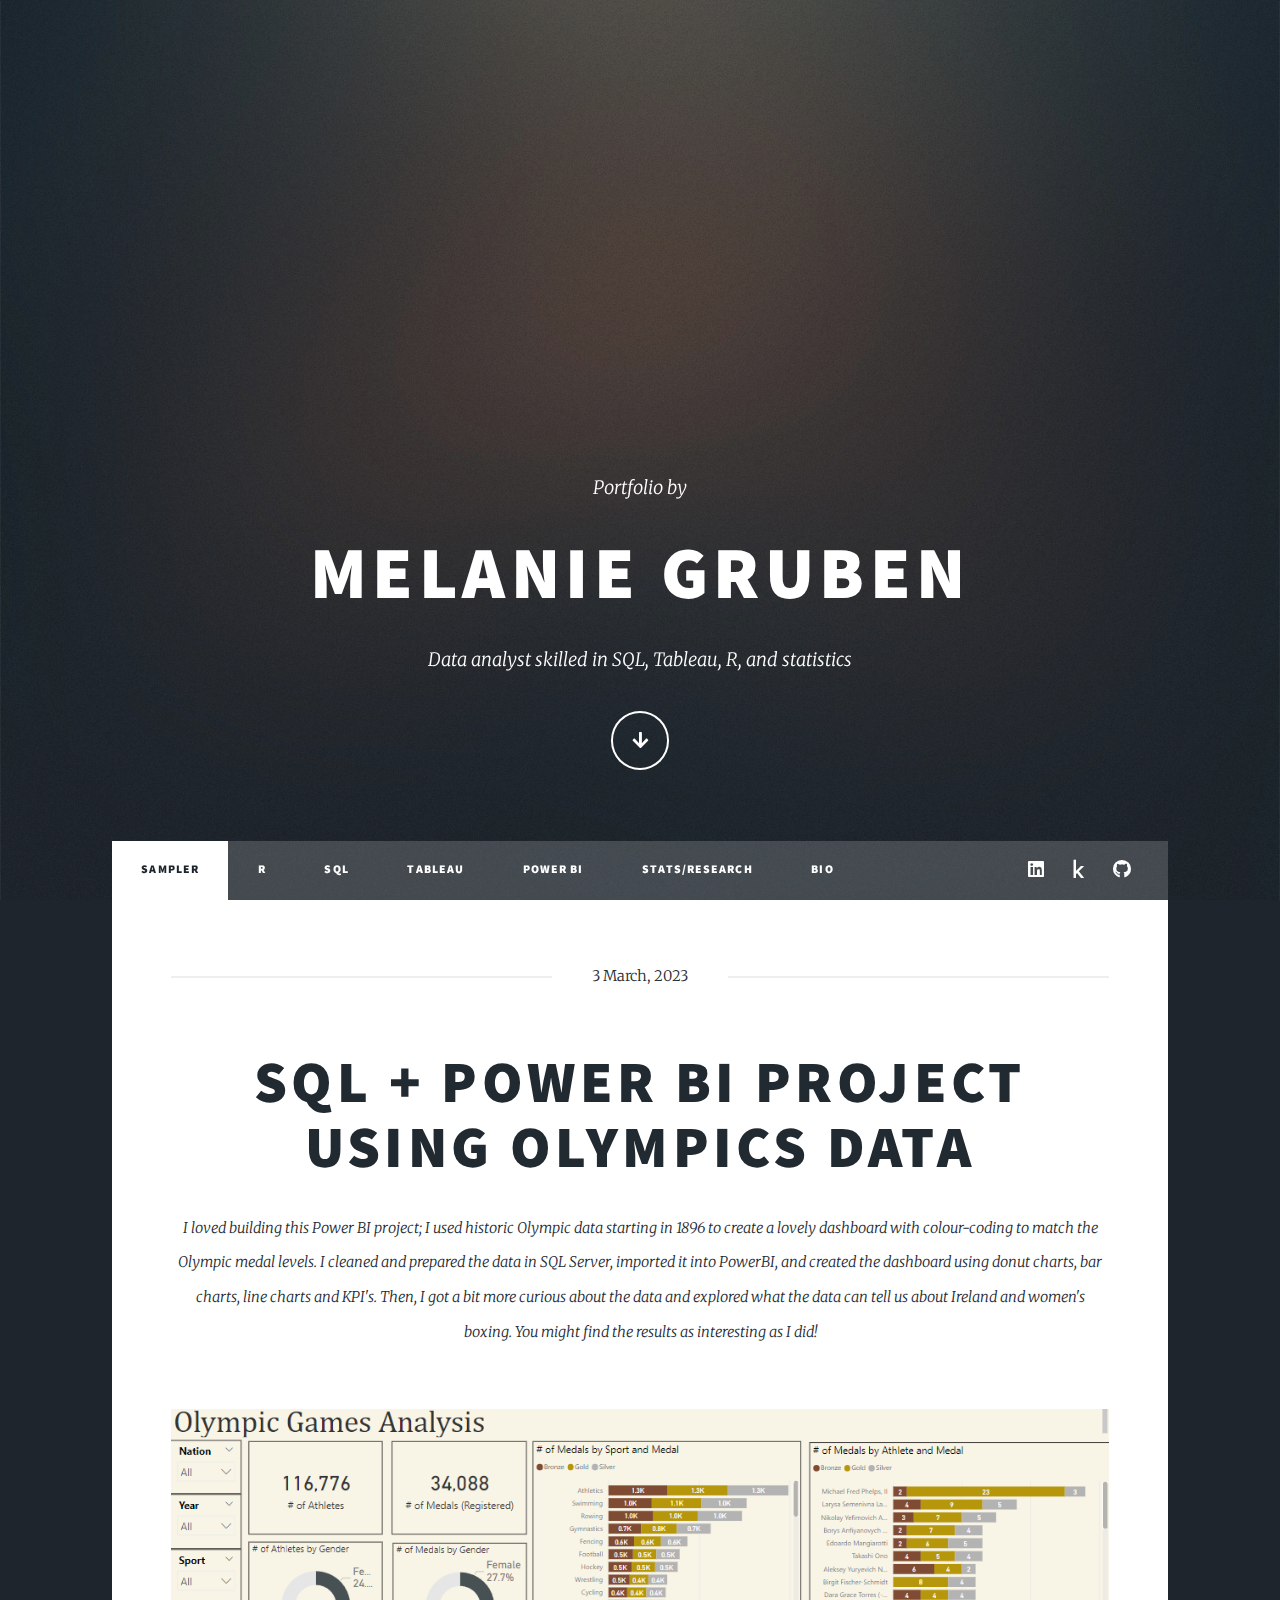
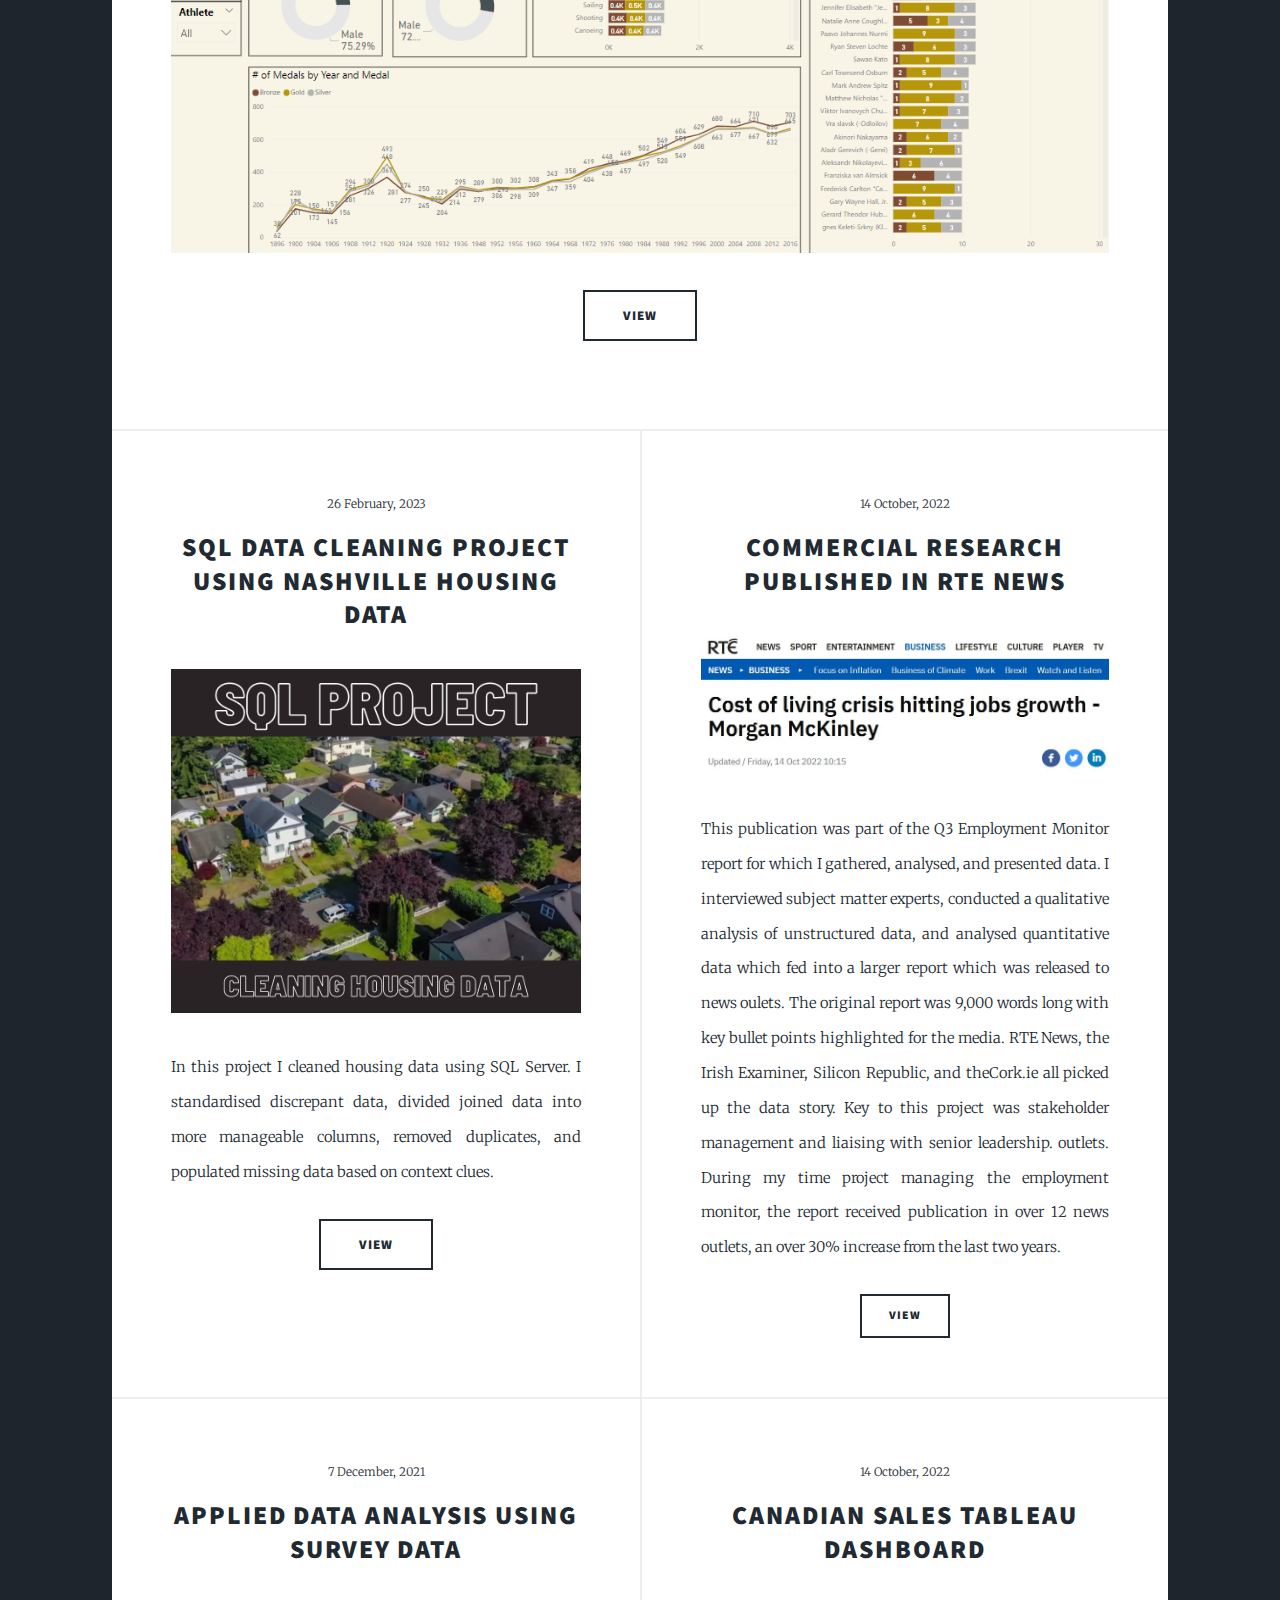
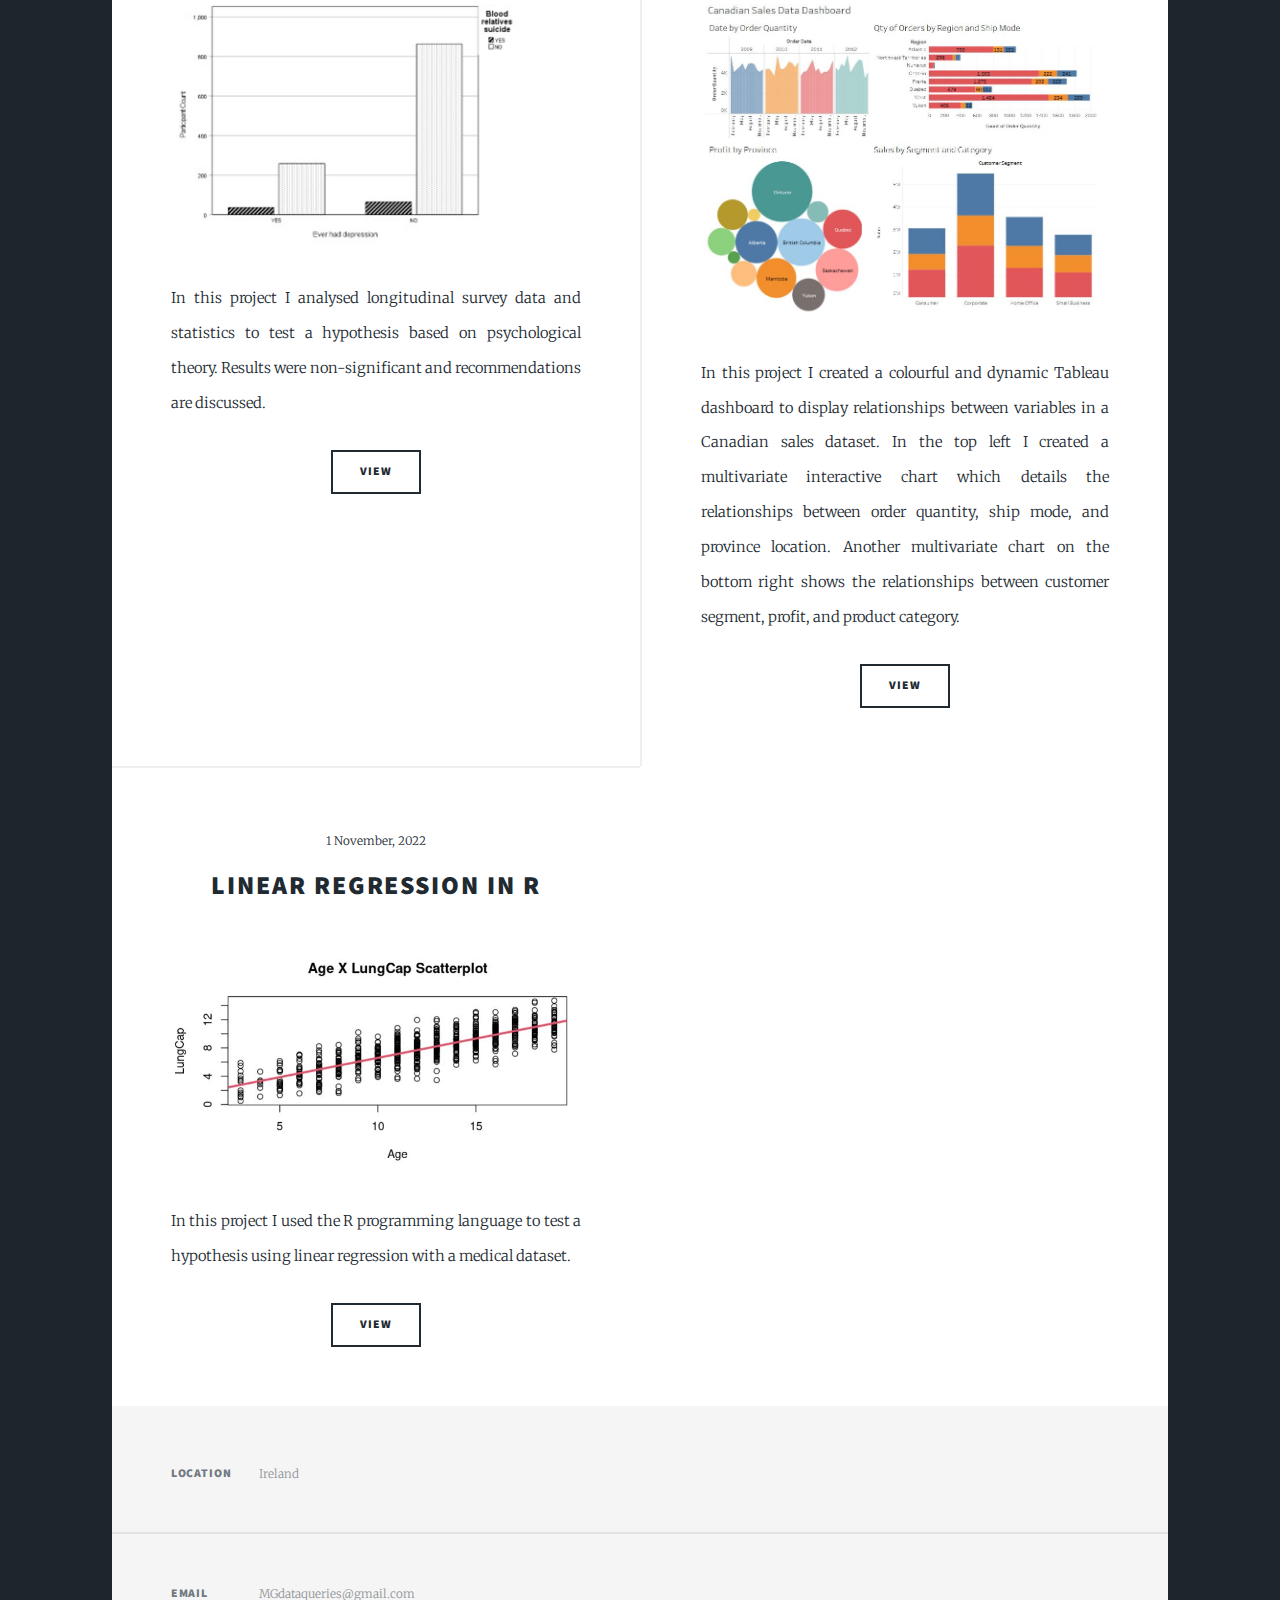
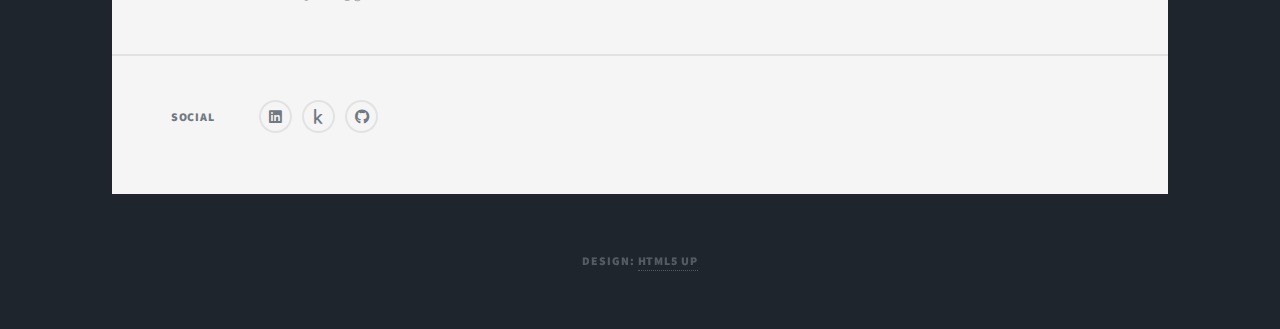
<file: index.html>
<!DOCTYPE HTML>
<!--
	Massively by HTML5 UP
	html5up.net | @ajlkn
	Free for personal and commercial use under the CCA 3.0 license (html5up.net/license)
-->
<html>
	<head>
		<title>Melanie Gruben, Data Analyst</title>
		<meta charset="utf-8" />
		<meta name="viewport" content="width=device-width, initial-scale=1, user-scalable=no" />
		<link rel="stylesheet" href="assets/css/main.css" />
		<noscript><link rel="stylesheet" href="assets/css/noscript.css" /></noscript>
	</head>
	<body class="is-preload">

		<!-- Wrapper -->
			<div id="wrapper" class="fade-in">

				<!-- Intro -->
					<div id="intro">
						<p>Portfolio by</p>
						<h1>Melanie Gruben</h1>
						<p>Data analyst skilled in SQL, Tableau, R, and statistics</p>
						<ul class="actions">
							<li><a href="#header" class="button icon solid solo fa-arrow-down scrolly">Continue</a></li>
						</ul>
					</div>

				<!-- Nav -->
					<nav id="nav">
						<ul class="links">
							<li class="active"><a href="index.html">Sampler</a></li>
							<li><a href="Rpage.html">R</a></li>
							<li><a href="SQLpage.html">SQL</a></li>
							<li><a href="Tableaupage.html">Tableau</a></li>
							<li><a href="PowerBIpage.html">Power BI</a></li>
							<li><a href="statsresearchpage.html">Stats/Research</a></li>
							<li><a href="biopage.html">Bio</a></li>
						</ul>
		
							<ul class="icons alt">
								<li><a href="https://linkedin.com/in/melanie-gruben" target="_blank" class="icon brands alt fa-linkedin"><span class="label">LinkedIn</span></a></li>

								<li><a href="https://www.kaggle.com/melaniegruben" target="_blank" class="icon brands alt fa-kaggle"><span class="label">Kaggle</span></a></li>
								<li><a href="https://github.com/MGdata7" target="_blank" class="icon brands alt fa-github"><span class="label">GitHub</span></a></li>
							
						</ul>
					</nav>

				<!-- Main -->
					<div id="main">

						<!-- Featured Post -->
							<article class="post featured">
								<header class="major">
									<span class="date">3 March, 2023</span>
									<h2><a href="https://github.com/MGdata7/SQL-Projects/blob/main/OlympicGamesProject/OlympicGames.md" target="_blank">SQL + Power BI Project Using Olympics Data<br />
								</a></h2>
									<p>I loved building this Power BI project; I used historic Olympic data starting in 1896 to create a lovely dashboard with colour-coding to match the Olympic medal levels. I cleaned and prepared the data in SQL Server, imported it into PowerBI, and created the dashboard using donut charts, bar charts, line charts and KPI's. 
										Then, I got a bit more curious about the data and explored what the data can tell us about Ireland and women's boxing. You might find the results as interesting as I did!</p>
								</header>
								<a href="https://github.com/MGdata7/SQL-Projects/blob/main/OlympicGamesProject/OlympicGames.md" target="_blank" class="image fit"><img src="images/olympicgames.png" alt="" /></a>
								<ul class="actions special">
									<li><a href="https://github.com/MGdata7/SQL-Projects/blob/main/OlympicGamesProject/OlympicGames.md" target="_blank" class="button large">View</a></li>
								</ul>
							</article>

						<!-- Posts -->
								<section class="posts">
								<article>
									<header>
									<span class="date">26 February, 2023</span>
									<h2><a href="https://github.com/MGdata7/SQL-Projects/blob/main/NashvilleHousingProject/NashvilleHousingProjectMD.md" target="_blank">SQL Data Cleaning Project using Nashville Housing Data<br />
								</a></h2></header>
									<a href="https://github.com/MGdata7/SQL-Projects/blob/main/NashvilleHousingProject/NashvilleHousingProjectMD.md" target="_blank" class="image fit"><img src="images/sqlhousingproject.png" alt="" /></a>
									<p>In this project I cleaned 
								housing data using SQL Server. I standardised discrepant data, divided joined data into more manageable columns, removed duplicates,
								and populated missing data based on context clues.</p>
							
								
								<ul class="actions special">
									<li><a href="https://github.com/MGdata7/SQL-Projects/blob/main/NashvilleHousingProject/NashvilleHousingProjectMD.md" target="_blank" class="button large">View</a></li>
								</ul>
							</article>
						
							
								<article>
									<header>
										<span class="date">14 October, 2022</span>
										<h2><a href="https://www.rte.ie/news/business/2022/1014/1329189-morgan-mcginley-employment-monitor/" target="_blank">Commercial Research Published in RTE News<br />
										</a></h2>
									</header>
									<a href="https://www.rte.ie/news/business/2022/1014/1329189-morgan-mcginley-employment-monitor/" class="image fit"><img src="images/cost-of-living-crisis.JPG" alt="" /></a>
									<p>This publication was part of the Q3 Employment Monitor report for which I gathered, analysed, and presented data. 
										I interviewed subject matter experts, conducted a qualitative analysis of unstructured data, 
										and analysed quantitative data which fed into a larger report which was released to news oulets. 
										The original report was 9,000 words long with key bullet points highlighted for the media.
										RTE News, the Irish Examiner, Silicon Republic, and theCork.ie all picked up the data story. 
										Key to this project was stakeholder management and liaising with senior leadership.
									outlets. During my time project managing the employment monitor,
									the report received publication in over 12 news outlets, an over 30% increase from the last two years.</p>
									<ul class="actions special">
										<li><a href="https://www.rte.ie/news/business/2022/1014/1329189-morgan-mcginley-employment-monitor/" target="_blank" class="button">View</a></li>
									</ul>
								</article>
								<article>
									<header>
										<span class="date">7 December, 2021</span>
										<h2><a href="https://github.com/MGdata7/Applied-Data-Analysis-Statistical-Investigation.git" target="_blank">Applied Data Analysis using Survey Data<br />
										</a></h2>
									</header>
									<a href="https://github.com/MGdata7/Applied-Data-Analysis-Statistical-Investigation.git" class="image fit"><img src="images/suicidestatsgraph.jpg" alt="" /></a>
									<p>In this project I analysed longitudinal survey data and statistics to test a hypothesis based on psychological theory. Results were non-significant and recommendations are discussed.</p>
									<ul class="actions special">
										<li><a href="https://github.com/MGdata7/Applied-Data-Analysis-Statistical-Investigation.git" target="_blank" class="button">View</a></li>
									</ul>
								</article>
								<article>
									<header>
										<span class="date">14 October, 2022</span>
										<h2><a href="https://public.tableau.com/app/profile/melanie.gruben" target="_blank">Canadian Sales Tableau Dashboard<br />
										</a></h2>
									</header>
									<a href="https://public.tableau.com/app/profile/melanie.gruben/viz/CanadianSalesDataDashboard/CanadianSalesDataDashboard" class="image fit"><img src="images/tableau2.JPG" alt="" /></a>
									<p>In this project I created a colourful and dynamic Tableau dashboard to display relationships between variables in a Canadian sales dataset. In the top left I created a multivariate interactive chart which details the relationships between order quantity, ship mode, and province location. 
										Another multivariate chart on the bottom right shows the relationships between customer segment, profit, and product category.</p>
									<ul class="actions special">
										<li><a href="https://public.tableau.com/app/profile/melanie.gruben/viz/CanadianSalesDataDashboard/CanadianSalesDataDashboard" target="_blank" class="button">View</a></li>
									</ul>
								</article>
								<article>
									<header>
										<span class="date">1 November, 2022</span>
										<h2><a href="https://github.com/MGdata7/Simple-Linear-Regression-in-R-using-Lung-Medical-Data/blob/8eba45e02b9c22fdaac69865ab99830bc0a0f2fd/Linear%20Regression%20in%20R%20Lung%20Data" target="_blank">Linear Regression in R<br />
										</a></h2>
									</header>
									<a href="https://github.com/MGdata7/Simple-Linear-Regression-in-R-using-Lung-Medical-Data/blob/8eba45e02b9c22fdaac69865ab99830bc0a0f2fd/Linear%20Regression%20in%20R%20Lung%20Data" class="image fit"><img src="images/Rscatterplot.JPG" alt="" /></a>
									<p>In this project I used the R programming language to test a hypothesis using linear regression with a medical dataset.</p>
									<ul class="actions special">
										<li><a href="https://github.com/MGdata7/Simple-Linear-Regression-in-R-using-Lung-Medical-Data/blob/8eba45e02b9c22fdaac69865ab99830bc0a0f2fd/Linear%20Regression%20in%20R%20Lung%20Data" target="_blank" class="button">View</a></li>
									</ul>
								</article>
								
							</section>

						

					</div>

				<!-- Footer -->
					<footer id="footer">
						
						<section class="split contact">
							<section class="alt">
								<h3>Location</h3>
								<p>Ireland<br />
								</p>
							</section>
							
							<section>
								<h3>Email</h3>
								<p>MGdataqueries@gmail.com</p>
							</section>
							<section>
								<h3>Social</h3>
								<ul class="icons alt">
									<li><a href="https://linkedin.com/in/melanie-gruben" class="icon brands alt fa-linkedin"><span class="label">LinkedIn</span></a></li>
	
									<li><a href="https://www.kaggle.com/melaniegruben" class="icon brands alt fa-kaggle"><span class="label">Kaggle</span></a></li>
									<li><a href="#" class="icon brands alt fa-github"><span class="label">GitHub</span></a></li>
								</ul>
							</section>
						</section>
					</footer>

				<!-- Copyright -->
					<div id="copyright">
						<ul><li>Design: <a href="https://html5up.net">HTML5 UP</a></li></ul>
					</div>

			</div>

		<!-- Scripts -->
			<script src="assets/js/jquery.min.js"></script>
			<script src="assets/js/jquery.scrollex.min.js"></script>
			<script src="assets/js/jquery.scrolly.min.js"></script>
			<script src="assets/js/browser.min.js"></script>
			<script src="assets/js/breakpoints.min.js"></script>
			<script src="assets/js/util.js"></script>
			<script src="assets/js/main.js"></script>

	</body>
</html>
</file>
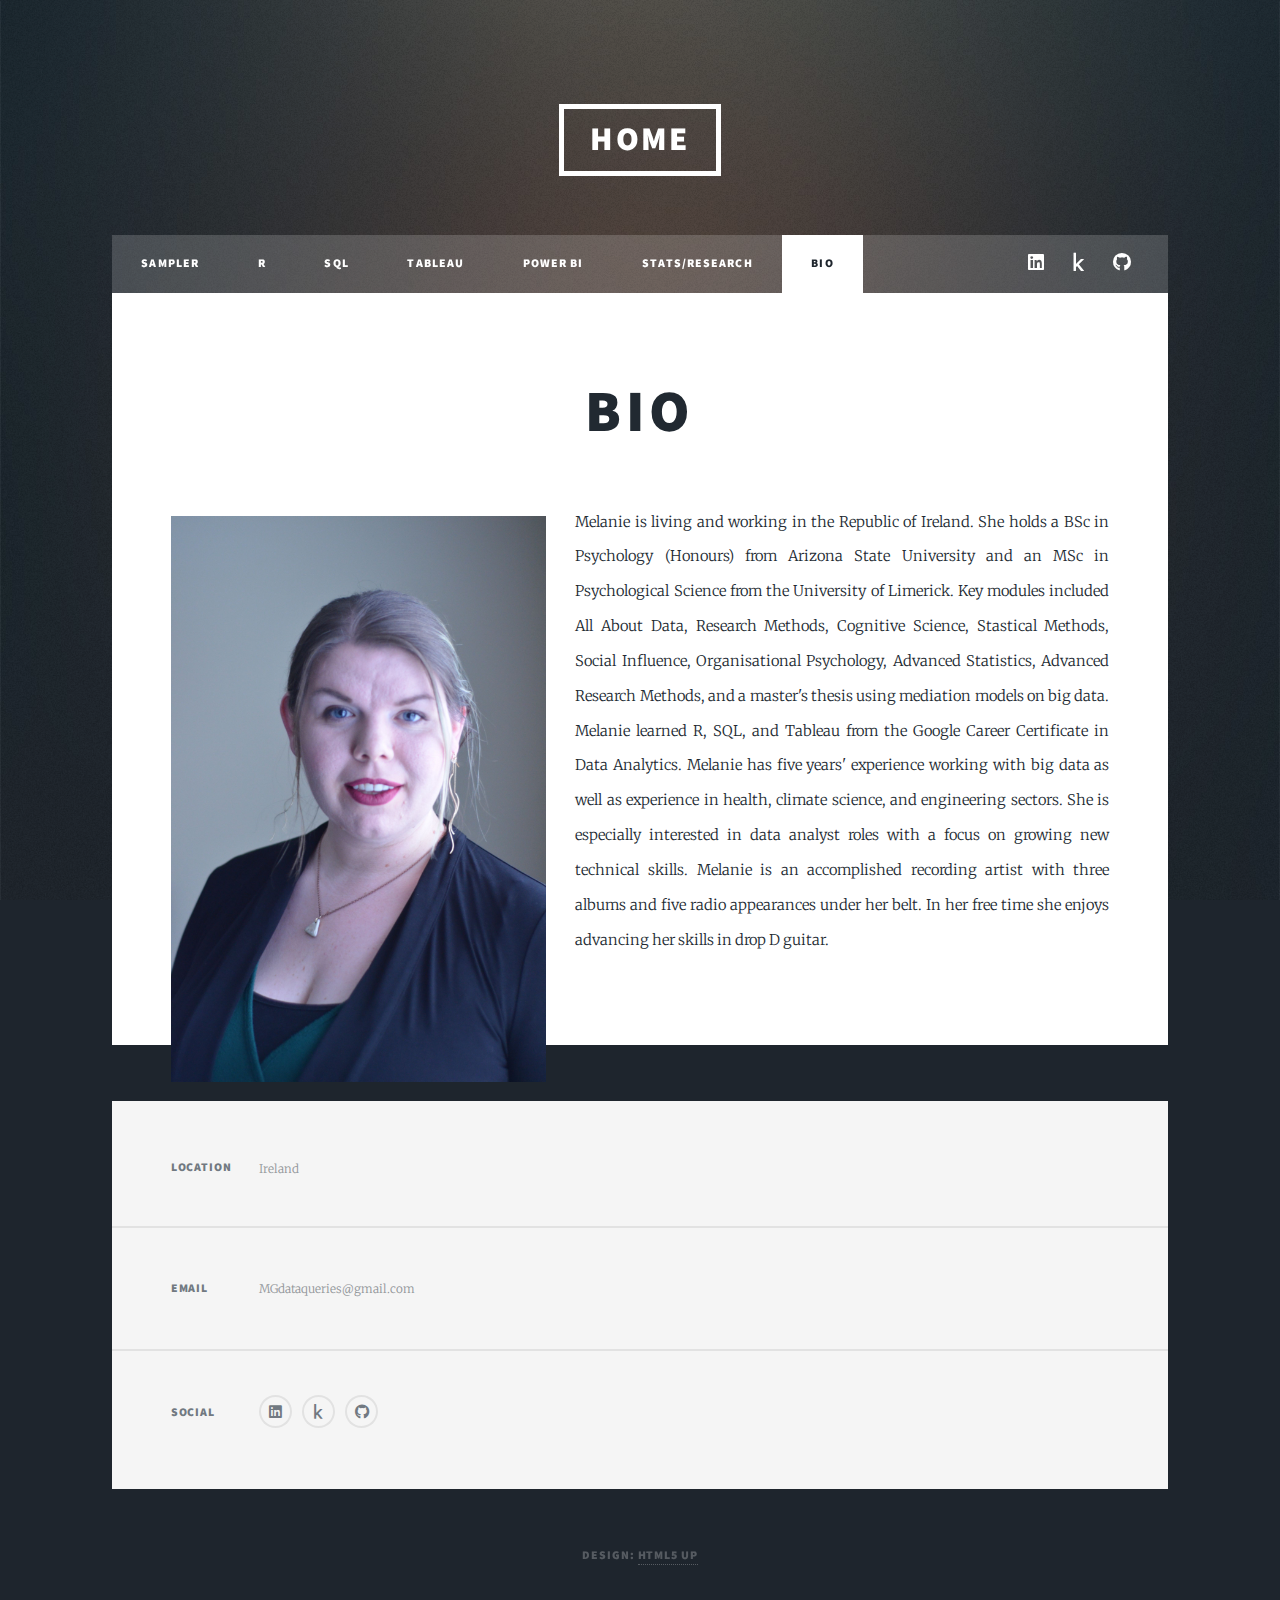
<file: biopage.html>
<!DOCTYPE HTML>
<!--
	Massively by HTML5 UP
	html5up.net | @ajlkn
	Free for personal and commercial use under the CCA 3.0 license (html5up.net/license)
-->
<html>
	<head>
		<title>Generic Page - Massively by HTML5 UP</title>
		<meta charset="utf-8" />
		<meta name="viewport" content="width=device-width, initial-scale=1, user-scalable=no" />
		<link rel="stylesheet" href="assets/css/main.css" />
		<noscript><link rel="stylesheet" href="assets/css/noscript.css" /></noscript>
	</head>
	<body class="is-preload">

		<!-- Wrapper -->
			<div id="wrapper">

				<!-- Header -->
					<header id="header">
						<a href="index.html" class="logo">Home</a>
					</header>

				<!-- Nav -->
					<nav id="nav">
						<ul class="links">
							<li><a href="index.html">Sampler</a></li>
							<li><a href="Rpage.html">R</a></li>
							<li><a href="SQLpage.html">SQL</a></li>
							<li><a href="Tableaupage.html">Tableau</a></li>
							<li><a href="PowerBIpage.html">Power BI</a></li>
							<li><a href="statsresearchpage.html">Stats/Research</a></li>
							<li class="active"><a href="biopage.html">Bio</a></li>
						</ul>
		
							<ul class="icons alt">
								<li><a href="https://linkedin.com/in/melanie-gruben" target="_blank" class="icon brands alt fa-linkedin"><span class="label">LinkedIn</span></a></li>

								<li><a href="https://www.kaggle.com/melaniegruben" target="_blank" class="icon brands alt fa-kaggle"><span class="label">Kaggle</span></a></li>
								<li><a href="https://github.com/MGdata7" target="_blank" class="icon brands alt fa-github"><span class="label">GitHub</span></a></li>
							
						</ul>
					</nav>

				<!-- Main -->
					<div id="main">

						<!-- Post -->
							<section class="post">
								<header class="major">
									<h1>Bio
									</h1>
									<p></p>
								</header>
								<div class="image left"><img src="images/headshot.jpeg" alt="" /></div>
								<p>Melanie is living and working in the Republic of Ireland. She holds a BSc in Psychology (Honours) from Arizona State University and an MSc in Psychological Science from the University of Limerick. Key modules included All About Data, Research Methods, Cognitive Science, Stastical Methods, Social Influence, Organisational Psychology, Advanced Statistics, Advanced Research Methods, and a master's thesis using mediation models on big data. Melanie learned R, SQL, and Tableau from the Google Career Certificate in Data Analytics. Melanie has five years' experience working with big data as well as experience in health, climate science, and engineering sectors. She is especially interested in data analyst roles with a focus on growing new technical skills.
								Melanie is an accomplished recording artist with three albums and five radio appearances under her belt. In her free time she enjoys advancing her skills in drop D guitar.</p>
						</section>
					</div>
				</div>


				<!-- Footer -->
					<footer id="footer">
						
						<section class="split contact">
							<section class="alt">
								<h3>Location</h3>
								<p>Ireland<br />
								</p>
							</section>
							
							<section>
								<h3>Email</h3>
								<p>MGdataqueries@gmail.com</p>
							</section>
							<section>
								<h3>Social</h3>
								<ul class="icons alt">
									<li><a href="https://linkedin.com/in/melanie-gruben" class="icon brands alt fa-linkedin"><span class="label">LinkedIn</span></a></li>
	
									<li><a href="https://www.kaggle.com/melaniegruben" class="icon brands alt fa-kaggle"><span class="label">Kaggle</span></a></li>
									<li><a href="#" class="icon brands alt fa-github"><span class="label">GitHub</span></a></li>
								</ul>
							</section>
						</section>
					</footer>

				<!-- Copyright -->
					<div id="copyright">
						<ul><li>Design: <a href="https://html5up.net">HTML5 UP</a></li></ul>
					</div>

		
		<!-- Scripts -->
			<script src="assets/js/jquery.min.js"></script>
			<script src="assets/js/jquery.scrollex.min.js"></script>
			<script src="assets/js/jquery.scrolly.min.js"></script>
			<script src="assets/js/browser.min.js"></script>
			<script src="assets/js/breakpoints.min.js"></script>
			<script src="assets/js/util.js"></script>
			<script src="assets/js/main.js"></script>

	</body>
</html>
</file>
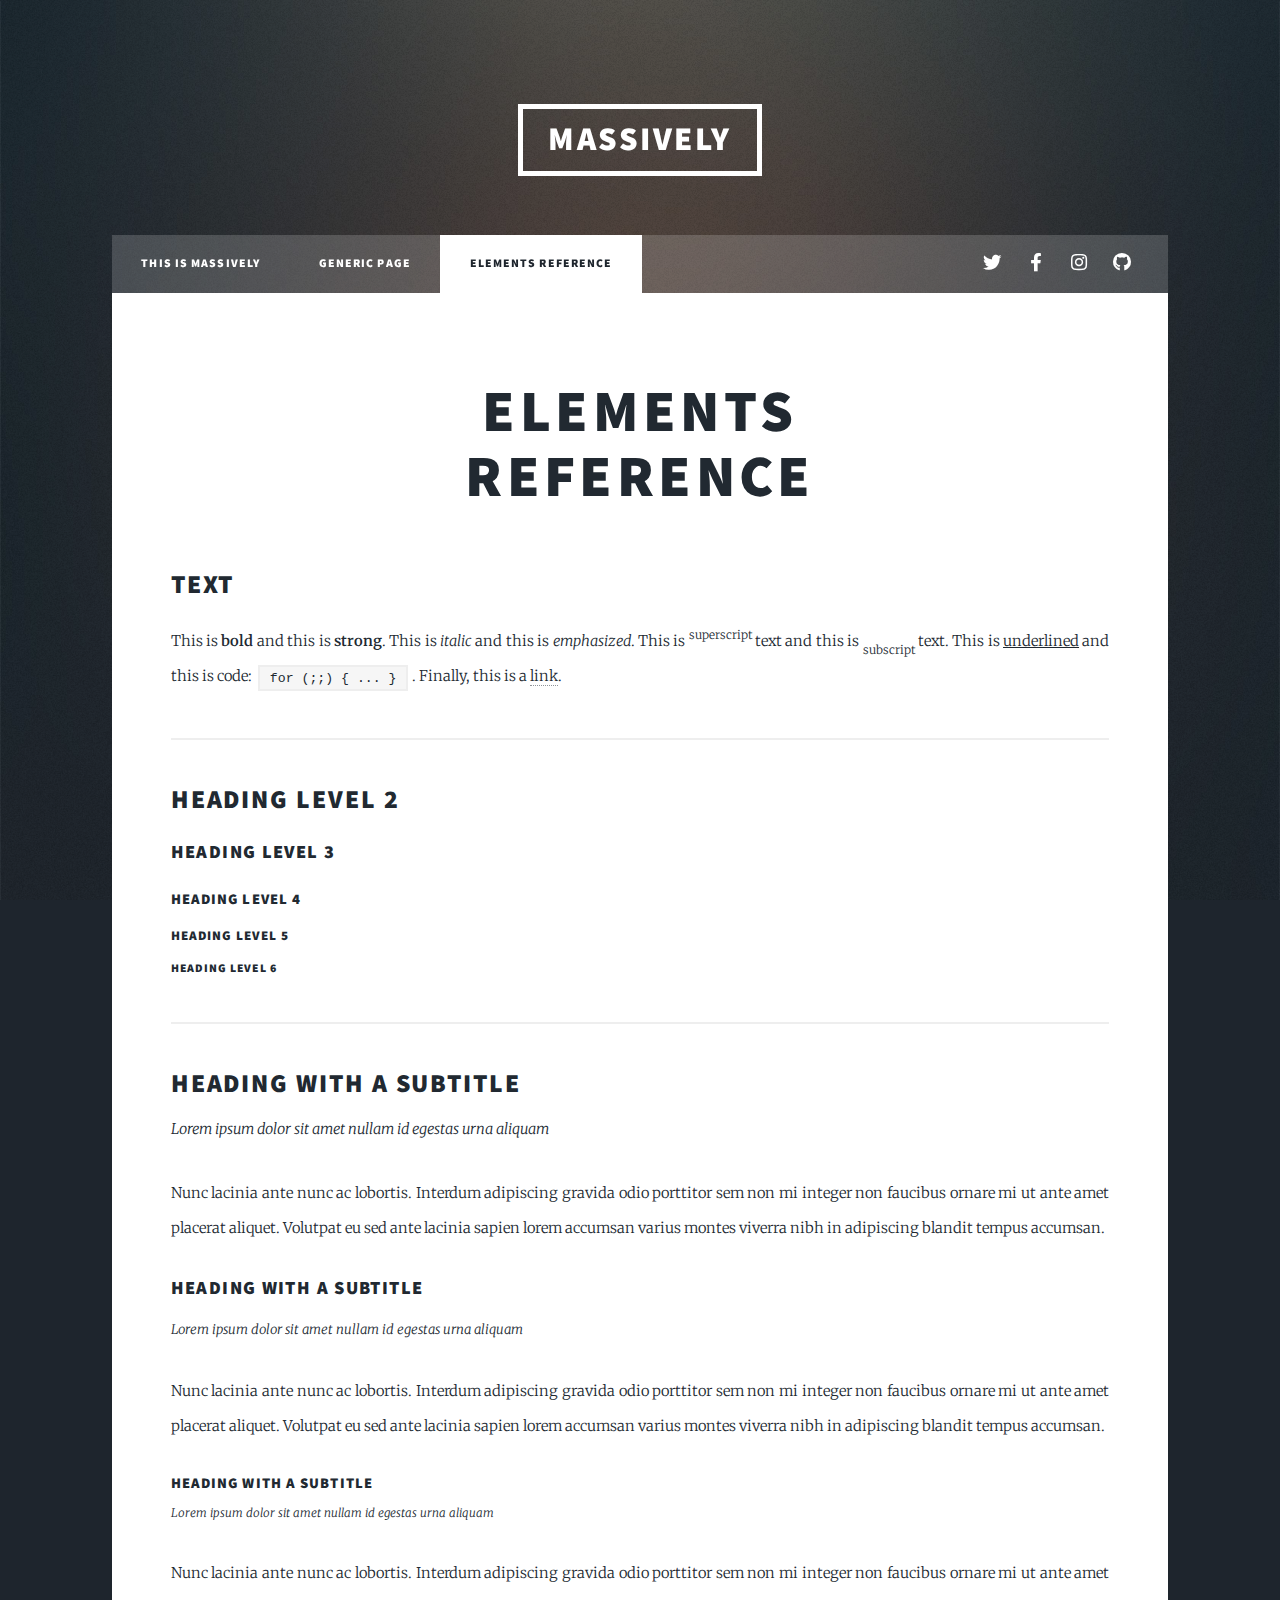
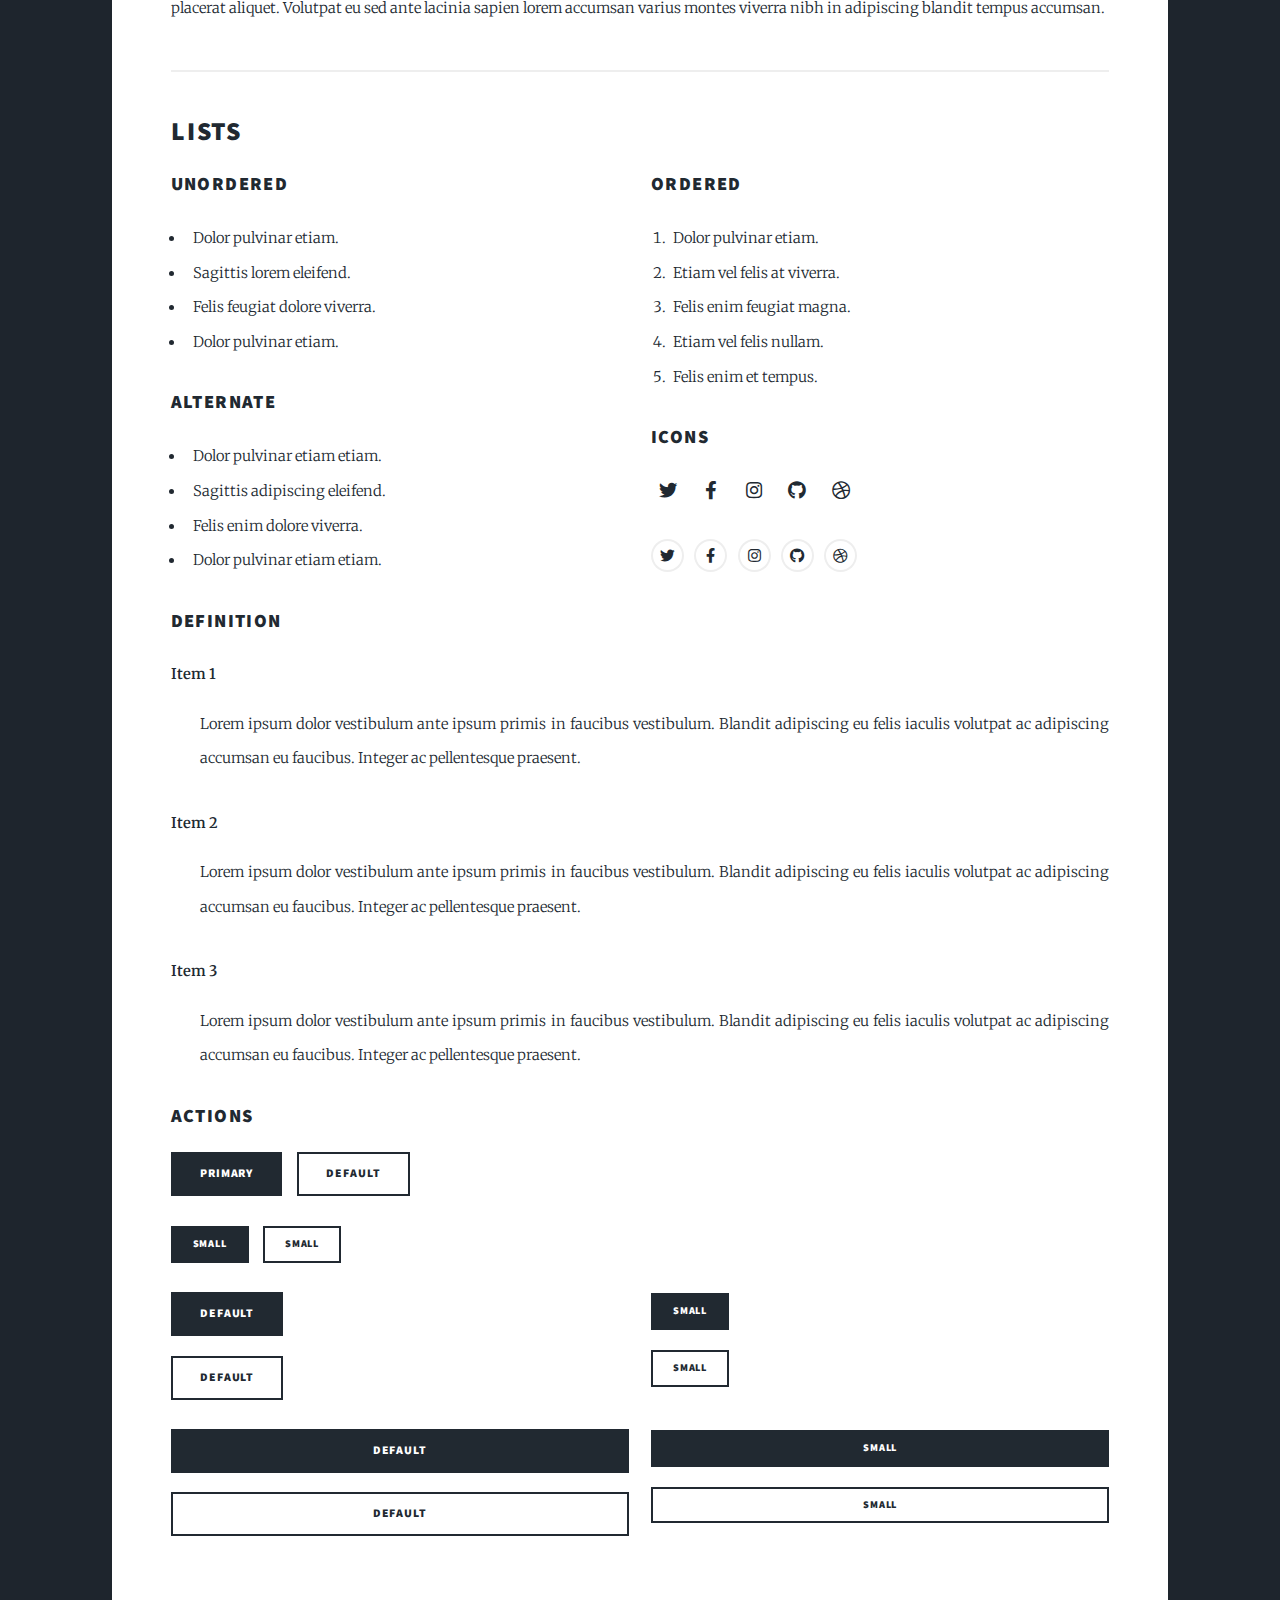
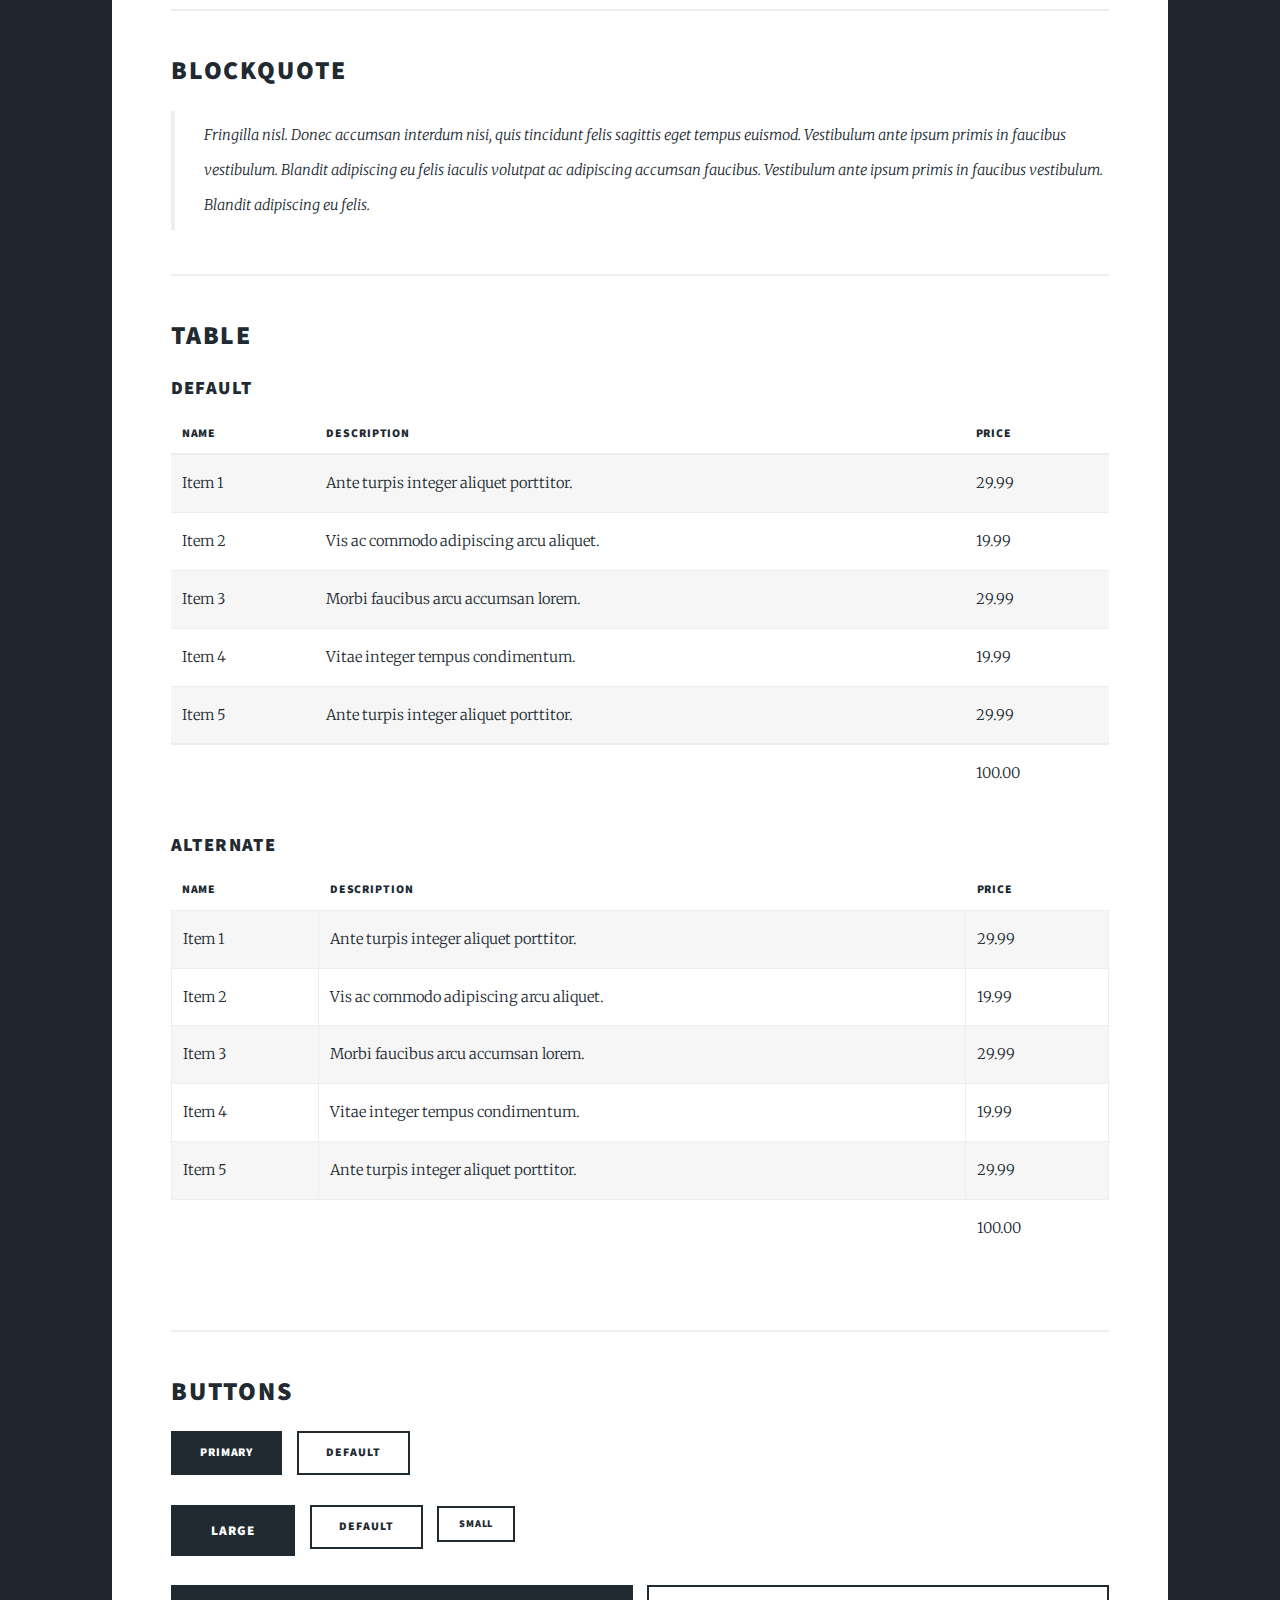
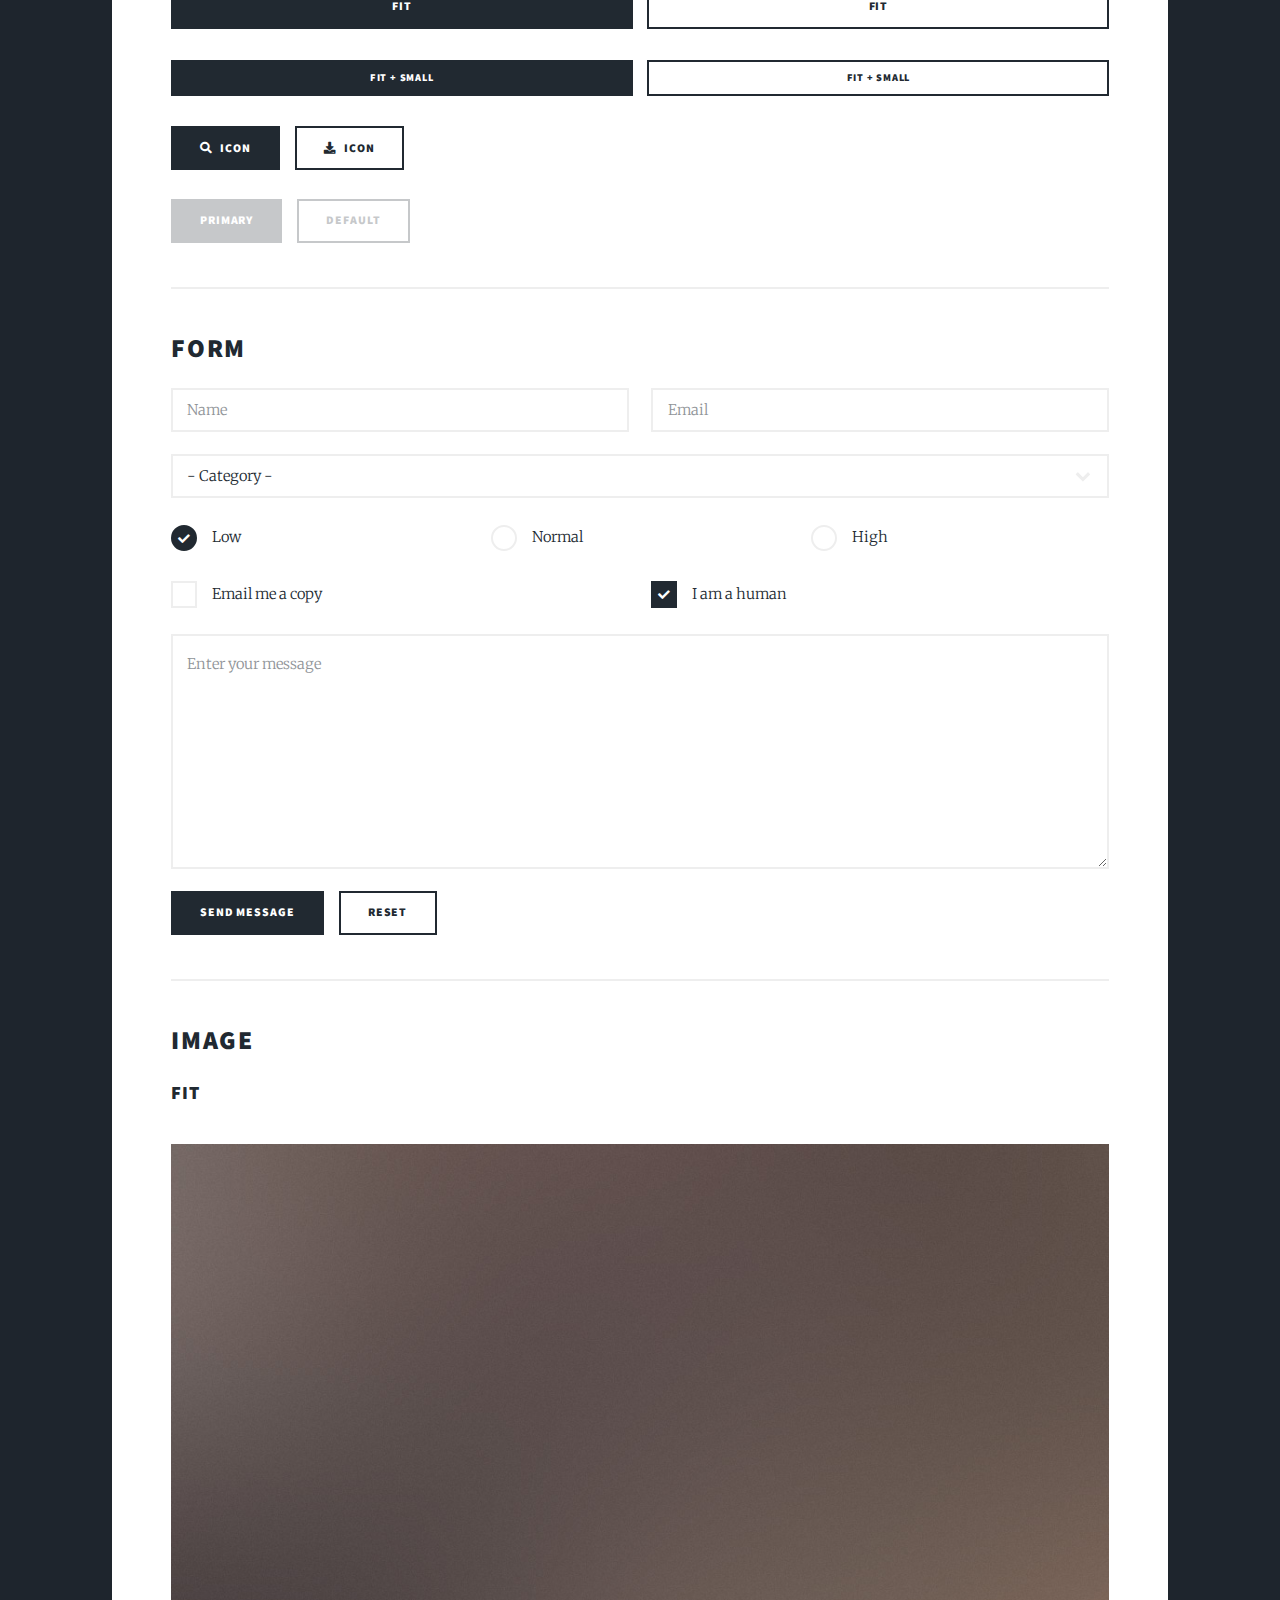
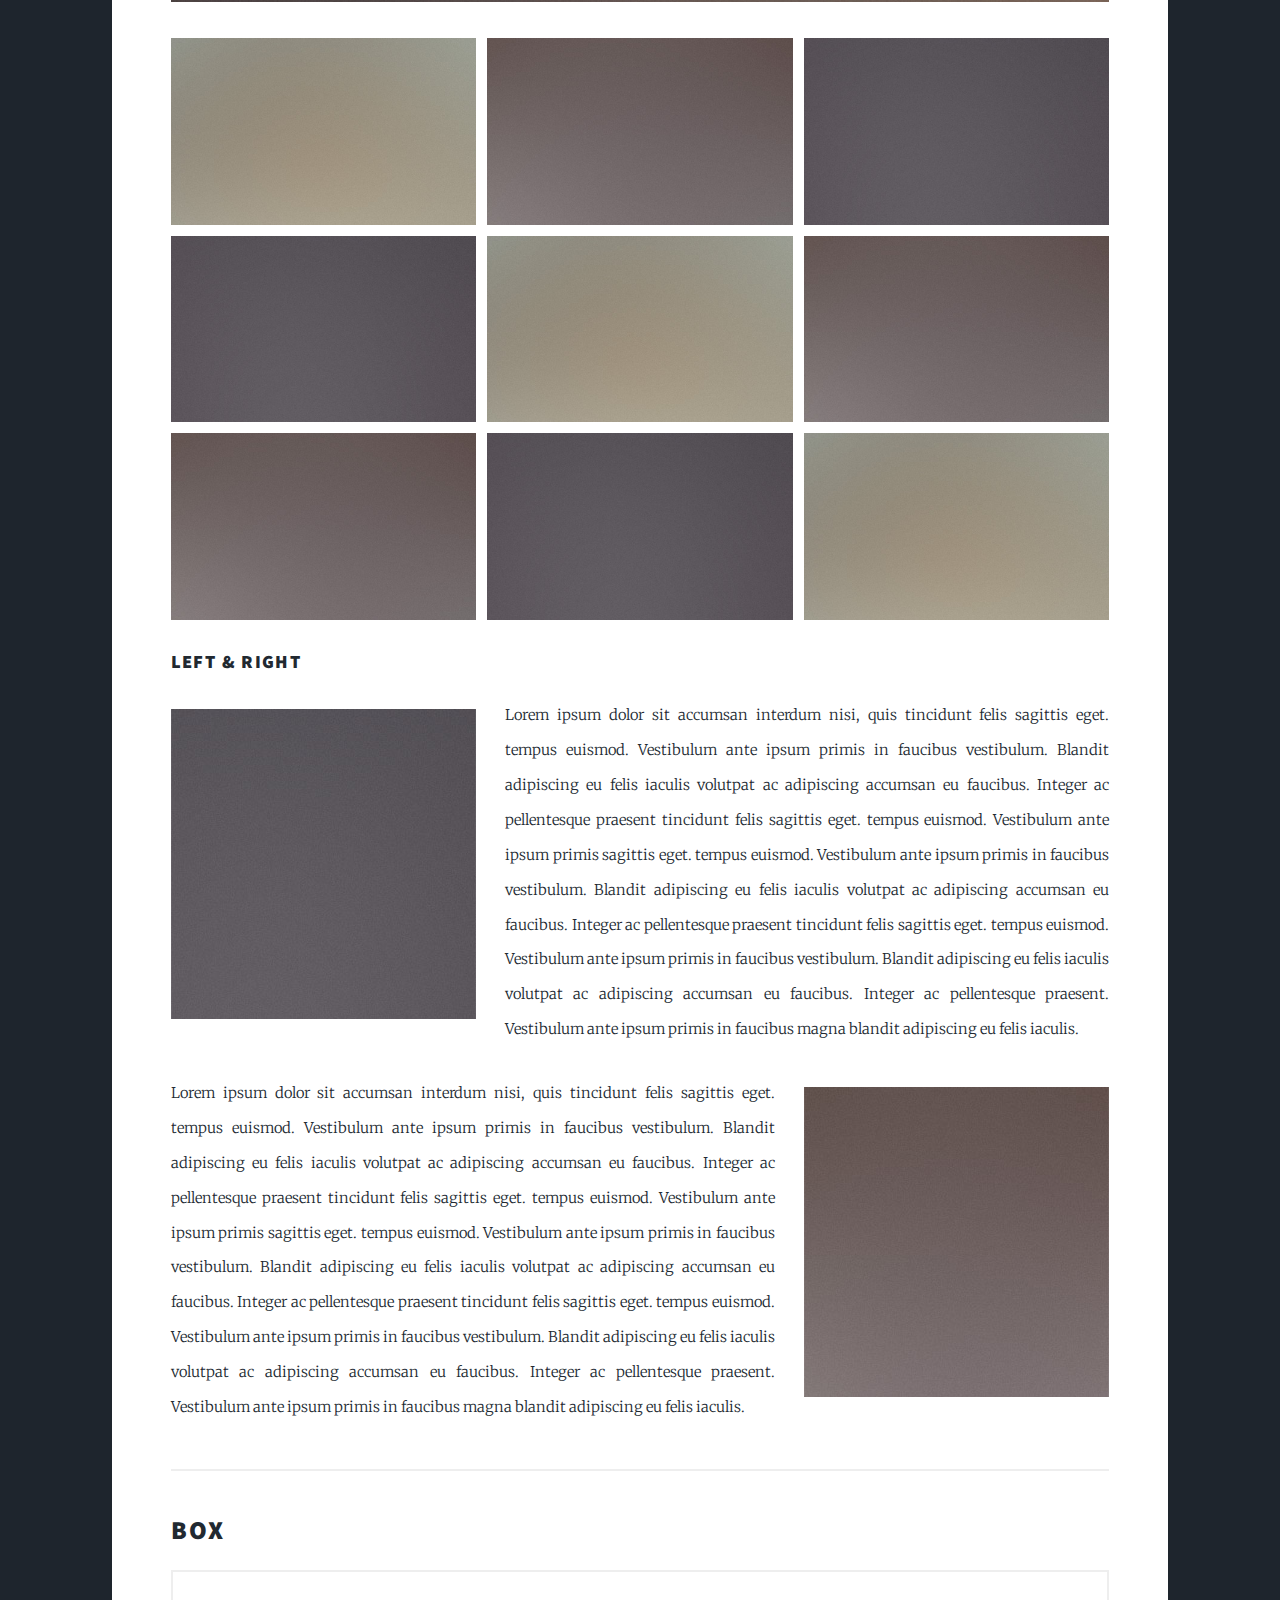
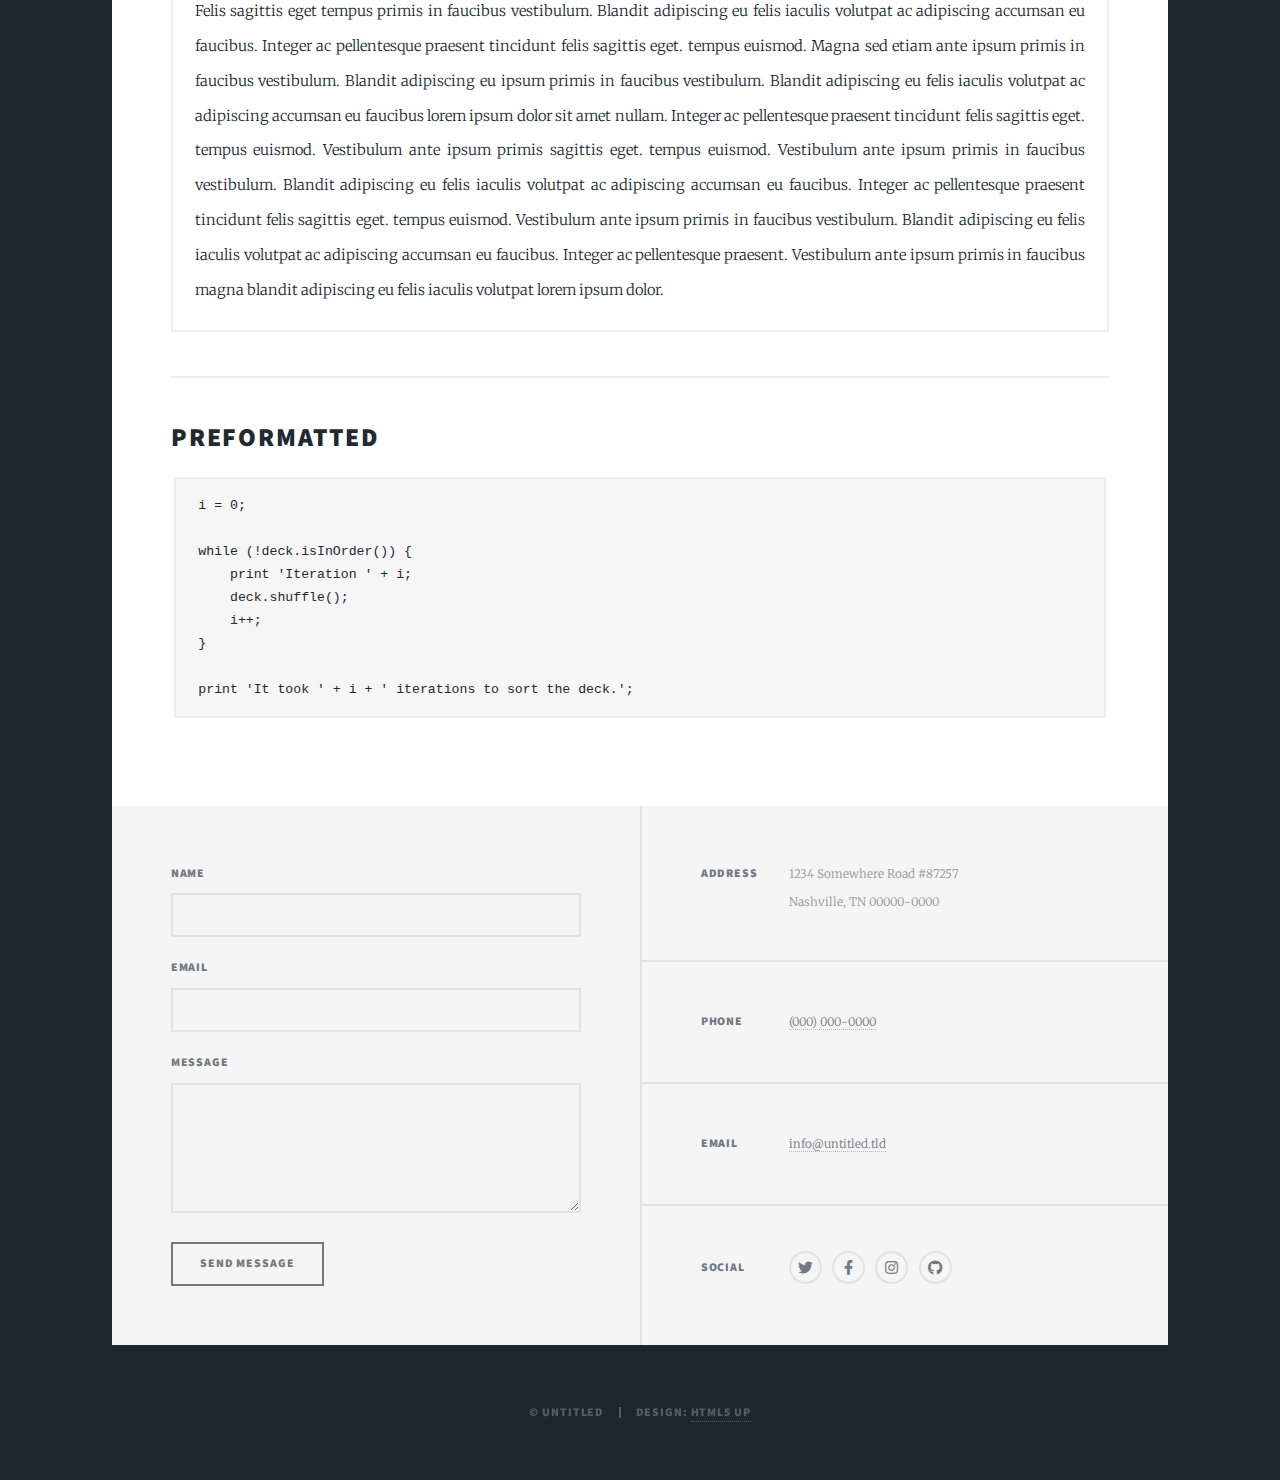
<file: elements.html>
<!DOCTYPE HTML>
<!--
	Massively by HTML5 UP
	html5up.net | @ajlkn
	Free for personal and commercial use under the CCA 3.0 license (html5up.net/license)
-->
<html>
	<head>
		<title>Elements Reference - Massively by HTML5 UP</title>
		<meta charset="utf-8" />
		<meta name="viewport" content="width=device-width, initial-scale=1, user-scalable=no" />
		<link rel="stylesheet" href="assets/css/main.css" />
		<noscript><link rel="stylesheet" href="assets/css/noscript.css" /></noscript>
	</head>
	<body class="is-preload">

		<!-- Wrapper -->
			<div id="wrapper">

				<!-- Header -->
					<header id="header">
						<a href="index.html" class="logo">Massively</a>
					</header>

				<!-- Nav -->
					<nav id="nav">
						<ul class="links">
							<li><a href="index.html">This is Massively</a></li>
							<li><a href="generic.html">Generic Page</a></li>
							<li class="active"><a href="elements.html">Elements Reference</a></li>
						</ul>
						<ul class="icons">
							<li><a href="#" class="icon brands fa-twitter"><span class="label">Twitter</span></a></li>
							<li><a href="#" class="icon brands fa-facebook-f"><span class="label">Facebook</span></a></li>
							<li><a href="#" class="icon brands fa-instagram"><span class="label">Instagram</span></a></li>
							<li><a href="#" class="icon brands fa-github"><span class="label">GitHub</span></a></li>
						</ul>
					</nav>

				<!-- Main -->
					<div id="main">

						<!-- Post -->
							<section class="post">
								<header class="major">
									<h1>Elements<br />
									Reference</h1>
								</header>

								<!-- Text stuff -->
									<h2>Text</h2>
									<p>This is <b>bold</b> and this is <strong>strong</strong>. This is <i>italic</i> and this is <em>emphasized</em>.
									This is <sup>superscript</sup> text and this is <sub>subscript</sub> text.
									This is <u>underlined</u> and this is code: <code>for (;;) { ... }</code>.
									Finally, this is a <a href="#">link</a>.</p>
									<hr />
									<h2>Heading Level 2</h2>
									<h3>Heading Level 3</h3>
									<h4>Heading Level 4</h4>
									<h5>Heading Level 5</h5>
									<h6>Heading Level 6</h6>
									<hr />
									<header>
										<h2>Heading with a Subtitle</h2>
										<p>Lorem ipsum dolor sit amet nullam id egestas urna aliquam</p>
									</header>
									<p>Nunc lacinia ante nunc ac lobortis. Interdum adipiscing gravida odio porttitor sem non mi integer non faucibus ornare mi ut ante amet placerat aliquet. Volutpat eu sed ante lacinia sapien lorem accumsan varius montes viverra nibh in adipiscing blandit tempus accumsan.</p>
									<header>
										<h3>Heading with a Subtitle</h3>
										<p>Lorem ipsum dolor sit amet nullam id egestas urna aliquam</p>
									</header>
									<p>Nunc lacinia ante nunc ac lobortis. Interdum adipiscing gravida odio porttitor sem non mi integer non faucibus ornare mi ut ante amet placerat aliquet. Volutpat eu sed ante lacinia sapien lorem accumsan varius montes viverra nibh in adipiscing blandit tempus accumsan.</p>
									<header>
										<h4>Heading with a Subtitle</h4>
										<p>Lorem ipsum dolor sit amet nullam id egestas urna aliquam</p>
									</header>
									<p>Nunc lacinia ante nunc ac lobortis. Interdum adipiscing gravida odio porttitor sem non mi integer non faucibus ornare mi ut ante amet placerat aliquet. Volutpat eu sed ante lacinia sapien lorem accumsan varius montes viverra nibh in adipiscing blandit tempus accumsan.</p>

									<hr />

								<!-- Lists -->
									<h2>Lists</h2>
									<div class="row">
										<div class="col-6 col-12-small">

											<h3>Unordered</h3>
											<ul>
												<li>Dolor pulvinar etiam.</li>
												<li>Sagittis lorem eleifend.</li>
												<li>Felis feugiat dolore viverra.</li>
												<li>Dolor pulvinar etiam.</li>
											</ul>

											<h3>Alternate</h3>
											<ul class="alt">
												<li>Dolor pulvinar etiam etiam.</li>
												<li>Sagittis adipiscing eleifend.</li>
												<li>Felis enim dolore viverra.</li>
												<li>Dolor pulvinar etiam etiam.</li>
											</ul>

										</div>
										<div class="col-6 col-12-small">

											<h3>Ordered</h3>
											<ol>
												<li>Dolor pulvinar etiam.</li>
												<li>Etiam vel felis at viverra.</li>
												<li>Felis enim feugiat magna.</li>
												<li>Etiam vel felis nullam.</li>
												<li>Felis enim et tempus.</li>
											</ol>

											<h3>Icons</h3>
											<ul class="icons">
												<li><a href="#" class="icon brands fa-twitter"><span class="label">Twitter</span></a></li>
												<li><a href="#" class="icon brands fa-facebook-f"><span class="label">Facebook</span></a></li>
												<li><a href="#" class="icon brands fa-instagram"><span class="label">Instagram</span></a></li>
												<li><a href="#" class="icon brands fa-github"><span class="label">Github</span></a></li>
												<li><a href="#" class="icon brands fa-dribbble"><span class="label">Dribbble</span></a></li>
											</ul>
											<ul class="icons alt">
												<li><a href="#" class="icon brands alt fa-twitter"><span class="label">Twitter</span></a></li>
												<li><a href="#" class="icon brands alt fa-facebook-f"><span class="label">Facebook</span></a></li>
												<li><a href="#" class="icon brands alt fa-instagram"><span class="label">Instagram</span></a></li>
												<li><a href="#" class="icon brands alt fa-github"><span class="label">Github</span></a></li>
												<li><a href="#" class="icon brands alt fa-dribbble"><span class="label">Dribbble</span></a></li>
											</ul>

										</div>
									</div>
									<h3>Definition</h3>
									<dl>
										<dt>Item 1</dt>
										<dd>
											<p>Lorem ipsum dolor vestibulum ante ipsum primis in faucibus vestibulum. Blandit adipiscing eu felis iaculis volutpat ac adipiscing accumsan eu faucibus. Integer ac pellentesque praesent.</p>
										</dd>
										<dt>Item 2</dt>
										<dd>
											<p>Lorem ipsum dolor vestibulum ante ipsum primis in faucibus vestibulum. Blandit adipiscing eu felis iaculis volutpat ac adipiscing accumsan eu faucibus. Integer ac pellentesque praesent.</p>
										</dd>
										<dt>Item 3</dt>
										<dd>
											<p>Lorem ipsum dolor vestibulum ante ipsum primis in faucibus vestibulum. Blandit adipiscing eu felis iaculis volutpat ac adipiscing accumsan eu faucibus. Integer ac pellentesque praesent.</p>
										</dd>
									</dl>

									<h3>Actions</h3>
									<ul class="actions">
										<li><a href="#" class="button primary">Primary</a></li>
										<li><a href="#" class="button">Default</a></li>
									</ul>
									<ul class="actions small">
										<li><a href="#" class="button primary small">Small</a></li>
										<li><a href="#" class="button small">Small</a></li>
									</ul>
									<div class="row">
										<div class="col-6 col-12-small">
											<ul class="actions stacked">
												<li><a href="#" class="button primary">Default</a></li>
												<li><a href="#" class="button">Default</a></li>
											</ul>
										</div>
										<div class="col-6 col-12-small">
											<ul class="actions stacked">
												<li><a href="#" class="button primary small">Small</a></li>
												<li><a href="#" class="button small">Small</a></li>
											</ul>
										</div>
									</div>
									<div class="row">
										<div class="col-6 col-12-small">
											<ul class="actions stacked">
												<li><a href="#" class="button primary fit">Default</a></li>
												<li><a href="#" class="button fit">Default</a></li>
											</ul>
										</div>
										<div class="col-6 col-12-small">
											<ul class="actions stacked">
												<li><a href="#" class="button primary small fit">Small</a></li>
												<li><a href="#" class="button small fit">Small</a></li>
											</ul>
										</div>
									</div>

									<hr />

								<!-- Blockquote -->
									<h2>Blockquote</h2>
									<blockquote>Fringilla nisl. Donec accumsan interdum nisi, quis tincidunt felis sagittis eget tempus euismod. Vestibulum ante ipsum primis in faucibus vestibulum. Blandit adipiscing eu felis iaculis volutpat ac adipiscing accumsan faucibus. Vestibulum ante ipsum primis in faucibus vestibulum. Blandit adipiscing eu felis.</blockquote>

									<hr />

								<!-- Table -->
									<h2>Table</h2>

									<h3>Default</h3>
									<div class="table-wrapper">
										<table>
											<thead>
												<tr>
													<th>Name</th>
													<th>Description</th>
													<th>Price</th>
												</tr>
											</thead>
											<tbody>
												<tr>
													<td>Item 1</td>
													<td>Ante turpis integer aliquet porttitor.</td>
													<td>29.99</td>
												</tr>
												<tr>
													<td>Item 2</td>
													<td>Vis ac commodo adipiscing arcu aliquet.</td>
													<td>19.99</td>
												</tr>
												<tr>
													<td>Item 3</td>
													<td> Morbi faucibus arcu accumsan lorem.</td>
													<td>29.99</td>
												</tr>
												<tr>
													<td>Item 4</td>
													<td>Vitae integer tempus condimentum.</td>
													<td>19.99</td>
												</tr>
												<tr>
													<td>Item 5</td>
													<td>Ante turpis integer aliquet porttitor.</td>
													<td>29.99</td>
												</tr>
											</tbody>
											<tfoot>
												<tr>
													<td colspan="2"></td>
													<td>100.00</td>
												</tr>
											</tfoot>
										</table>
									</div>

									<h3>Alternate</h3>
									<div class="table-wrapper">
										<table class="alt">
											<thead>
												<tr>
													<th>Name</th>
													<th>Description</th>
													<th>Price</th>
												</tr>
											</thead>
											<tbody>
												<tr>
													<td>Item 1</td>
													<td>Ante turpis integer aliquet porttitor.</td>
													<td>29.99</td>
												</tr>
												<tr>
													<td>Item 2</td>
													<td>Vis ac commodo adipiscing arcu aliquet.</td>
													<td>19.99</td>
												</tr>
												<tr>
													<td>Item 3</td>
													<td> Morbi faucibus arcu accumsan lorem.</td>
													<td>29.99</td>
												</tr>
												<tr>
													<td>Item 4</td>
													<td>Vitae integer tempus condimentum.</td>
													<td>19.99</td>
												</tr>
												<tr>
													<td>Item 5</td>
													<td>Ante turpis integer aliquet porttitor.</td>
													<td>29.99</td>
												</tr>
											</tbody>
											<tfoot>
												<tr>
													<td colspan="2"></td>
													<td>100.00</td>
												</tr>
											</tfoot>
										</table>
									</div>

									<hr />

								<!-- Buttons -->
									<h2>Buttons</h2>
									<ul class="actions">
										<li><a href="#" class="button primary">Primary</a></li>
										<li><a href="#" class="button">Default</a></li>
									</ul>
									<ul class="actions">
										<li><a href="#" class="button primary large">Large</a></li>
										<li><a href="#" class="button">Default</a></li>
										<li><a href="#" class="button small">Small</a></li>
									</ul>
									<ul class="actions fit">
										<li><a href="#" class="button primary fit">Fit</a></li>
										<li><a href="#" class="button fit">Fit</a></li>
									</ul>
									<ul class="actions fit small">
										<li><a href="#" class="button primary fit small">Fit + Small</a></li>
										<li><a href="#" class="button fit small">Fit + Small</a></li>
									</ul>
									<ul class="actions">
										<li><a href="#" class="button primary icon solid fa-search">Icon</a></li>
										<li><a href="#" class="button icon solid fa-download">Icon</a></li>
									</ul>
									<ul class="actions">
										<li><span class="button primary disabled">Primary</span></li>
										<li><span class="button disabled">Default</span></li>
									</ul>

									<hr />

								<!-- Form -->
									<h2>Form</h2>

									<form method="post" action="#">
										<div class="row gtr-uniform">
											<div class="col-6 col-12-xsmall">
												<input type="text" name="demo-name" id="demo-name" value="" placeholder="Name" />
											</div>
											<div class="col-6 col-12-xsmall">
												<input type="email" name="demo-email" id="demo-email" value="" placeholder="Email" />
											</div>
											<!-- Break -->
											<div class="col-12">
												<select name="demo-category" id="demo-category">
													<option value="">- Category -</option>
													<option value="1">Manufacturing</option>
													<option value="1">Shipping</option>
													<option value="1">Administration</option>
													<option value="1">Human Resources</option>
												</select>
											</div>
											<!-- Break -->
											<div class="col-4 col-12-small">
												<input type="radio" id="demo-priority-low" name="demo-priority" checked>
												<label for="demo-priority-low">Low</label>
											</div>
											<div class="col-4 col-12-small">
												<input type="radio" id="demo-priority-normal" name="demo-priority">
												<label for="demo-priority-normal">Normal</label>
											</div>
											<div class="col-4 col-12-small">
												<input type="radio" id="demo-priority-high" name="demo-priority">
												<label for="demo-priority-high">High</label>
											</div>
											<!-- Break -->
											<div class="col-6 col-12-small">
												<input type="checkbox" id="demo-copy" name="demo-copy">
												<label for="demo-copy">Email me a copy</label>
											</div>
											<div class="col-6 col-12-small">
												<input type="checkbox" id="demo-human" name="demo-human" checked>
												<label for="demo-human">I am a human</label>
											</div>
											<!-- Break -->
											<div class="col-12">
												<textarea name="demo-message" id="demo-message" placeholder="Enter your message" rows="6"></textarea>
											</div>
											<!-- Break -->
											<div class="col-12">
												<ul class="actions">
													<li><input type="submit" value="Send Message" class="primary" /></li>
													<li><input type="reset" value="Reset" /></li>
												</ul>
											</div>
										</div>
									</form>

									<hr />

								<!-- Image -->
									<h2>Image</h2>

									<h3>Fit</h3>
									<span class="image fit"><img src="images/pic01.jpg" alt="" /></span>
									<div class="box alt">
										<div class="row gtr-50 gtr-uniform">
											<div class="col-4"><span class="image fit"><img src="images/pic02.jpg" alt="" /></span></div>
											<div class="col-4"><span class="image fit"><img src="images/pic03.jpg" alt="" /></span></div>
											<div class="col-4"><span class="image fit"><img src="images/pic04.jpg" alt="" /></span></div>
											<!-- Break -->
											<div class="col-4"><span class="image fit"><img src="images/pic04.jpg" alt="" /></span></div>
											<div class="col-4"><span class="image fit"><img src="images/pic02.jpg" alt="" /></span></div>
											<div class="col-4"><span class="image fit"><img src="images/pic03.jpg" alt="" /></span></div>
											<!-- Break -->
											<div class="col-4"><span class="image fit"><img src="images/pic03.jpg" alt="" /></span></div>
											<div class="col-4"><span class="image fit"><img src="images/pic04.jpg" alt="" /></span></div>
											<div class="col-4"><span class="image fit"><img src="images/pic02.jpg" alt="" /></span></div>
										</div>
									</div>

									<h3>Left &amp; Right</h3>
									<p><span class="image left"><img src="images/pic08.jpg" alt="" /></span>Lorem ipsum dolor sit accumsan interdum nisi, quis tincidunt felis sagittis eget. tempus euismod. Vestibulum ante ipsum primis in faucibus vestibulum. Blandit adipiscing eu felis iaculis volutpat ac adipiscing accumsan eu faucibus. Integer ac pellentesque praesent tincidunt felis sagittis eget. tempus euismod. Vestibulum ante ipsum primis sagittis eget. tempus euismod. Vestibulum ante ipsum primis in faucibus vestibulum. Blandit adipiscing eu felis iaculis volutpat ac adipiscing accumsan eu faucibus. Integer ac pellentesque praesent tincidunt felis sagittis eget. tempus euismod. Vestibulum ante ipsum primis in faucibus vestibulum. Blandit adipiscing eu felis iaculis volutpat ac adipiscing accumsan eu faucibus. Integer ac pellentesque praesent. Vestibulum ante ipsum primis in faucibus magna blandit adipiscing eu felis iaculis.</p>
									<p><span class="image right"><img src="images/pic09.jpg" alt="" /></span>Lorem ipsum dolor sit accumsan interdum nisi, quis tincidunt felis sagittis eget. tempus euismod. Vestibulum ante ipsum primis in faucibus vestibulum. Blandit adipiscing eu felis iaculis volutpat ac adipiscing accumsan eu faucibus. Integer ac pellentesque praesent tincidunt felis sagittis eget. tempus euismod. Vestibulum ante ipsum primis sagittis eget. tempus euismod. Vestibulum ante ipsum primis in faucibus vestibulum. Blandit adipiscing eu felis iaculis volutpat ac adipiscing accumsan eu faucibus. Integer ac pellentesque praesent tincidunt felis sagittis eget. tempus euismod. Vestibulum ante ipsum primis in faucibus vestibulum. Blandit adipiscing eu felis iaculis volutpat ac adipiscing accumsan eu faucibus. Integer ac pellentesque praesent. Vestibulum ante ipsum primis in faucibus magna blandit adipiscing eu felis iaculis.</p>

									<hr />

								<!-- Box -->
									<h2>Box</h2>
									<div class="box">
										<p>Felis sagittis eget tempus primis in faucibus vestibulum. Blandit adipiscing eu felis iaculis volutpat ac adipiscing accumsan eu faucibus. Integer ac pellentesque praesent tincidunt felis sagittis eget. tempus euismod. Magna sed etiam ante ipsum primis in faucibus vestibulum. Blandit adipiscing eu ipsum primis in faucibus vestibulum. Blandit adipiscing eu felis iaculis volutpat ac adipiscing accumsan eu faucibus lorem ipsum dolor sit amet nullam. Integer ac pellentesque praesent tincidunt felis sagittis eget. tempus euismod. Vestibulum ante ipsum primis sagittis eget. tempus euismod. Vestibulum ante ipsum primis in faucibus vestibulum. Blandit adipiscing eu felis iaculis volutpat ac adipiscing accumsan eu faucibus. Integer ac pellentesque praesent tincidunt felis sagittis eget. tempus euismod. Vestibulum ante ipsum primis in faucibus vestibulum. Blandit adipiscing eu felis iaculis volutpat ac adipiscing accumsan eu faucibus. Integer ac pellentesque praesent. Vestibulum ante ipsum primis in faucibus magna blandit adipiscing eu felis iaculis volutpat lorem ipsum dolor.</p>
									</div>

									<hr />

								<!-- Preformatted Code -->
									<h2>Preformatted</h2>
									<pre><code>i = 0;

while (!deck.isInOrder()) {
    print 'Iteration ' + i;
    deck.shuffle();
    i++;
}

print 'It took ' + i + ' iterations to sort the deck.';
</code></pre>

							</section>

					</div>

				<!-- Footer -->
					<footer id="footer">
						<section>
							<form method="post" action="#">
								<div class="fields">
									<div class="field">
										<label for="name">Name</label>
										<input type="text" name="name" id="name" />
									</div>
									<div class="field">
										<label for="email">Email</label>
										<input type="text" name="email" id="email" />
									</div>
									<div class="field">
										<label for="message">Message</label>
										<textarea name="message" id="message" rows="3"></textarea>
									</div>
								</div>
								<ul class="actions">
									<li><input type="submit" value="Send Message" /></li>
								</ul>
							</form>
						</section>
						<section class="split contact">
							<section class="alt">
								<h3>Address</h3>
								<p>1234 Somewhere Road #87257<br />
								Nashville, TN 00000-0000</p>
							</section>
							<section>
								<h3>Phone</h3>
								<p><a href="#">(000) 000-0000</a></p>
							</section>
							<section>
								<h3>Email</h3>
								<p><a href="#">info@untitled.tld</a></p>
							</section>
							<section>
								<h3>Social</h3>
								<ul class="icons alt">
									<li><a href="#" class="icon brands alt fa-twitter"><span class="label">Twitter</span></a></li>
									<li><a href="#" class="icon brands alt fa-facebook-f"><span class="label">Facebook</span></a></li>
									<li><a href="#" class="icon brands alt fa-instagram"><span class="label">Instagram</span></a></li>
									<li><a href="#" class="icon brands alt fa-github"><span class="label">GitHub</span></a></li>
								</ul>
							</section>
						</section>
					</footer>

				<!-- Copyright -->
					<div id="copyright">
						<ul><li>&copy; Untitled</li><li>Design: <a href="https://html5up.net">HTML5 UP</a></li></ul>
					</div>

			</div>

		<!-- Scripts -->
			<script src="assets/js/jquery.min.js"></script>
			<script src="assets/js/jquery.scrollex.min.js"></script>
			<script src="assets/js/jquery.scrolly.min.js"></script>
			<script src="assets/js/browser.min.js"></script>
			<script src="assets/js/breakpoints.min.js"></script>
			<script src="assets/js/util.js"></script>
			<script src="assets/js/main.js"></script>

	</body>
</html>
</file>
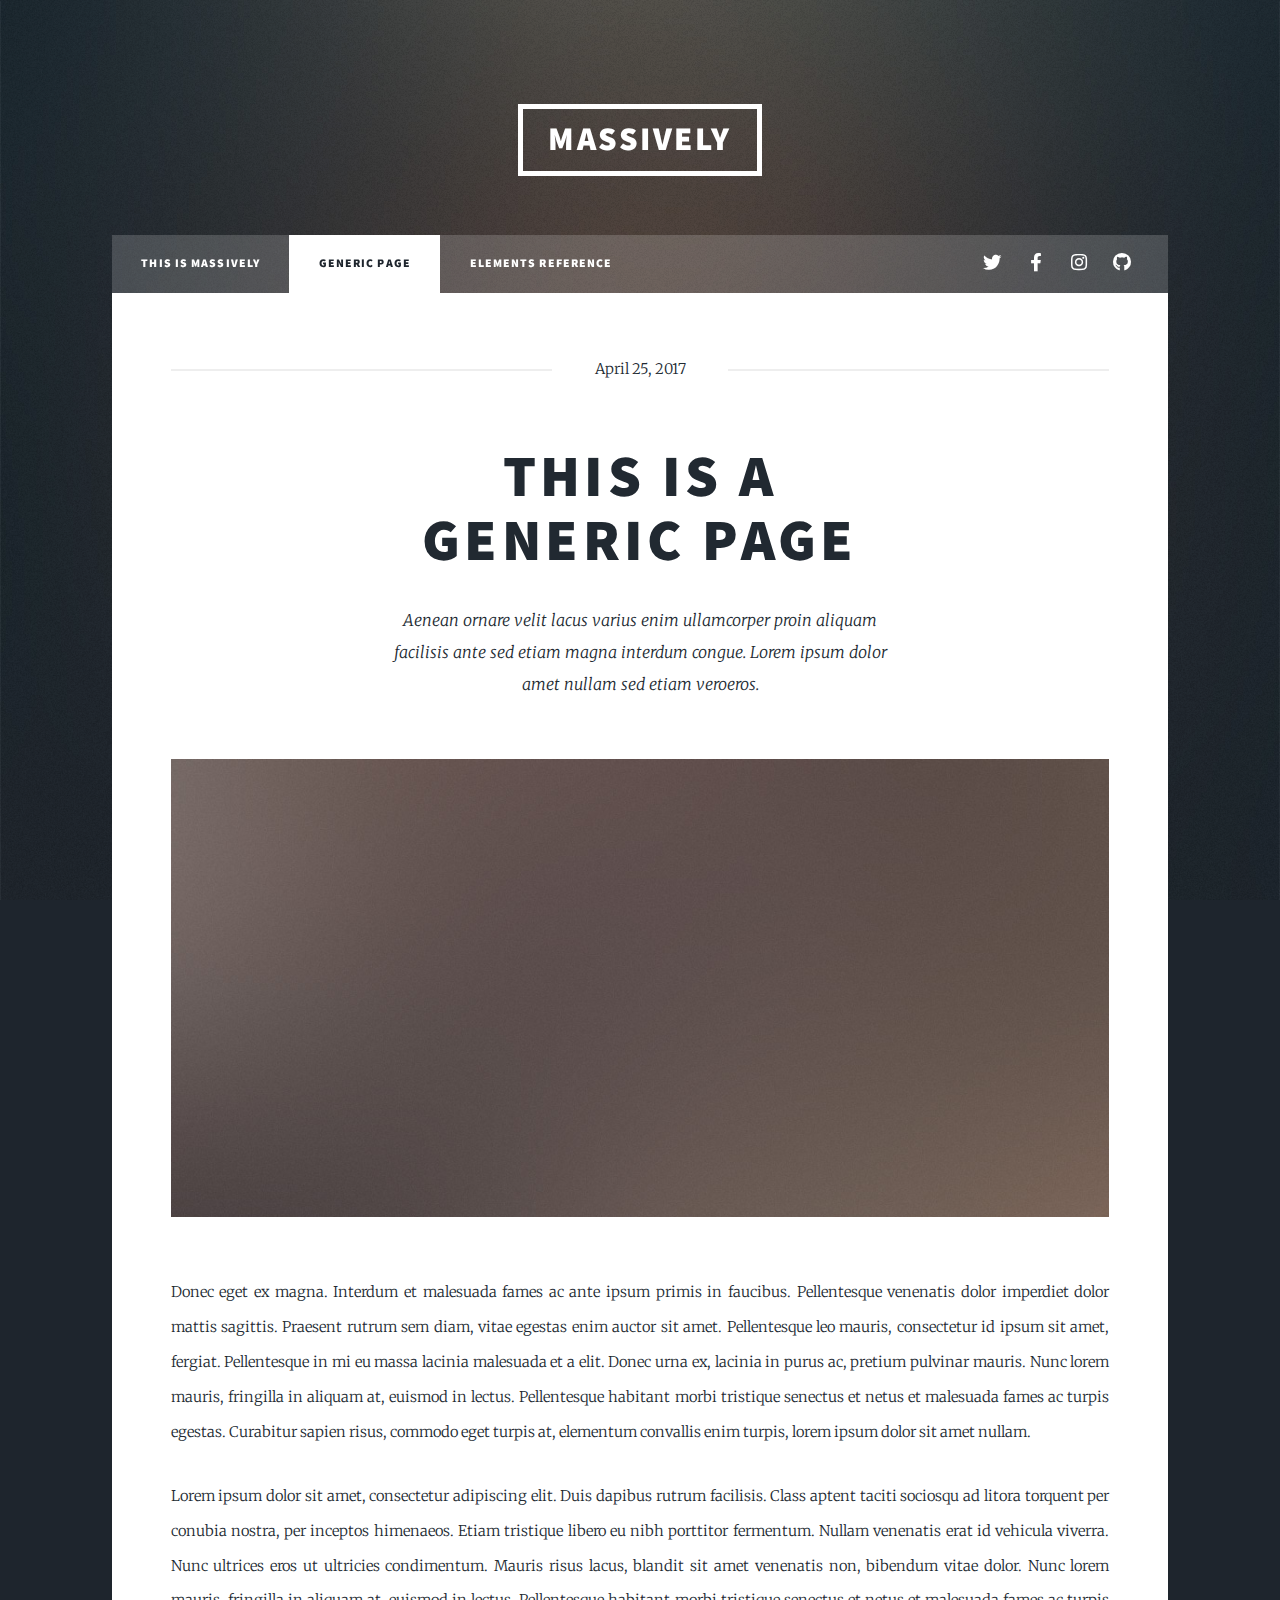
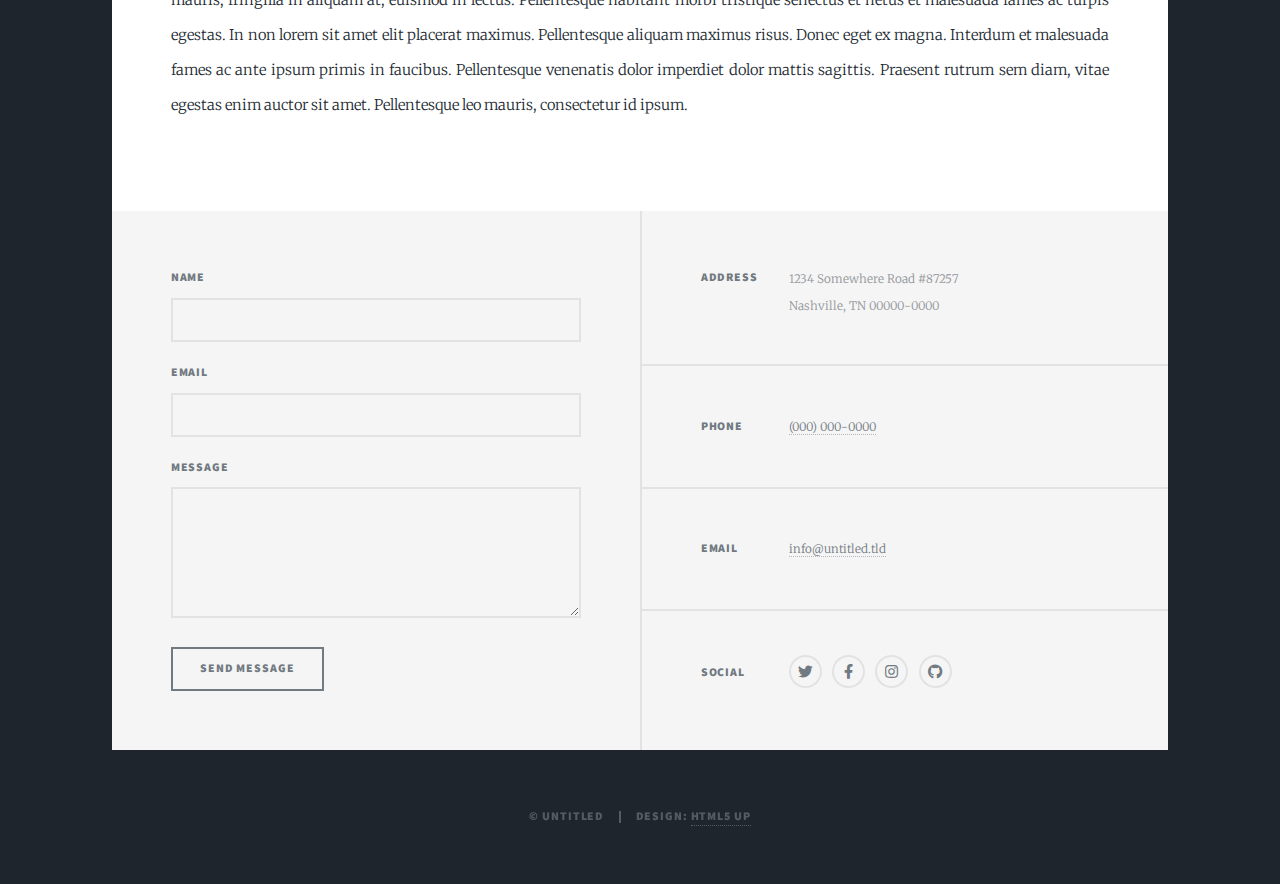
<file: generic.html>
<!DOCTYPE HTML>
<!--
	Massively by HTML5 UP
	html5up.net | @ajlkn
	Free for personal and commercial use under the CCA 3.0 license (html5up.net/license)
-->
<html>
	<head>
		<title>Generic Page - Massively by HTML5 UP</title>
		<meta charset="utf-8" />
		<meta name="viewport" content="width=device-width, initial-scale=1, user-scalable=no" />
		<link rel="stylesheet" href="assets/css/main.css" />
		<noscript><link rel="stylesheet" href="assets/css/noscript.css" /></noscript>
	</head>
	<body class="is-preload">

		<!-- Wrapper -->
			<div id="wrapper">

				<!-- Header -->
					<header id="header">
						<a href="index.html" class="logo">Massively</a>
					</header>

				<!-- Nav -->
					<nav id="nav">
						<ul class="links">
							<li><a href="index.html">This is Massively</a></li>
							<li class="active"><a href="generic.html">Generic Page</a></li>
							<li><a href="elements.html">Elements Reference</a></li>
						</ul>
						<ul class="icons">
							<li><a href="#" class="icon brands fa-twitter"><span class="label">Twitter</span></a></li>
							<li><a href="#" class="icon brands fa-facebook-f"><span class="label">Facebook</span></a></li>
							<li><a href="#" class="icon brands fa-instagram"><span class="label">Instagram</span></a></li>
							<li><a href="#" class="icon brands fa-github"><span class="label">GitHub</span></a></li>
						</ul>
					</nav>

				<!-- Main -->
					<div id="main">

						<!-- Post -->
							<section class="post">
								<header class="major">
									<span class="date">April 25, 2017</span>
									<h1>This is a<br />
									Generic Page</h1>
									<p>Aenean ornare velit lacus varius enim ullamcorper proin aliquam<br />
									facilisis ante sed etiam magna interdum congue. Lorem ipsum dolor<br />
									amet nullam sed etiam veroeros.</p>
								</header>
								<div class="image main"><img src="images/pic01.jpg" alt="" /></div>
								<p>Donec eget ex magna. Interdum et malesuada fames ac ante ipsum primis in faucibus. Pellentesque venenatis dolor imperdiet dolor mattis sagittis. Praesent rutrum sem diam, vitae egestas enim auctor sit amet. Pellentesque leo mauris, consectetur id ipsum sit amet, fergiat. Pellentesque in mi eu massa lacinia malesuada et a elit. Donec urna ex, lacinia in purus ac, pretium pulvinar mauris. Nunc lorem mauris, fringilla in aliquam at, euismod in lectus. Pellentesque habitant morbi tristique senectus et netus et malesuada fames ac turpis egestas. Curabitur sapien risus, commodo eget turpis at, elementum convallis enim turpis, lorem ipsum dolor sit amet nullam.</p>
								<p>Lorem ipsum dolor sit amet, consectetur adipiscing elit. Duis dapibus rutrum facilisis. Class aptent taciti sociosqu ad litora torquent per conubia nostra, per inceptos himenaeos. Etiam tristique libero eu nibh porttitor fermentum. Nullam venenatis erat id vehicula viverra. Nunc ultrices eros ut ultricies condimentum. Mauris risus lacus, blandit sit amet venenatis non, bibendum vitae dolor. Nunc lorem mauris, fringilla in aliquam at, euismod in lectus. Pellentesque habitant morbi tristique senectus et netus et malesuada fames ac turpis egestas. In non lorem sit amet elit placerat maximus. Pellentesque aliquam maximus risus. Donec eget ex magna. Interdum et malesuada fames ac ante ipsum primis in faucibus. Pellentesque venenatis dolor imperdiet dolor mattis sagittis. Praesent rutrum sem diam, vitae egestas enim auctor sit amet. Pellentesque leo mauris, consectetur id ipsum.</p>
							</section>

					</div>

				<!-- Footer -->
					<footer id="footer">
						<section>
							<form method="post" action="#">
								<div class="fields">
									<div class="field">
										<label for="name">Name</label>
										<input type="text" name="name" id="name" />
									</div>
									<div class="field">
										<label for="email">Email</label>
										<input type="text" name="email" id="email" />
									</div>
									<div class="field">
										<label for="message">Message</label>
										<textarea name="message" id="message" rows="3"></textarea>
									</div>
								</div>
								<ul class="actions">
									<li><input type="submit" value="Send Message" /></li>
								</ul>
							</form>
						</section>
						<section class="split contact">
							<section class="alt">
								<h3>Address</h3>
								<p>1234 Somewhere Road #87257<br />
								Nashville, TN 00000-0000</p>
							</section>
							<section>
								<h3>Phone</h3>
								<p><a href="#">(000) 000-0000</a></p>
							</section>
							<section>
								<h3>Email</h3>
								<p><a href="#">info@untitled.tld</a></p>
							</section>
							<section>
								<h3>Social</h3>
								<ul class="icons alt">
									<li><a href="#" class="icon brands alt fa-twitter"><span class="label">Twitter</span></a></li>
									<li><a href="#" class="icon brands alt fa-facebook-f"><span class="label">Facebook</span></a></li>
									<li><a href="#" class="icon brands alt fa-instagram"><span class="label">Instagram</span></a></li>
									<li><a href="#" class="icon brands alt fa-github"><span class="label">GitHub</span></a></li>
								</ul>
							</section>
						</section>
					</footer>

				<!-- Copyright -->
					<div id="copyright">
						<ul><li>&copy; Untitled</li><li>Design: <a href="https://html5up.net">HTML5 UP</a></li></ul>
					</div>

			</div>

		<!-- Scripts -->
			<script src="assets/js/jquery.min.js"></script>
			<script src="assets/js/jquery.scrollex.min.js"></script>
			<script src="assets/js/jquery.scrolly.min.js"></script>
			<script src="assets/js/browser.min.js"></script>
			<script src="assets/js/breakpoints.min.js"></script>
			<script src="assets/js/util.js"></script>
			<script src="assets/js/main.js"></script>

	</body>
</html>
</file>
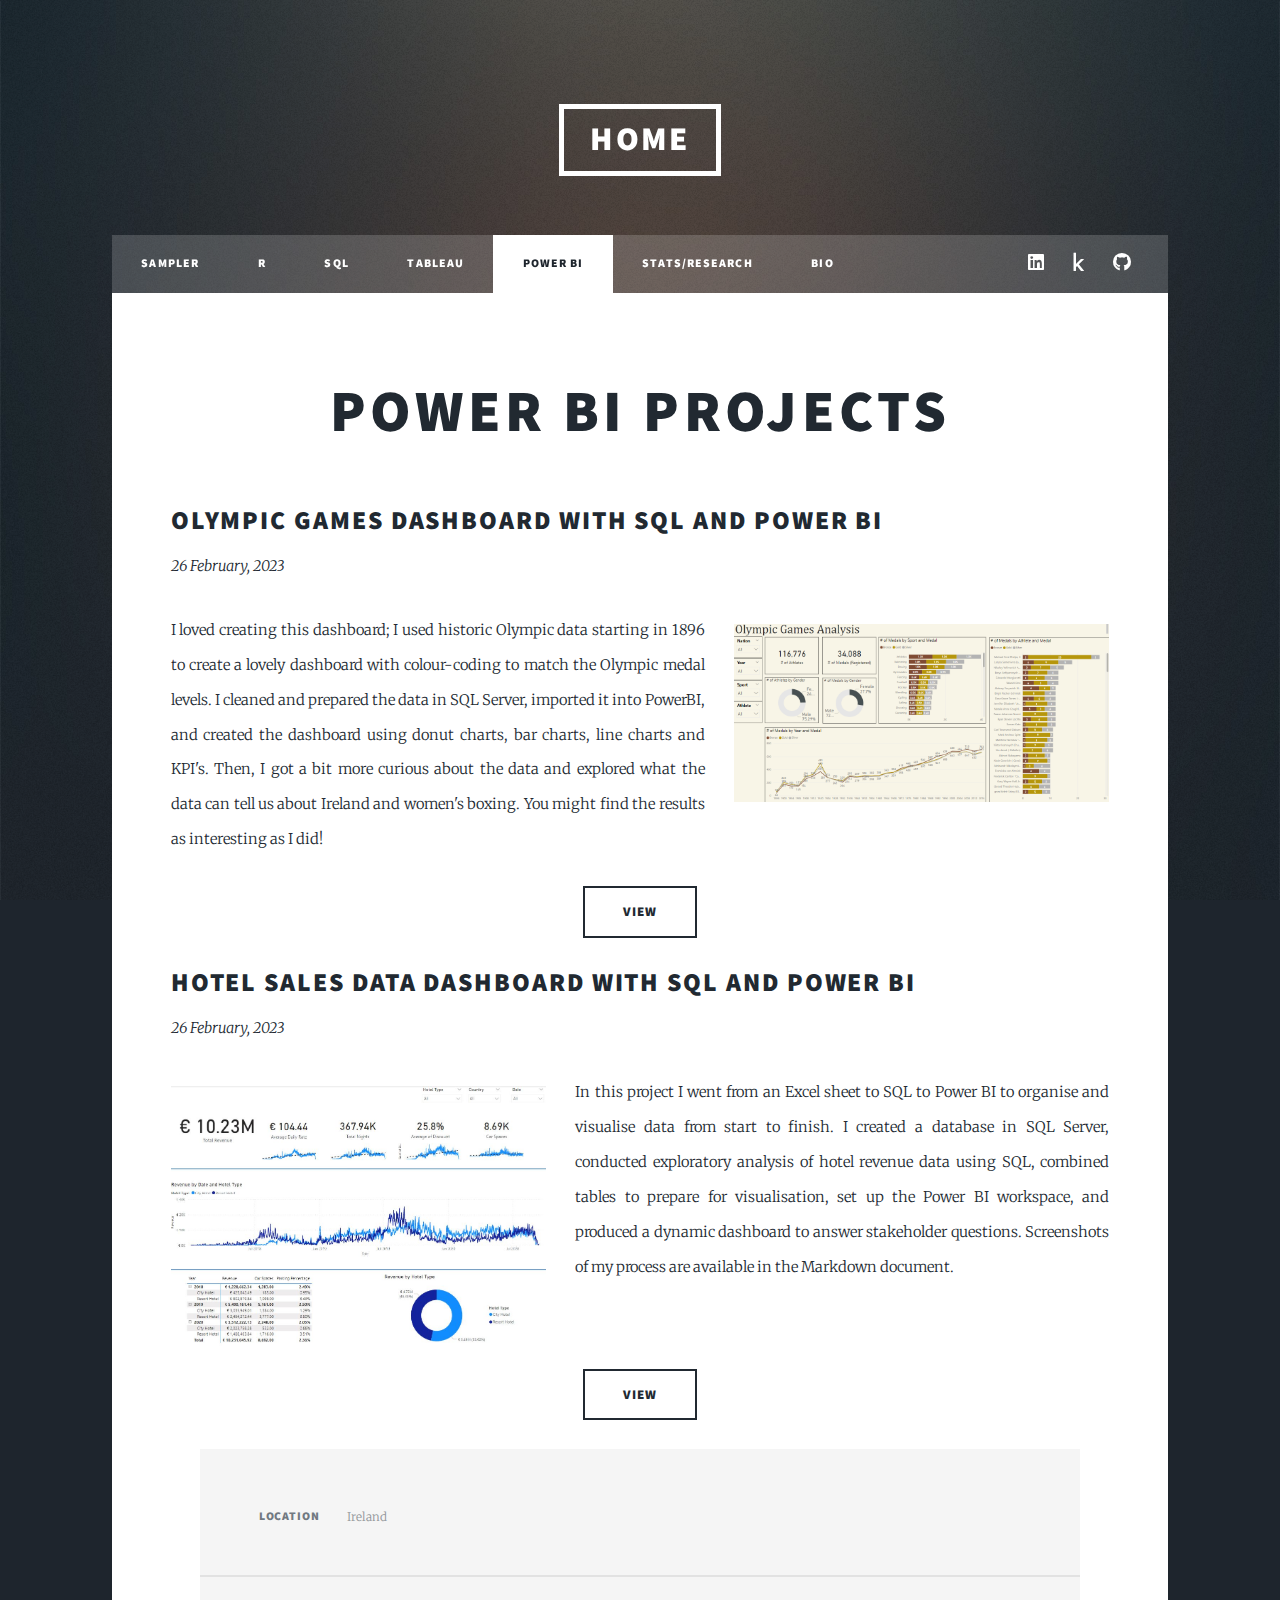
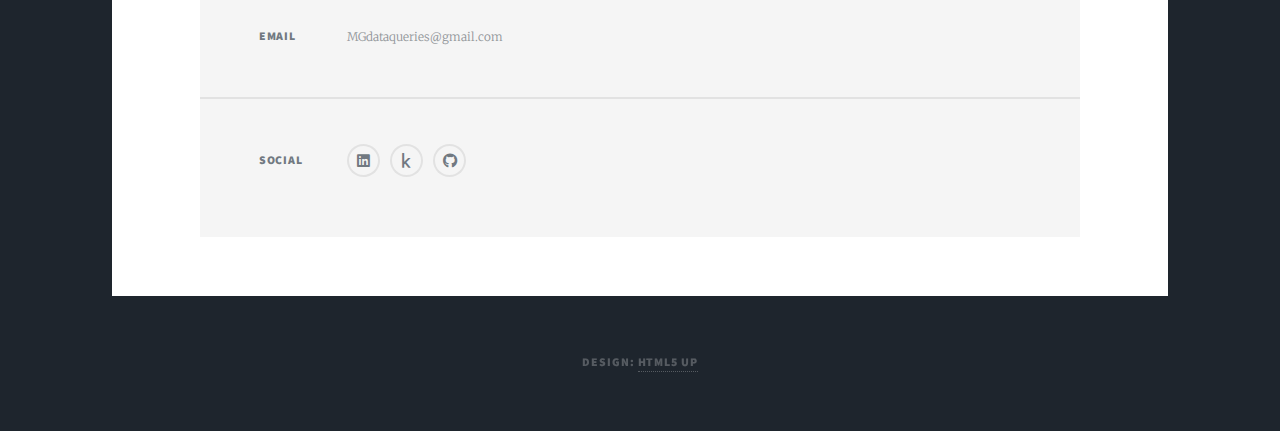
<file: PowerBIpage.html>
<!DOCTYPE HTML>
<!--
	Massively by HTML5 UP
	html5up.net | @ajlkn
	Free for personal and commercial use under the CCA 3.0 license (html5up.net/license)
-->
<html>
	<head>
		<title>Elements Reference - Massively by HTML5 UP</title>
		<meta charset="utf-8" />
		<meta name="viewport" content="width=device-width, initial-scale=1, user-scalable=no" />
		<link rel="stylesheet" href="assets/css/main.css" />
		<noscript><link rel="stylesheet" href="assets/css/noscript.css" /></noscript>
	</head>
	<body class="is-preload">

		<!-- Wrapper -->
			<div id="wrapper">

				<!-- Header -->
					<header id="header">
						<a href="index.html" class="logo">Home</a>
					</header>

				<!-- Nav -->
					<nav id="nav">
						<ul class="links">
							<li><a href="index.html">Sampler</a></li>
							<li><a href="Rpage.html">R</a></li>
							<li><a href="SQLpage.html">SQL</a></li>
							<li><a href="Tableaupage.html">Tableau</a></li>
							<li class="active"><a href="PowerBIpage.html">Power BI</a></li>
							<li><a href="statsresearchpage.html">Stats/Research</a></li>
							<li><a href="biopage.html">Bio</a></li>
						</ul>
		
							<ul class="icons alt">
								<li><a href="https://linkedin.com/in/melanie-gruben" target="_blank" class="icon brands alt fa-linkedin"><span class="label">LinkedIn</span></a></li>

								<li><a href="https://www.kaggle.com/melaniegruben" target="_blank" class="icon brands alt fa-kaggle"><span class="label">Kaggle</span></a></li>
								<li><a href="https://github.com/MGdata7" target="_blank" class="icon brands alt fa-github"><span class="label">GitHub</span></a></li>
							
						</ul>
					</nav>

					<!-- Main -->
					<div id="main">

						<!-- Post -->
							<section class="post">
								<header class="major">
									<h2>Power BI Projects
									</h2>
								</header>

								<!-- Text stuff -->
									
									
								<header>
										<h2>Olympic Games Dashboard with SQL and Power BI</h2>
										<p>26 February, 2023</p>
									</header>
									<p><span class="image right"><img src="images/olympicgames.png" alt="" /></span>I loved creating this dashboard; I used historic Olympic data starting in 1896 to create a lovely dashboard with colour-coding to match the Olympic medal levels. I cleaned and prepared the data in SQL Server, imported it into PowerBI, and created the dashboard using donut charts, bar charts, line charts and KPI's. Then, I got a bit more curious about the data and explored what the data can tell us about Ireland and women's boxing. You might find the results as interesting as I did!</p>
								</p><ul class="actions special">
									<li><a href="https://github.com/MGdata7/SQL-Projects/blob/main/OlympicGamesProject/OlympicGames.md" target="_blank" class="button large">View</a></li>
								</ul>
						</hr>
								<header>
										<h2>Hotel Sales Data Dashboard with SQL and Power Bi</h2>
										<p>26 February, 2023</p>
									</header>
									<p><span class="image left"><img src="images/HotelPowerBI.JPG" alt="" /></span>In this project I went from an Excel sheet to SQL to Power BI to organise and visualise data from start to finish. I created a database in SQL Server, conducted exploratory analysis of hotel revenue data using SQL, combined tables to prepare for visualisation, set up the Power BI workspace, and produced a dynamic dashboard to answer stakeholder questions. Screenshots of my process are available in the Markdown document.</p>
								<ul class="actions special">
									<li><a href="https://github.com/MGdata7/SQL-Projects/blob/main/HotelDataProject/HotelDataProjectMD.md" target="_blank" class="button large">View</a></li>
								</ul>
						</hr>
								
							
		

				<!-- Footer -->
					<footer id="footer">
						
						<section class="split contact">
							<section class="alt">
								<h3>Location</h3>
								<p>Ireland<br />
								</p>
							</section>
							
							<section>
								<h3>Email</h3>
								<p>MGdataqueries@gmail.com</p>
							</section>
							<section>
								<h3>Social</h3>
								<ul class="icons alt">
									<li><a href="https://linkedin.com/in/melanie-gruben" class="icon brands alt fa-linkedin"><span class="label">LinkedIn</span></a></li>
	
									<li><a href="https://www.kaggle.com/melaniegruben" class="icon brands alt fa-kaggle"><span class="label">Kaggle</span></a></li>
									<li><a href="#" class="icon brands alt fa-github"><span class="label">GitHub</span></a></li>
								</ul>
							</section>
						</section>
					</footer>
								</div>

				<!-- Copyright -->
					<div id="copyright">
						<ul><li>Design: <a href="https://html5up.net">HTML5 UP</a></li></ul>
					</div>

			

		<!-- Scripts -->
			<script src="assets/js/jquery.min.js"></script>
			<script src="assets/js/jquery.scrollex.min.js"></script>
			<script src="assets/js/jquery.scrolly.min.js"></script>
			<script src="assets/js/browser.min.js"></script>
			<script src="assets/js/breakpoints.min.js"></script>
			<script src="assets/js/util.js"></script>
			<script src="assets/js/main.js"></script>

	</body>
</html>
</file>
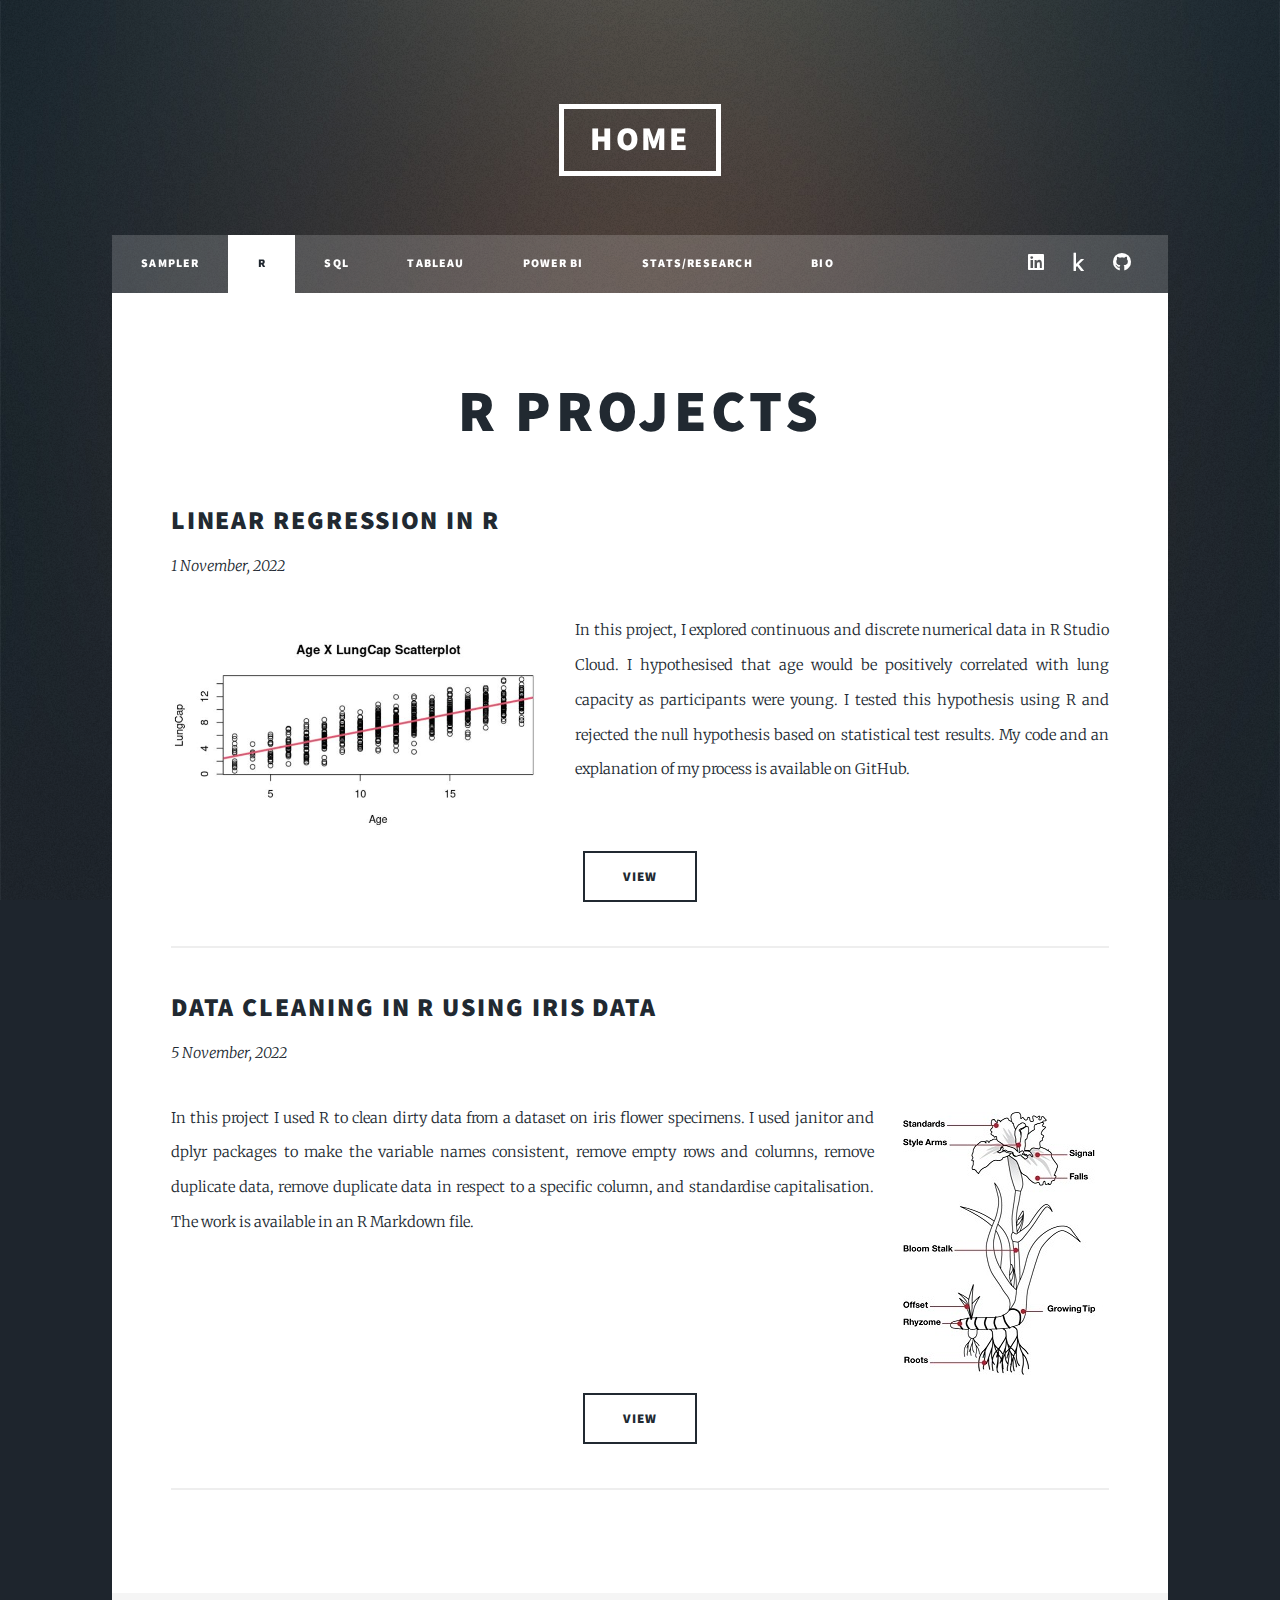
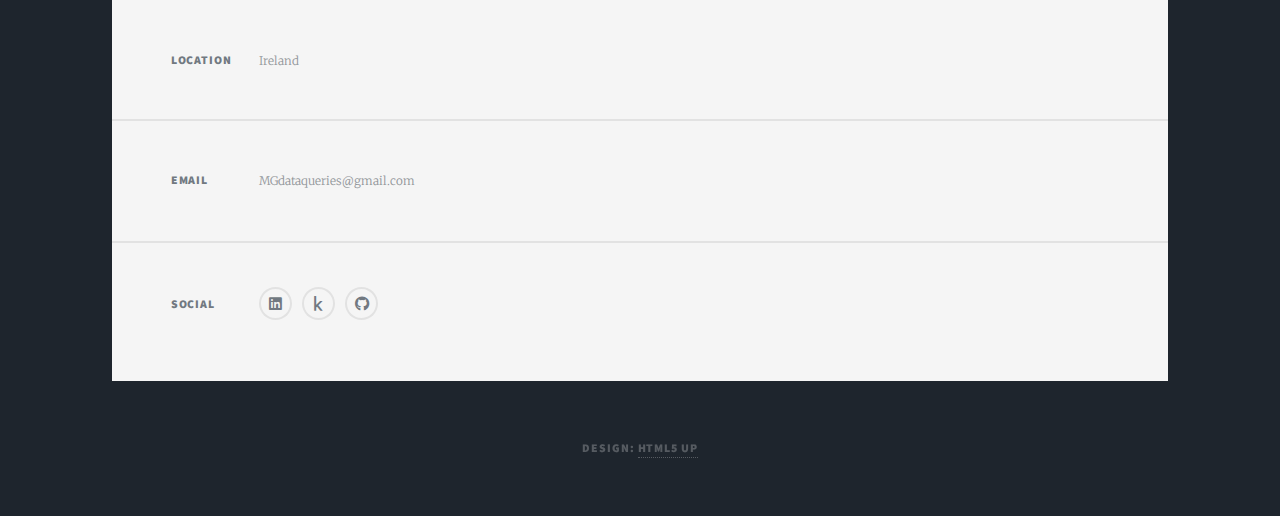
<file: Rpage.html>
<!DOCTYPE HTML>
<!--
	Massively by HTML5 UP
	html5up.net | @ajlkn
	Free for personal and commercial use under the CCA 3.0 license (html5up.net/license)
-->
<html>
	<head>
		<title>Elements Reference - Massively by HTML5 UP</title>
		<meta charset="utf-8" />
		<meta name="viewport" content="width=device-width, initial-scale=1, user-scalable=no" />
		<link rel="stylesheet" href="assets/css/main.css" />
		<noscript><link rel="stylesheet" href="assets/css/noscript.css" /></noscript>
	</head>
	<body class="is-preload">

		<!-- Wrapper -->
			<div id="wrapper">

				<!-- Header -->
					<header id="header">
						<a href="index.html" class="logo">Home</a>
					</header>

				<!-- Nav -->
					<nav id="nav">
						<ul class="links">
							<li><a href="index.html">Sampler</a></li>
							<li class="active"><a href="Rpage.html">R</a></li>
							<li><a href="SQLpage.html">SQL</a></li>
							<li><a href="Tableaupage.html">Tableau</a></li>
							<li><a href="PowerBIpage.html">Power BI</a></li>
							<li><a href="statsresearchpage.html">Stats/Research</a></li>
							<li><a href="biopage.html">Bio</a></li>
						</ul>
		
							<ul class="icons alt">
								<li><a href="https://linkedin.com/in/melanie-gruben" target="_blank" class="icon brands alt fa-linkedin"><span class="label">LinkedIn</span></a></li>

								<li><a href="https://www.kaggle.com/melaniegruben" target="_blank" class="icon brands alt fa-kaggle"><span class="label">Kaggle</span></a></li>
								<li><a href="https://github.com/MGdata7" target="_blank" class="icon brands alt fa-github"><span class="label">GitHub</span></a></li>
							
						</ul>
					</nav>
				<!-- Main -->
					<div id="main">

						<!-- Post -->
							<section class="post">
								<header class="major">
									<h2>R Projects
									</h2>
								</header>

								<!-- Text stuff -->
									
									
									<header>
										<h2>Linear Regression in R</h2>
										<p>1 November, 2022</p>
									</header>
									<p><span class="image left"><img src="images/Rscatterplot.JPG" alt="" /></span>In this project, I explored continuous and discrete numerical data in R Studio Cloud. I hypothesised that age would be positively correlated with lung capacity as participants were young. I tested this hypothesis using R and rejected the null hypothesis based on statistical test results. My code and an explanation of my process is available on GitHub.
</p><ul class="actions special">
									<li><a href="https://github.com/MGdata7/Data-Cleaning-in-R-using-Iris-Data/blob/518f57fb84bb7f31589245cbdfa972a23e8cb09b/Data%20Cleaning%20in%20R%20Using%20Iris%20Data%20Markdown.Rmd" target="_blank" class="button large">View</a></li>
								</ul>
									<hr />
								<header>
								
										<h2>Data Cleaning in R Using Iris Data</h2>
										<p>5 November, 2022</p>
									</header>
								<p><span class="image right"><img src="images/iris-specs.jpg" alt="" /></span>In this project I used R to clean dirty data from a dataset on iris flower specimens. I used janitor and dplyr packages to make the variable names consistent, remove empty rows and columns, remove duplicate data, remove duplicate data in respect to a specific column, and standardise capitalisation. The work is available in an R Markdown file. </p>
<ul class="actions special">
									<li><a href="https://github.com/MGdata7/Data-Cleaning-in-R-using-Iris-Data/blob/518f57fb84bb7f31589245cbdfa972a23e8cb09b/Data%20Cleaning%20in%20R%20Using%20Iris%20Data%20Markdown.Rmd" target="_blank" class="button large">View</a></li>
								</ul>
									<hr />
								</div>

						
			<!-- Footer -->
					<footer id="footer">
						
						<section class="split contact">
							<section class="alt">
								<h3>Location</h3>
								<p>Ireland<br />
								</p>
							</section>
							
							<section>
								<h3>Email</h3>
								<p>MGdataqueries@gmail.com</p>
							</section>
							<section>
								<h3>Social</h3>
								<ul class="icons alt">
									<li><a href="https://linkedin.com/in/melanie-gruben" class="icon brands alt fa-linkedin"><span class="label">LinkedIn</span></a></li>
	
									<li><a href="https://www.kaggle.com/melaniegruben" class="icon brands alt fa-kaggle"><span class="label">Kaggle</span></a></li>
									<li><a href="#" class="icon brands alt fa-github"><span class="label">GitHub</span></a></li>
								</ul>
							</section>
						</section>
					</footer>

				<!-- Copyright -->
					<div id="copyright">
						<ul><li>Design: <a href="https://html5up.net">HTML5 UP</a></li></ul>
					</div>

			</div>

		<!-- Scripts -->
			<script src="assets/js/jquery.min.js"></script>
			<script src="assets/js/jquery.scrollex.min.js"></script>
			<script src="assets/js/jquery.scrolly.min.js"></script>
			<script src="assets/js/browser.min.js"></script>
			<script src="assets/js/breakpoints.min.js"></script>
			<script src="assets/js/util.js"></script>
			<script src="assets/js/main.js"></script>

	</body>
</html>
</file>
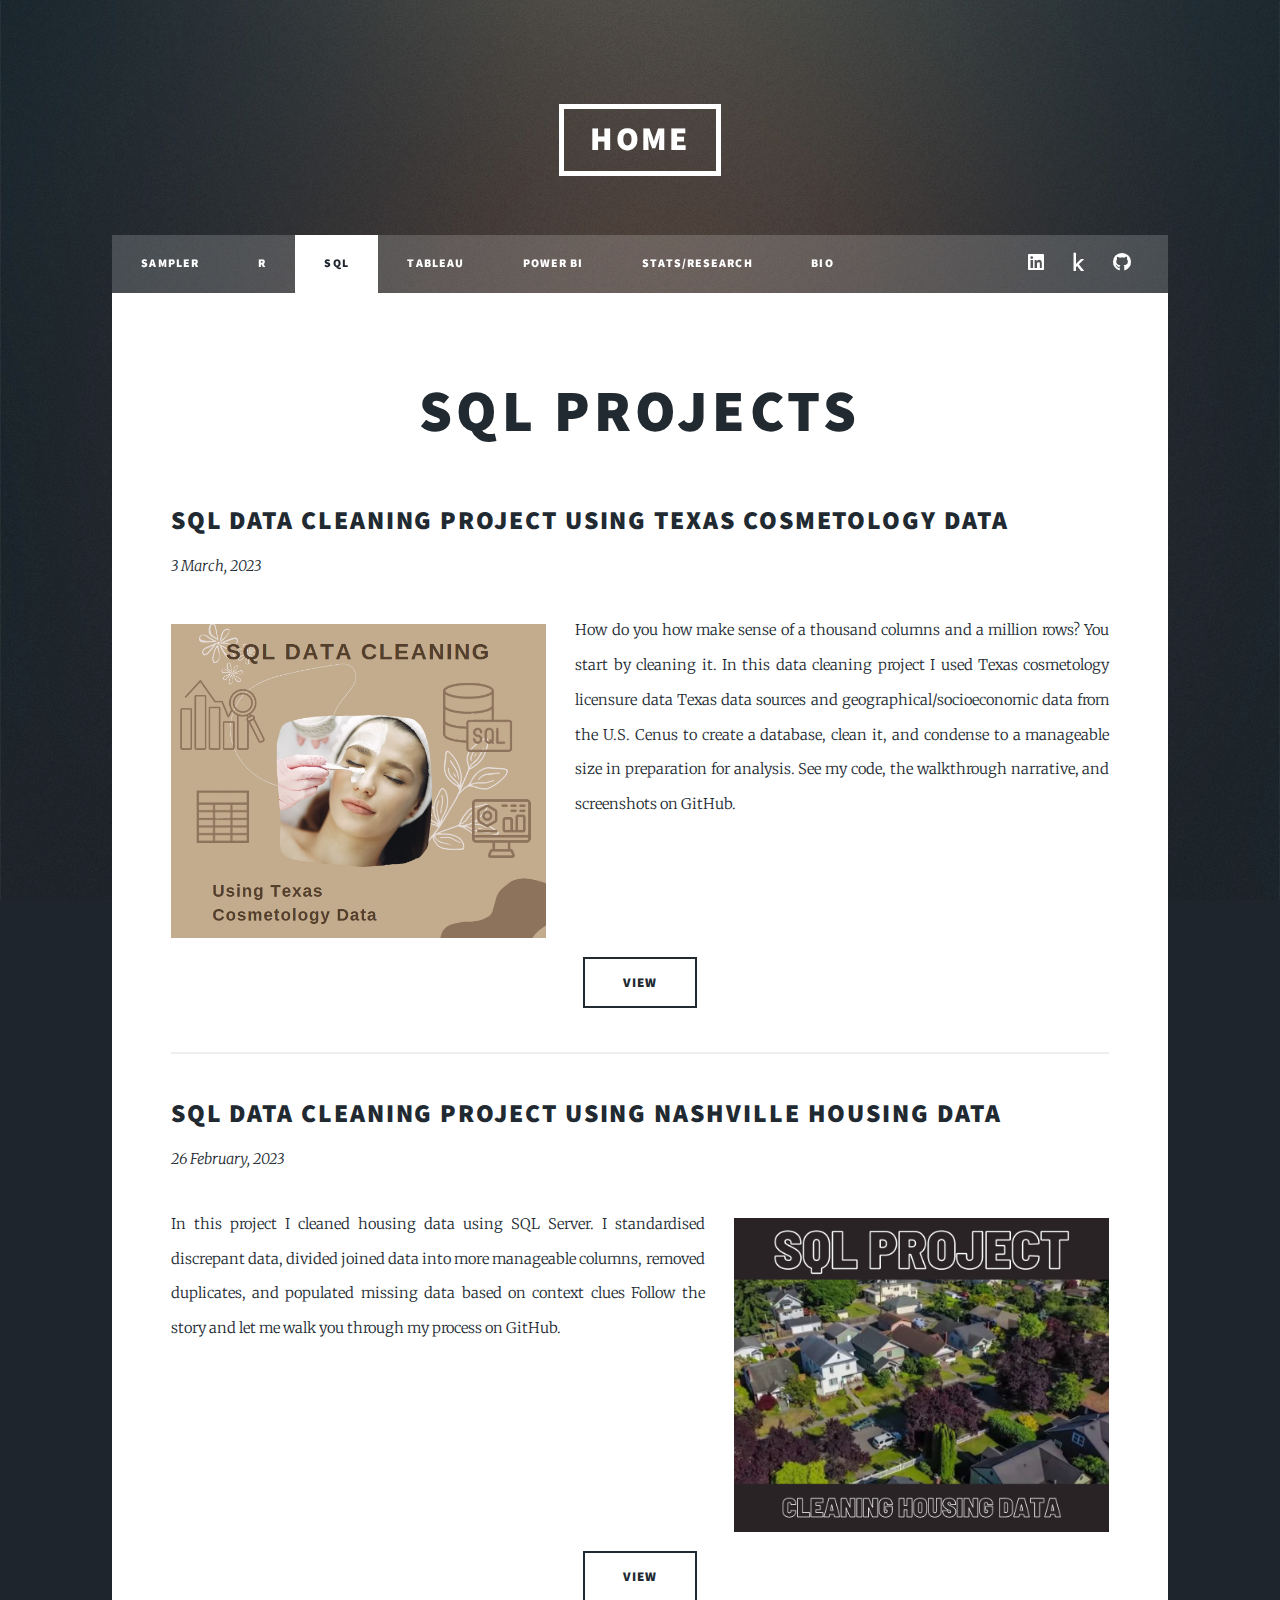
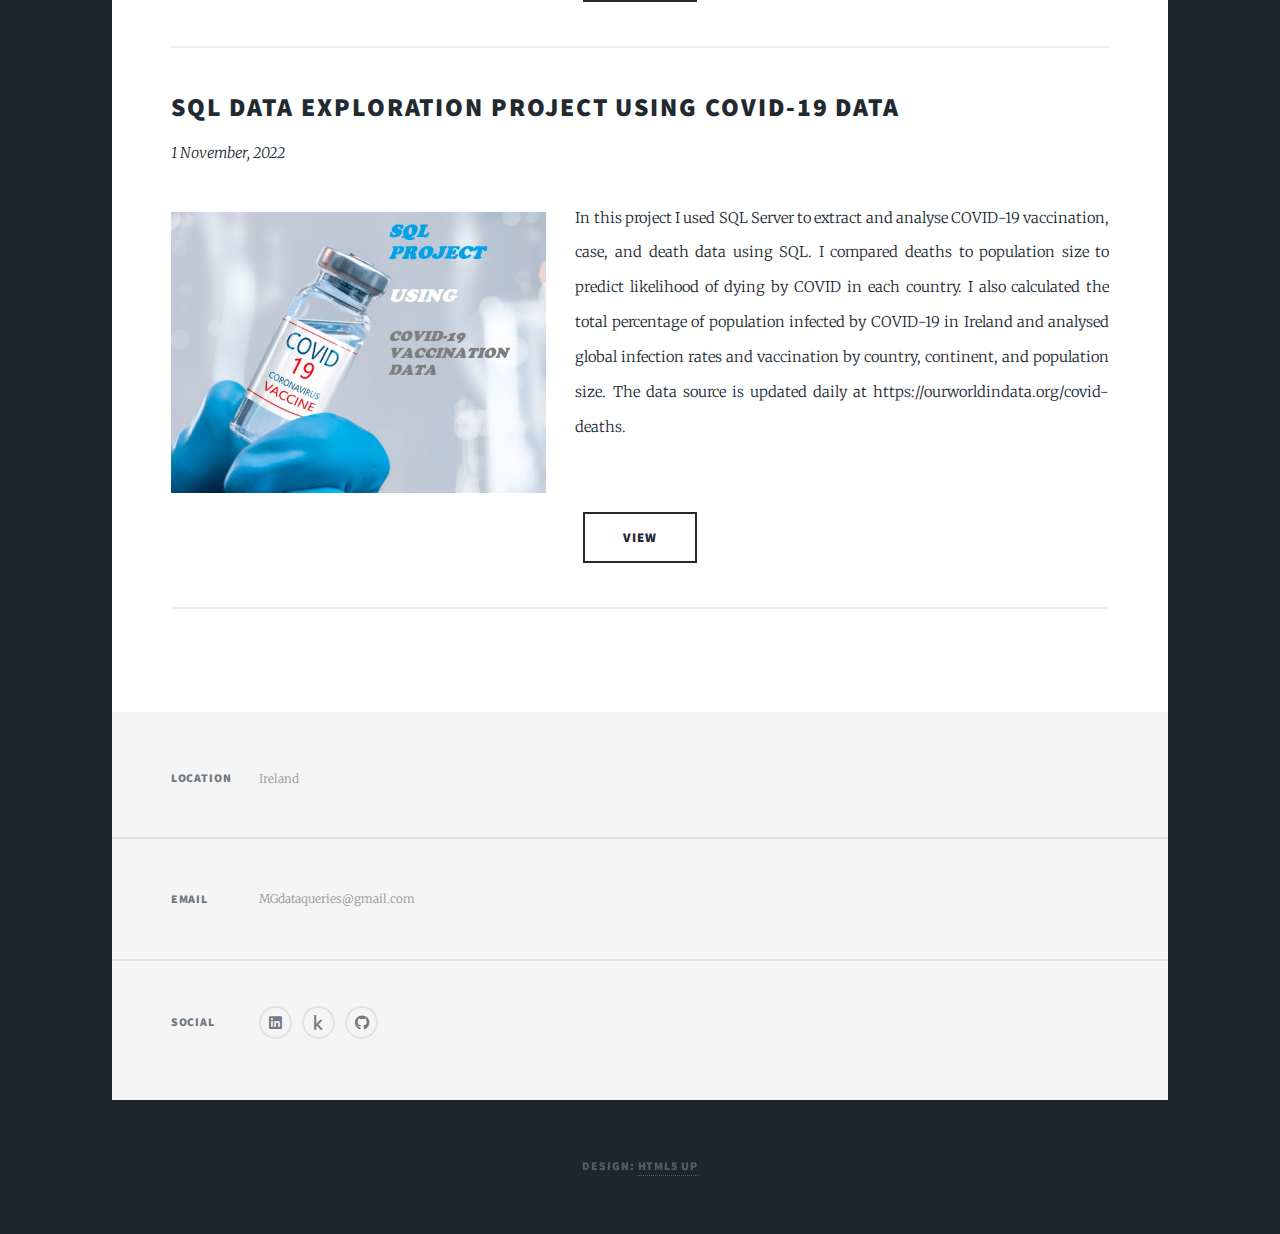
<file: SQLpage.html>
<!DOCTYPE HTML>
<!--
	Massively by HTML5 UP
	html5up.net | @ajlkn
	Free for personal and commercial use under the CCA 3.0 license (html5up.net/license)
-->
<html>
	<head>
		<title>Elements Reference - Massively by HTML5 UP</title>
		<meta charset="utf-8" />
		<meta name="viewport" content="width=device-width, initial-scale=1, user-scalable=no" />
		<link rel="stylesheet" href="assets/css/main.css" />
		<noscript><link rel="stylesheet" href="assets/css/noscript.css" /></noscript>
	</head>
	<body class="is-preload">

		<!-- Wrapper -->
			<div id="wrapper">

				<!-- Header -->
					<header id="header">
						<a href="index.html" class="logo">Home</a>
					</header>

				<!-- Nav -->
					<nav id="nav">
						<ul class="links">
							<li><a href="index.html">Sampler</a></li>
							<li><a href="Rpage.html">R</a></li>
							<li class="active"><a href="SQLpage.html">SQL</a></li>
							<li><a href="Tableaupage.html">Tableau</a></li>
							<li><a href="PowerBIpage.html">Power BI</a></li>
							<li><a href="statsresearchpage.html">Stats/Research</a></li>
							<li><a href="biopage.html">Bio</a></li>
						</ul>
		
							<ul class="icons alt">
								<li><a href="https://linkedin.com/in/melanie-gruben" target="_blank" class="icon brands alt fa-linkedin"><span class="label">LinkedIn</span></a></li>

								<li><a href="https://www.kaggle.com/melaniegruben" target="_blank" class="icon brands alt fa-kaggle"><span class="label">Kaggle</span></a></li>
								<li><a href="https://github.com/MGdata7" target="_blank" class="icon brands alt fa-github"><span class="label">GitHub</span></a></li>
							
						</ul>
					</nav>

				<!-- Main -->
					<div id="main">

						<!-- Post -->
							<section class="post">
								<header class="major">
									<h2>SQL Projects
									</h2>
								</header>

								<!-- Text stuff -->
									
									
									<header>
										<h2>SQL Data Cleaning Project using Texas Cosmetology Data</h2>
										<p>3 March, 2023</p>
									</header>
									<p><span class="image left"><img src="images/SQLcosm.png" alt="" /></span>How do you how make sense of a thousand columns and a million rows? You start by cleaning it.
						In this data cleaning project I used Texas cosmetology licensure data Texas data sources and geographical/socioeconomic data from the U.S. Cenus to create a database, clean it, and condense to a manageable size in preparation for analysis. See my code, the walkthrough narrative, and screenshots on GitHub.</p>
									
								<ul class="actions special">
									<li><a href="https://github.com/MGdata7/SQL-Projects/blob/main/TXCosmetologyProject/TXCosmetologyProjectMD.md" target = "_blank" class="button large">View</a></li>
								</ul>
								<hr />
								
								<header>
								
										<h2>SQL Data Cleaning Project using Nashville Housing Data</h2>
										<p>26 February, 2023</p>
									</header>
									<p><span class="image right"><img src="images/sqlhousingproject.png" alt="" /></span>In this project I cleaned housing data using SQL Server. I standardised discrepant data, divided joined data into more manageable columns, removed duplicates, and populated missing data based on context clues
										Follow the story and let me walk you through my process on GitHub.</p>
									
								<ul class="actions special">
									<li><a href="https://github.com/MGdata7/SQL-Projects/blob/main/NashvilleHousingProject/NashvilleHousingProjectMD.md" target = "_blank" class="button large">View</a></li>
								</ul>
								<hr />
								
								<header>
										<h2>SQL Data Exploration Project using COVID-19 Data</h2>
										<p>1 November, 2022</p>
									</header>
									<p><span class="image left"><img src="images/COVID-19_SQL.jpg" alt="" /></span>In this project I used SQL Server to extract and analyse COVID-19 vaccination, case, and death data using SQL. I
compared deaths to population size to predict likelihood of dying by COVID in each country. I also calculated the total percentage of population infected by COVID-19 in Ireland
and analysed global infection rates and vaccination by country, continent, and population size. The data source is updated daily at https://ourworldindata.org/covid-deaths.</p>
									
								<ul class="actions special">
									<li><a href="https://github.com/MGdata7/COVID-19_Health_Data_Portfolio_Project/blob/fa2f968dcc1f478316276b0332804bcd9a063538/COVID%20Sql%20Project.sql" target="_blank" class="button large">View</a></li>
								</ul>
								<hr />
								</div>
								
							
			<!-- Footer -->
					<footer id="footer">
						
						<section class="split contact">
							<section class="alt">
								<h3>Location</h3>
								<p>Ireland<br />
								</p>
							</section>
							
							<section>
								<h3>Email</h3>
								<p>MGdataqueries@gmail.com</p>
							</section>
							<section>
								<h3>Social</h3>
								<ul class="icons alt">
									<li><a href="https://linkedin.com/in/melanie-gruben" class="icon brands alt fa-linkedin"><span class="label">LinkedIn</span></a></li>
	
									<li><a href="https://www.kaggle.com/melaniegruben" class="icon brands alt fa-kaggle"><span class="label">Kaggle</span></a></li>
									<li><a href="#" class="icon brands alt fa-github"><span class="label">GitHub</span></a></li>
								</ul>
							</section>
						</section>
					</footer>

				<!-- Copyright -->
					<div id="copyright">
						<ul><li>Design: <a href="https://html5up.net">HTML5 UP</a></li></ul>
					</div> 
								</div>

			

		<!-- Scripts -->
			<script src="assets/js/jquery.min.js"></script>
			<script src="assets/js/jquery.scrollex.min.js"></script>
			<script src="assets/js/jquery.scrolly.min.js"></script>
			<script src="assets/js/browser.min.js"></script>
			<script src="assets/js/breakpoints.min.js"></script>
			<script src="assets/js/util.js"></script>
			<script src="assets/js/main.js"></script>

	</body>
</html>
</file>
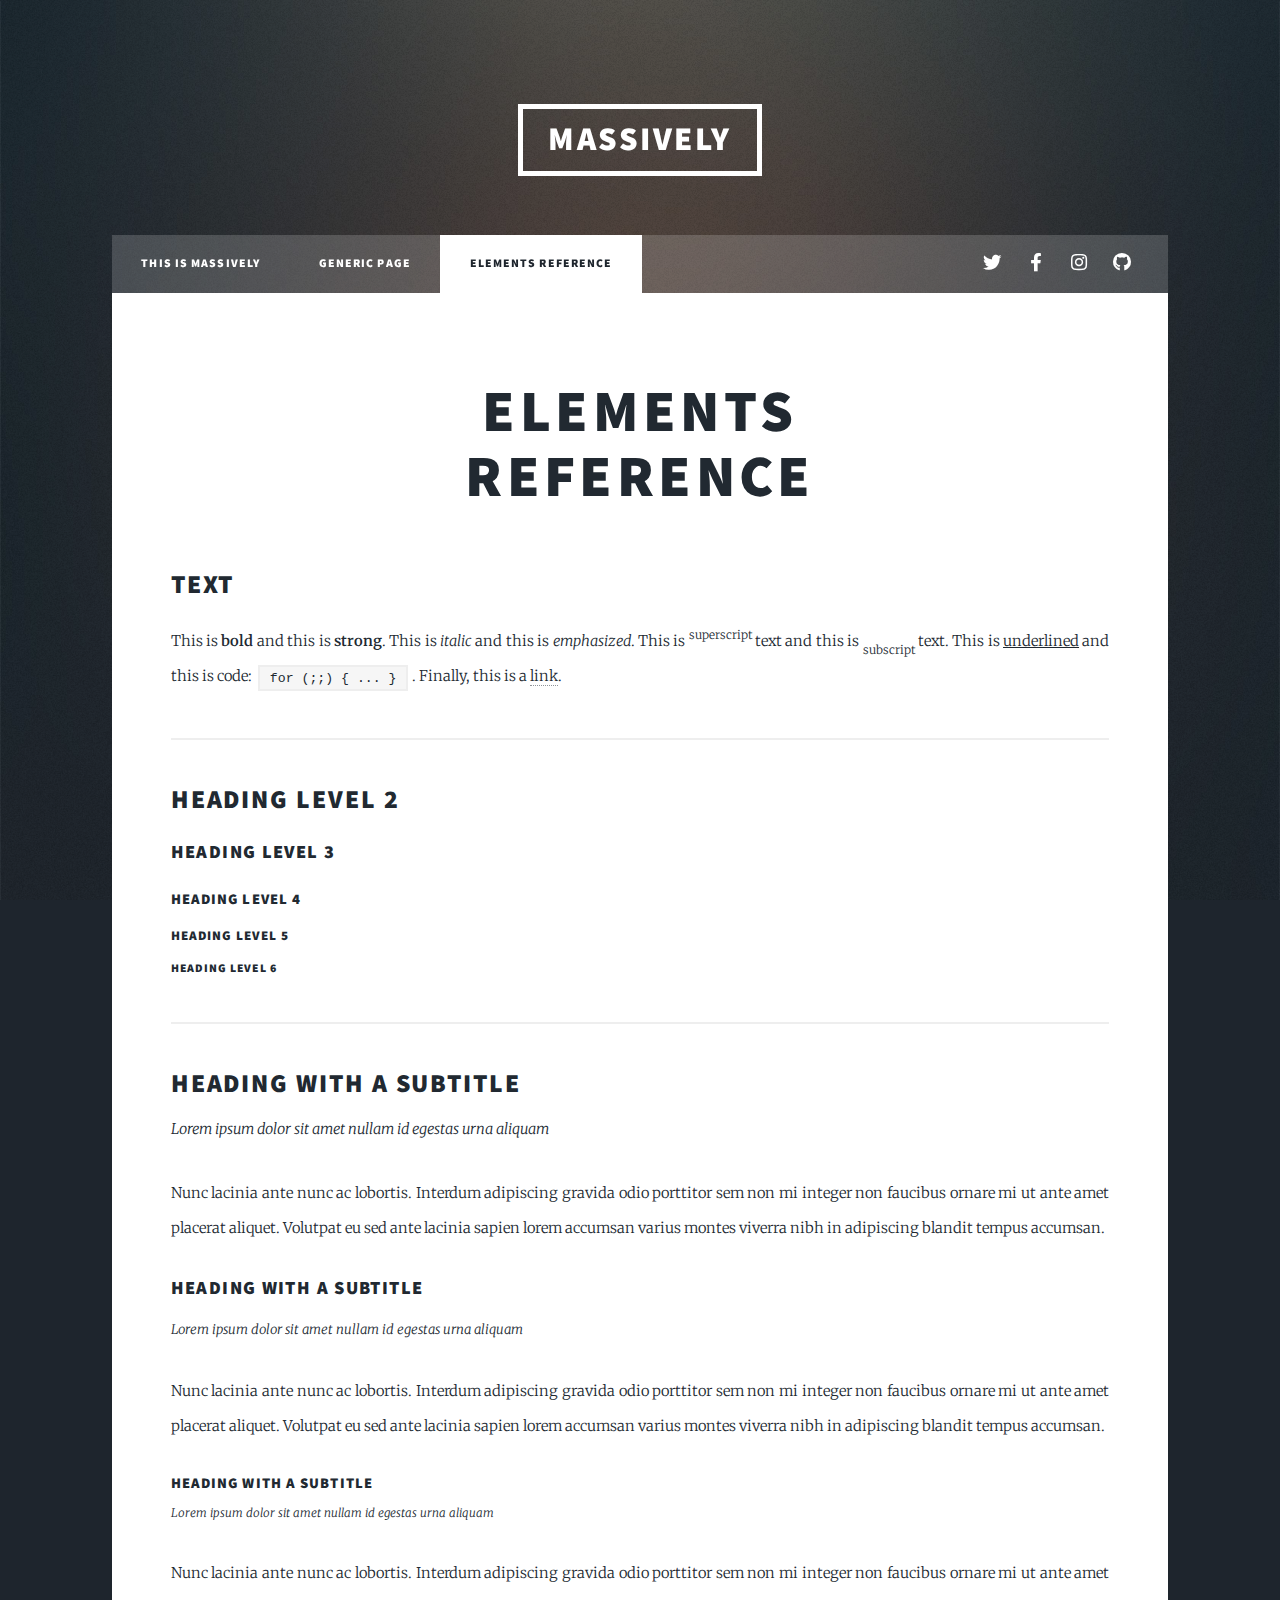
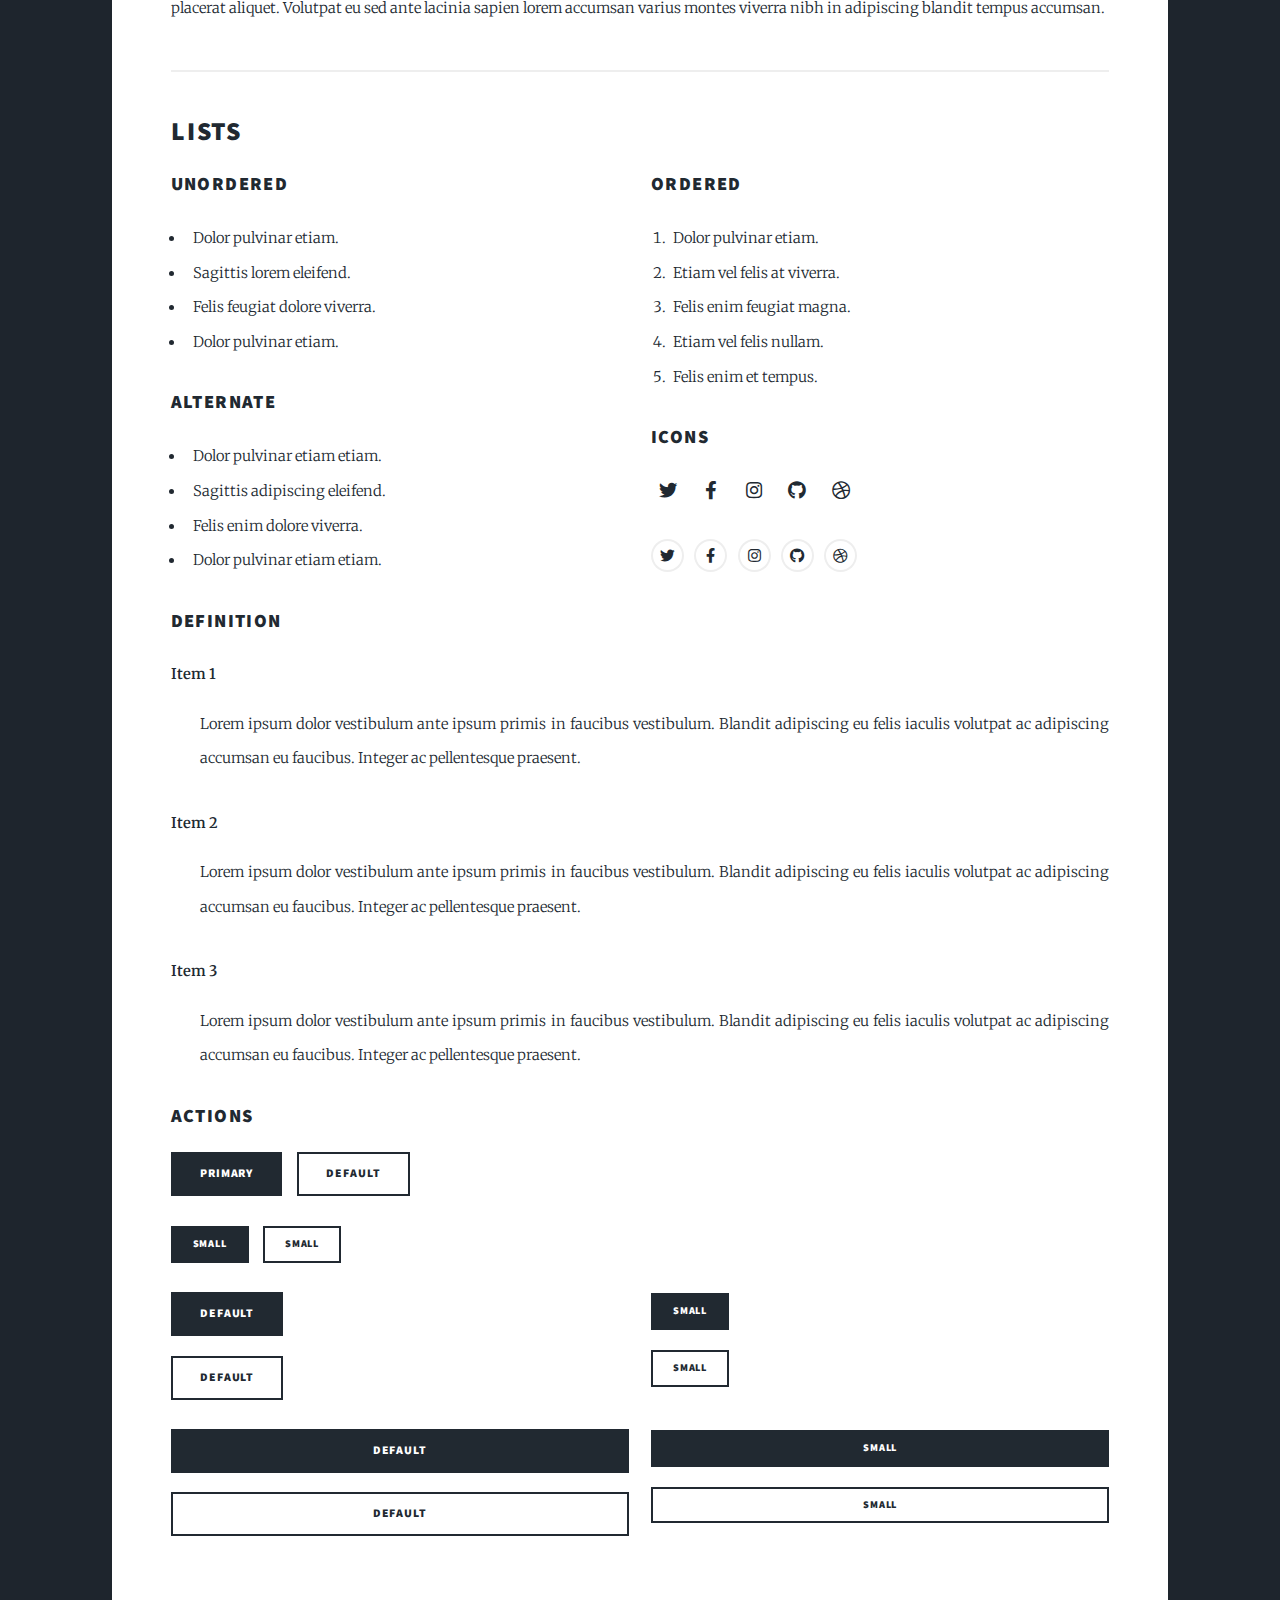
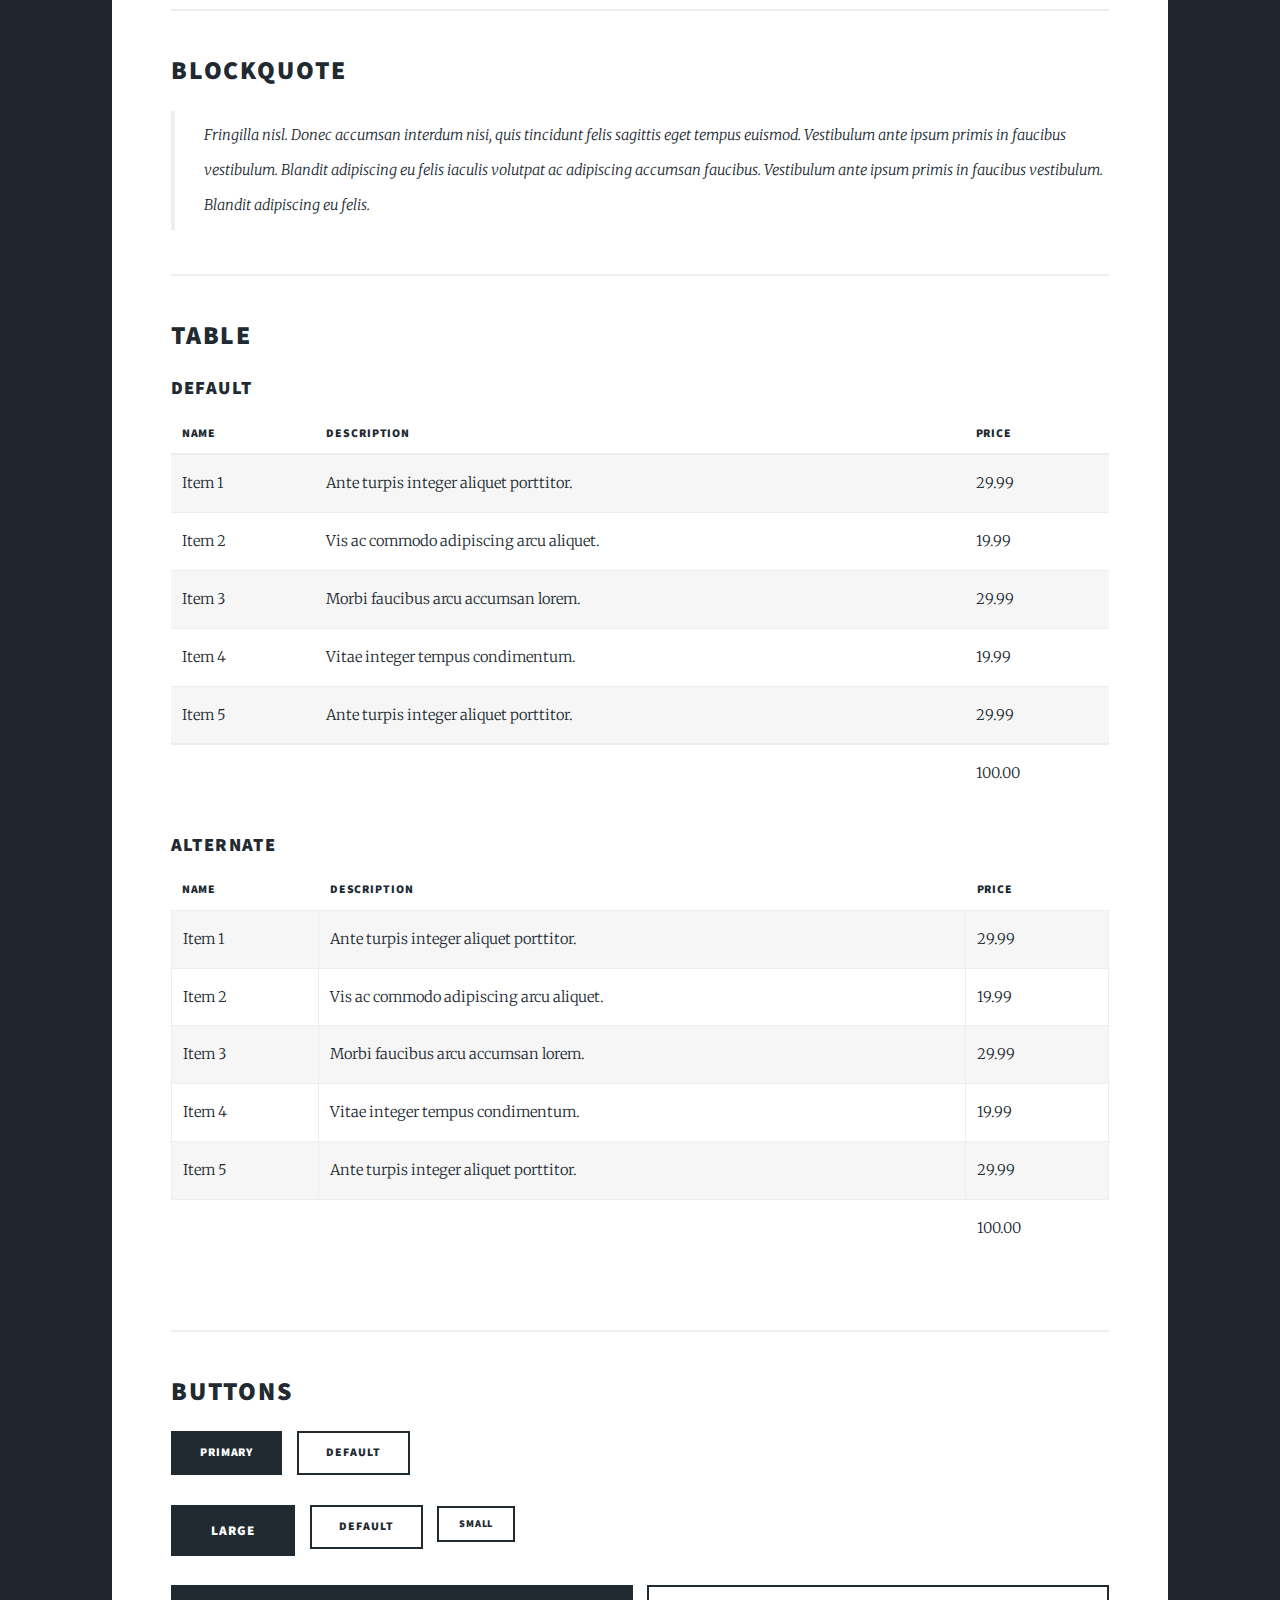
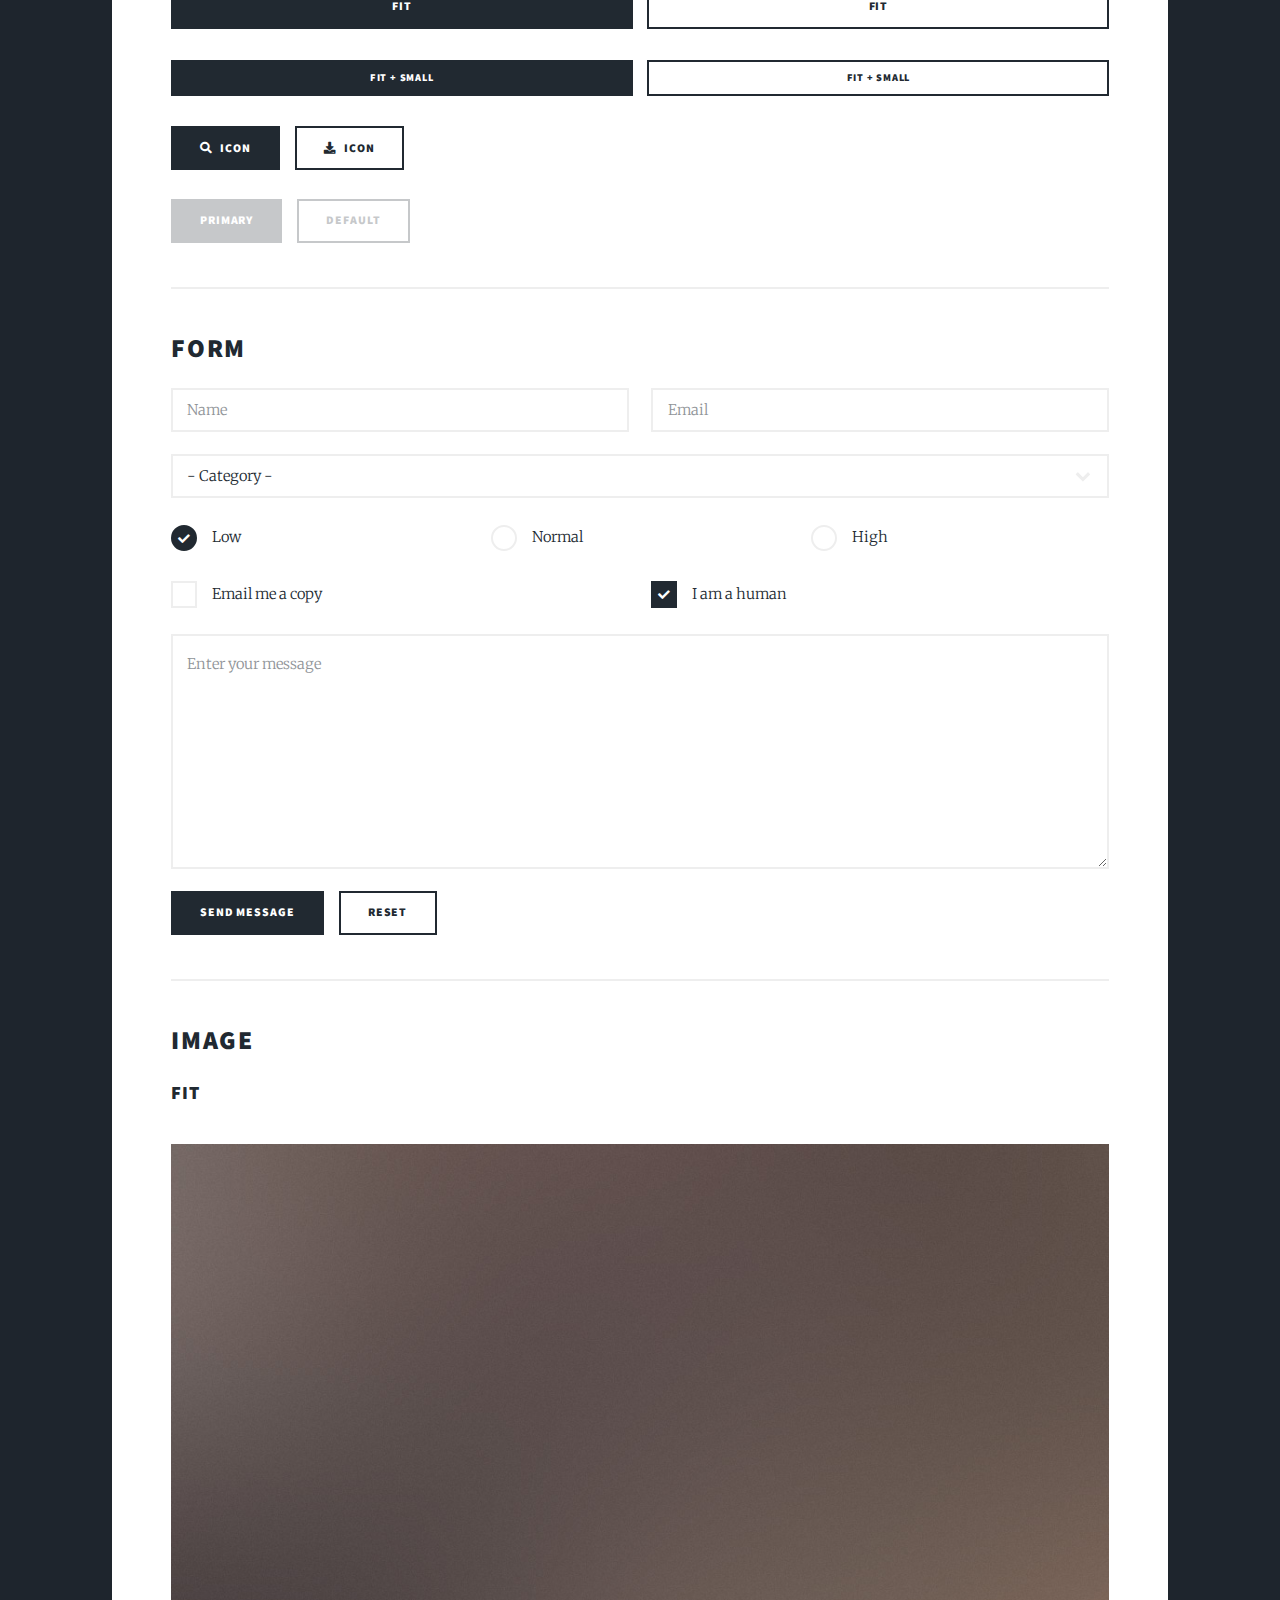
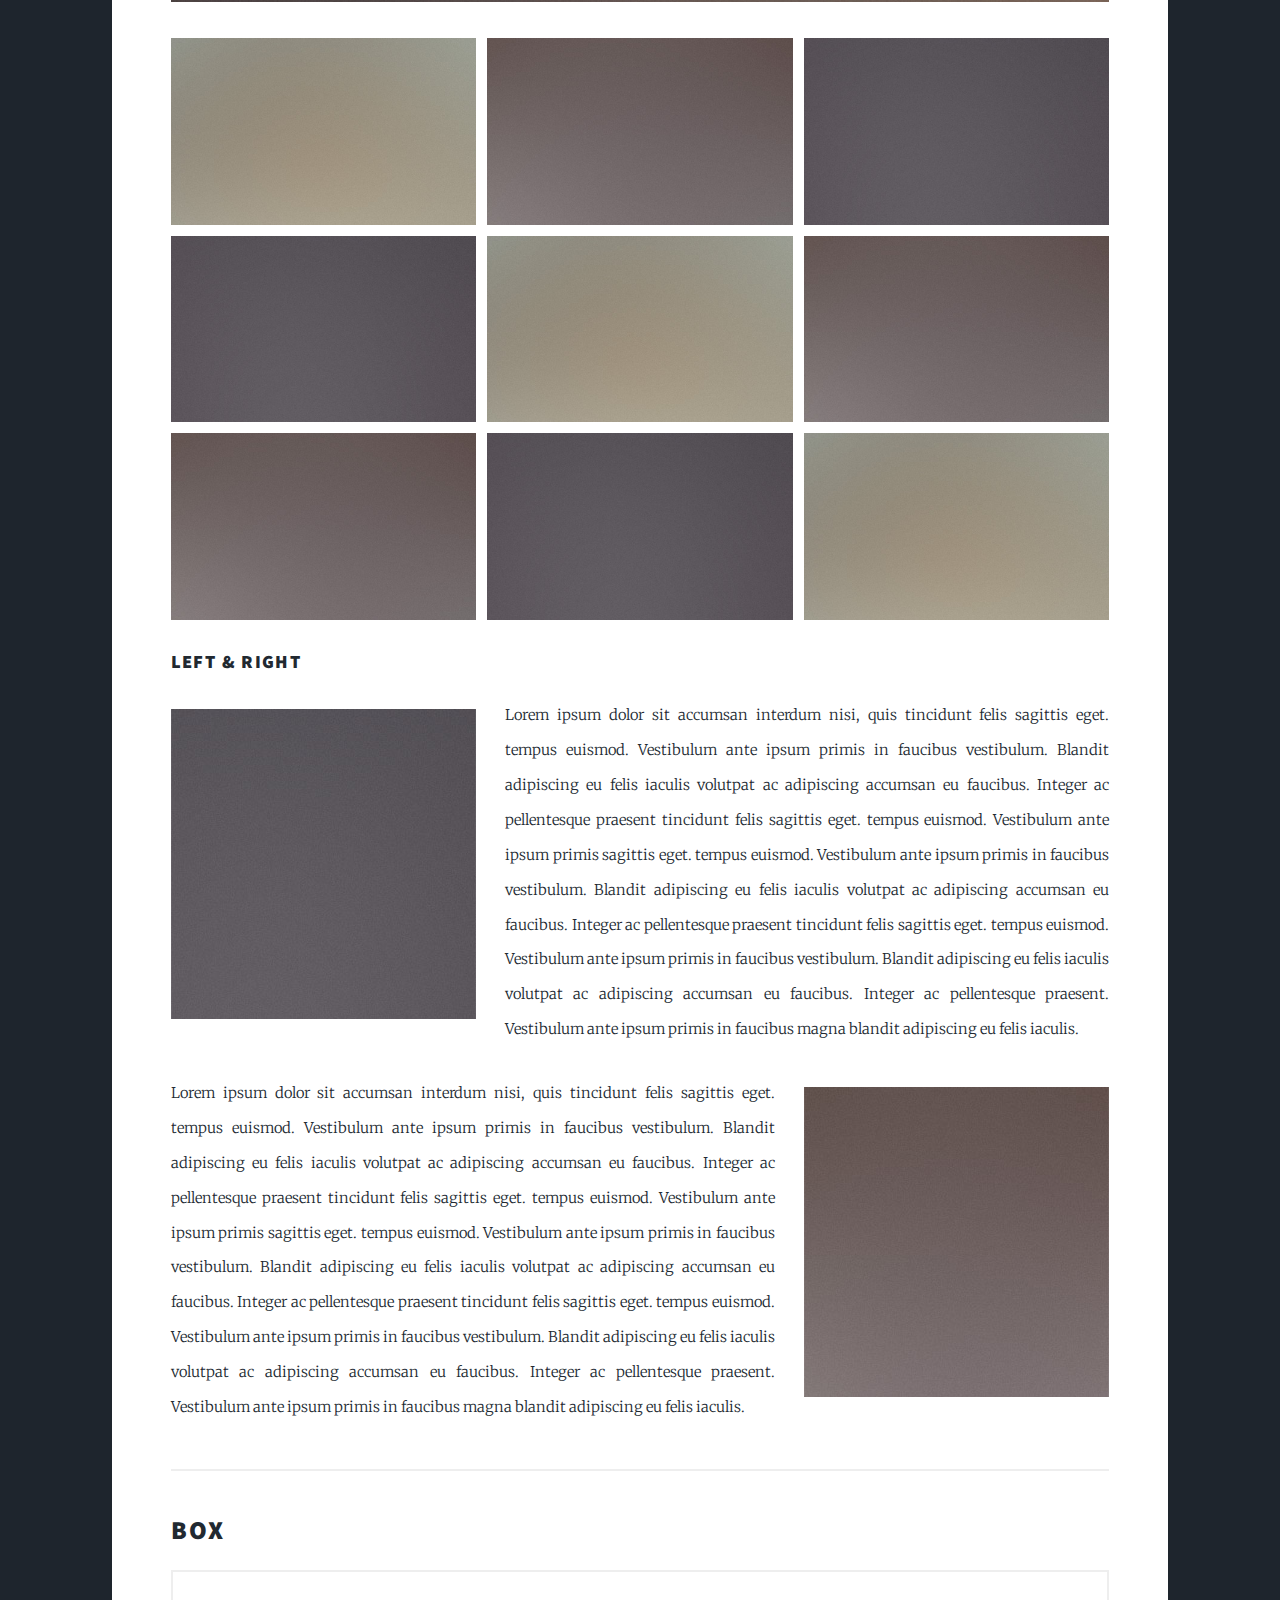
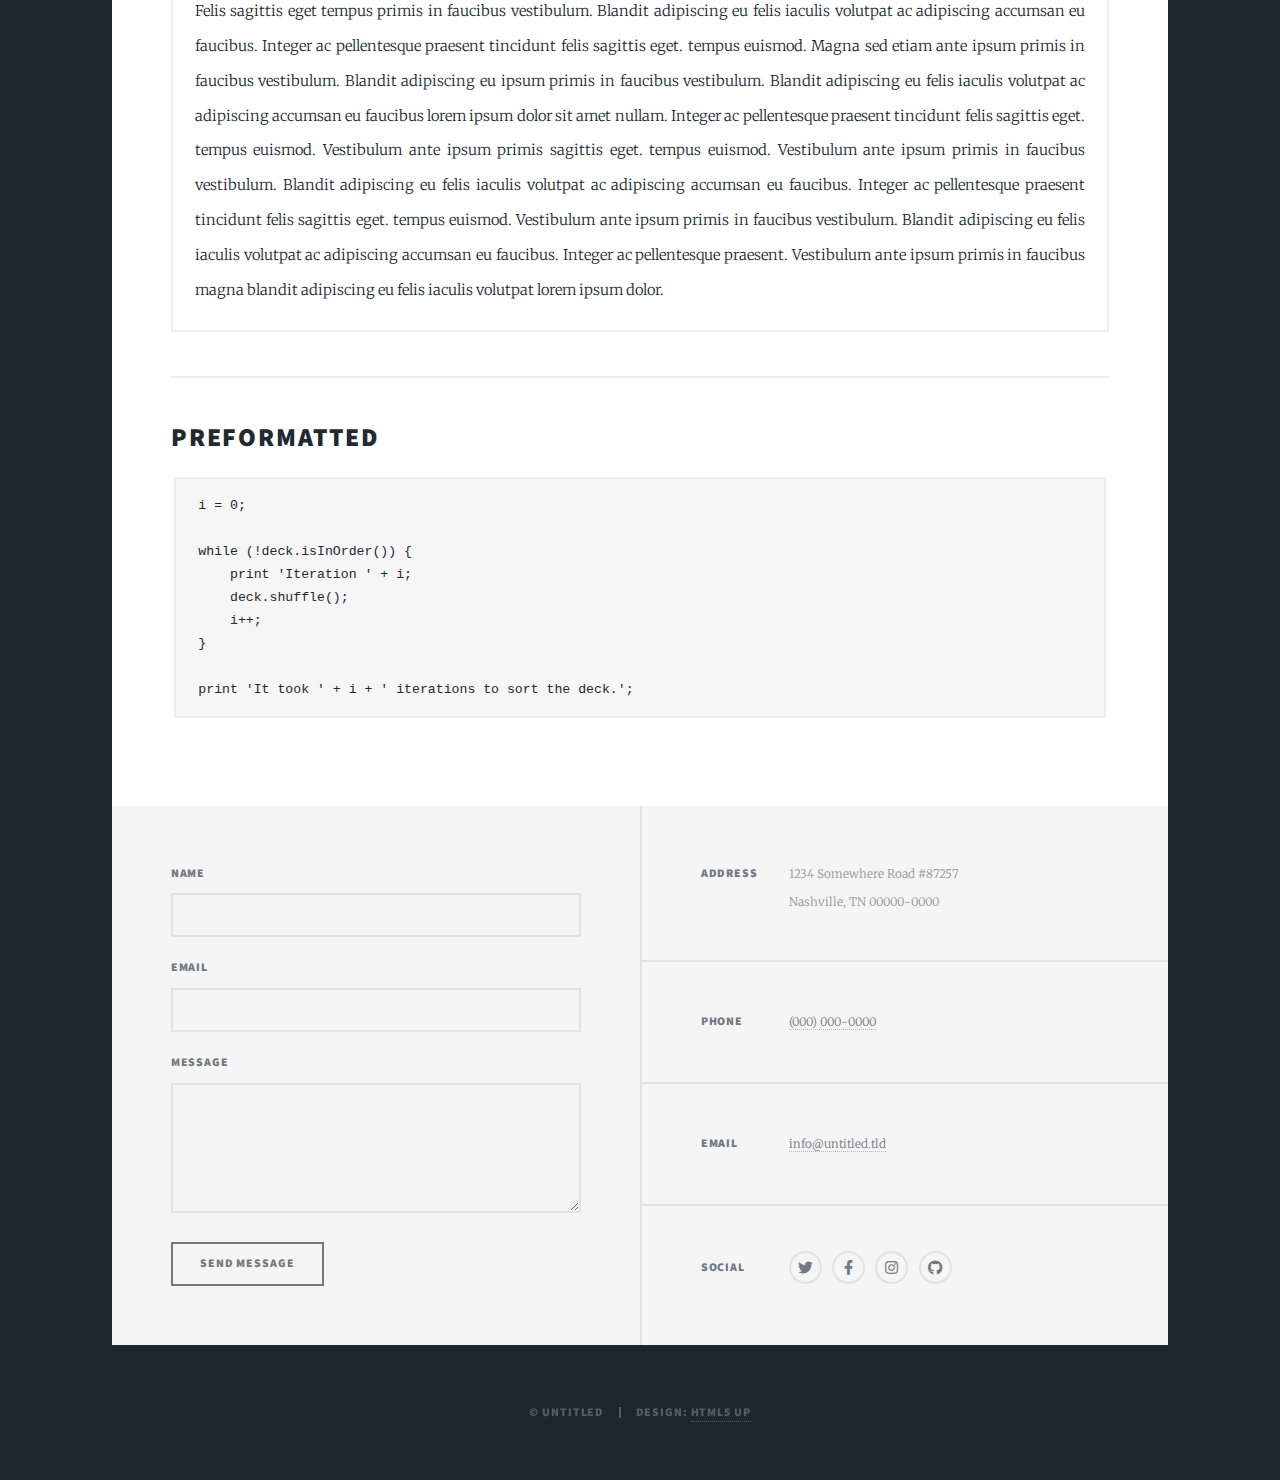
<file: statsresearch.html>
<!DOCTYPE HTML>
<!--
	Massively by HTML5 UP
	html5up.net | @ajlkn
	Free for personal and commercial use under the CCA 3.0 license (html5up.net/license)
-->
<html>
	<head>
		<title>Elements Reference - Massively by HTML5 UP</title>
		<meta charset="utf-8" />
		<meta name="viewport" content="width=device-width, initial-scale=1, user-scalable=no" />
		<link rel="stylesheet" href="assets/css/main.css" />
		<noscript><link rel="stylesheet" href="assets/css/noscript.css" /></noscript>
	</head>
	<body class="is-preload">

		<!-- Wrapper -->
			<div id="wrapper">

				<!-- Header -->
					<header id="header">
						<a href="index.html" class="logo">Massively</a>
					</header>

				<!-- Nav -->
					<nav id="nav">
						<ul class="links">
							<li><a href="index.html">This is Massively</a></li>
							<li><a href="generic.html">Generic Page</a></li>
							<li class="active"><a href="elements.html">Elements Reference</a></li>
						</ul>
						<ul class="icons">
							<li><a href="#" class="icon brands fa-twitter"><span class="label">Twitter</span></a></li>
							<li><a href="#" class="icon brands fa-facebook-f"><span class="label">Facebook</span></a></li>
							<li><a href="#" class="icon brands fa-instagram"><span class="label">Instagram</span></a></li>
							<li><a href="#" class="icon brands fa-github"><span class="label">GitHub</span></a></li>
						</ul>
					</nav>

				<!-- Main -->
					<div id="main">

						<!-- Post -->
							<section class="post">
								<header class="major">
									<h1>Elements<br />
									Reference</h1>
								</header>

								<!-- Text stuff -->
									<h2>Text</h2>
									<p>This is <b>bold</b> and this is <strong>strong</strong>. This is <i>italic</i> and this is <em>emphasized</em>.
									This is <sup>superscript</sup> text and this is <sub>subscript</sub> text.
									This is <u>underlined</u> and this is code: <code>for (;;) { ... }</code>.
									Finally, this is a <a href="#">link</a>.</p>
									<hr />
									<h2>Heading Level 2</h2>
									<h3>Heading Level 3</h3>
									<h4>Heading Level 4</h4>
									<h5>Heading Level 5</h5>
									<h6>Heading Level 6</h6>
									<hr />
									<header>
										<h2>Heading with a Subtitle</h2>
										<p>Lorem ipsum dolor sit amet nullam id egestas urna aliquam</p>
									</header>
									<p>Nunc lacinia ante nunc ac lobortis. Interdum adipiscing gravida odio porttitor sem non mi integer non faucibus ornare mi ut ante amet placerat aliquet. Volutpat eu sed ante lacinia sapien lorem accumsan varius montes viverra nibh in adipiscing blandit tempus accumsan.</p>
									<header>
										<h3>Heading with a Subtitle</h3>
										<p>Lorem ipsum dolor sit amet nullam id egestas urna aliquam</p>
									</header>
									<p>Nunc lacinia ante nunc ac lobortis. Interdum adipiscing gravida odio porttitor sem non mi integer non faucibus ornare mi ut ante amet placerat aliquet. Volutpat eu sed ante lacinia sapien lorem accumsan varius montes viverra nibh in adipiscing blandit tempus accumsan.</p>
									<header>
										<h4>Heading with a Subtitle</h4>
										<p>Lorem ipsum dolor sit amet nullam id egestas urna aliquam</p>
									</header>
									<p>Nunc lacinia ante nunc ac lobortis. Interdum adipiscing gravida odio porttitor sem non mi integer non faucibus ornare mi ut ante amet placerat aliquet. Volutpat eu sed ante lacinia sapien lorem accumsan varius montes viverra nibh in adipiscing blandit tempus accumsan.</p>

									<hr />

								<!-- Lists -->
									<h2>Lists</h2>
									<div class="row">
										<div class="col-6 col-12-small">

											<h3>Unordered</h3>
											<ul>
												<li>Dolor pulvinar etiam.</li>
												<li>Sagittis lorem eleifend.</li>
												<li>Felis feugiat dolore viverra.</li>
												<li>Dolor pulvinar etiam.</li>
											</ul>

											<h3>Alternate</h3>
											<ul class="alt">
												<li>Dolor pulvinar etiam etiam.</li>
												<li>Sagittis adipiscing eleifend.</li>
												<li>Felis enim dolore viverra.</li>
												<li>Dolor pulvinar etiam etiam.</li>
											</ul>

										</div>
										<div class="col-6 col-12-small">

											<h3>Ordered</h3>
											<ol>
												<li>Dolor pulvinar etiam.</li>
												<li>Etiam vel felis at viverra.</li>
												<li>Felis enim feugiat magna.</li>
												<li>Etiam vel felis nullam.</li>
												<li>Felis enim et tempus.</li>
											</ol>

											<h3>Icons</h3>
											<ul class="icons">
												<li><a href="#" class="icon brands fa-twitter"><span class="label">Twitter</span></a></li>
												<li><a href="#" class="icon brands fa-facebook-f"><span class="label">Facebook</span></a></li>
												<li><a href="#" class="icon brands fa-instagram"><span class="label">Instagram</span></a></li>
												<li><a href="#" class="icon brands fa-github"><span class="label">Github</span></a></li>
												<li><a href="#" class="icon brands fa-dribbble"><span class="label">Dribbble</span></a></li>
											</ul>
											<ul class="icons alt">
												<li><a href="#" class="icon brands alt fa-twitter"><span class="label">Twitter</span></a></li>
												<li><a href="#" class="icon brands alt fa-facebook-f"><span class="label">Facebook</span></a></li>
												<li><a href="#" class="icon brands alt fa-instagram"><span class="label">Instagram</span></a></li>
												<li><a href="#" class="icon brands alt fa-github"><span class="label">Github</span></a></li>
												<li><a href="#" class="icon brands alt fa-dribbble"><span class="label">Dribbble</span></a></li>
											</ul>

										</div>
									</div>
									<h3>Definition</h3>
									<dl>
										<dt>Item 1</dt>
										<dd>
											<p>Lorem ipsum dolor vestibulum ante ipsum primis in faucibus vestibulum. Blandit adipiscing eu felis iaculis volutpat ac adipiscing accumsan eu faucibus. Integer ac pellentesque praesent.</p>
										</dd>
										<dt>Item 2</dt>
										<dd>
											<p>Lorem ipsum dolor vestibulum ante ipsum primis in faucibus vestibulum. Blandit adipiscing eu felis iaculis volutpat ac adipiscing accumsan eu faucibus. Integer ac pellentesque praesent.</p>
										</dd>
										<dt>Item 3</dt>
										<dd>
											<p>Lorem ipsum dolor vestibulum ante ipsum primis in faucibus vestibulum. Blandit adipiscing eu felis iaculis volutpat ac adipiscing accumsan eu faucibus. Integer ac pellentesque praesent.</p>
										</dd>
									</dl>

									<h3>Actions</h3>
									<ul class="actions">
										<li><a href="#" class="button primary">Primary</a></li>
										<li><a href="#" class="button">Default</a></li>
									</ul>
									<ul class="actions small">
										<li><a href="#" class="button primary small">Small</a></li>
										<li><a href="#" class="button small">Small</a></li>
									</ul>
									<div class="row">
										<div class="col-6 col-12-small">
											<ul class="actions stacked">
												<li><a href="#" class="button primary">Default</a></li>
												<li><a href="#" class="button">Default</a></li>
											</ul>
										</div>
										<div class="col-6 col-12-small">
											<ul class="actions stacked">
												<li><a href="#" class="button primary small">Small</a></li>
												<li><a href="#" class="button small">Small</a></li>
											</ul>
										</div>
									</div>
									<div class="row">
										<div class="col-6 col-12-small">
											<ul class="actions stacked">
												<li><a href="#" class="button primary fit">Default</a></li>
												<li><a href="#" class="button fit">Default</a></li>
											</ul>
										</div>
										<div class="col-6 col-12-small">
											<ul class="actions stacked">
												<li><a href="#" class="button primary small fit">Small</a></li>
												<li><a href="#" class="button small fit">Small</a></li>
											</ul>
										</div>
									</div>

									<hr />

								<!-- Blockquote -->
									<h2>Blockquote</h2>
									<blockquote>Fringilla nisl. Donec accumsan interdum nisi, quis tincidunt felis sagittis eget tempus euismod. Vestibulum ante ipsum primis in faucibus vestibulum. Blandit adipiscing eu felis iaculis volutpat ac adipiscing accumsan faucibus. Vestibulum ante ipsum primis in faucibus vestibulum. Blandit adipiscing eu felis.</blockquote>

									<hr />

								<!-- Table -->
									<h2>Table</h2>

									<h3>Default</h3>
									<div class="table-wrapper">
										<table>
											<thead>
												<tr>
													<th>Name</th>
													<th>Description</th>
													<th>Price</th>
												</tr>
											</thead>
											<tbody>
												<tr>
													<td>Item 1</td>
													<td>Ante turpis integer aliquet porttitor.</td>
													<td>29.99</td>
												</tr>
												<tr>
													<td>Item 2</td>
													<td>Vis ac commodo adipiscing arcu aliquet.</td>
													<td>19.99</td>
												</tr>
												<tr>
													<td>Item 3</td>
													<td> Morbi faucibus arcu accumsan lorem.</td>
													<td>29.99</td>
												</tr>
												<tr>
													<td>Item 4</td>
													<td>Vitae integer tempus condimentum.</td>
													<td>19.99</td>
												</tr>
												<tr>
													<td>Item 5</td>
													<td>Ante turpis integer aliquet porttitor.</td>
													<td>29.99</td>
												</tr>
											</tbody>
											<tfoot>
												<tr>
													<td colspan="2"></td>
													<td>100.00</td>
												</tr>
											</tfoot>
										</table>
									</div>

									<h3>Alternate</h3>
									<div class="table-wrapper">
										<table class="alt">
											<thead>
												<tr>
													<th>Name</th>
													<th>Description</th>
													<th>Price</th>
												</tr>
											</thead>
											<tbody>
												<tr>
													<td>Item 1</td>
													<td>Ante turpis integer aliquet porttitor.</td>
													<td>29.99</td>
												</tr>
												<tr>
													<td>Item 2</td>
													<td>Vis ac commodo adipiscing arcu aliquet.</td>
													<td>19.99</td>
												</tr>
												<tr>
													<td>Item 3</td>
													<td> Morbi faucibus arcu accumsan lorem.</td>
													<td>29.99</td>
												</tr>
												<tr>
													<td>Item 4</td>
													<td>Vitae integer tempus condimentum.</td>
													<td>19.99</td>
												</tr>
												<tr>
													<td>Item 5</td>
													<td>Ante turpis integer aliquet porttitor.</td>
													<td>29.99</td>
												</tr>
											</tbody>
											<tfoot>
												<tr>
													<td colspan="2"></td>
													<td>100.00</td>
												</tr>
											</tfoot>
										</table>
									</div>

									<hr />

								<!-- Buttons -->
									<h2>Buttons</h2>
									<ul class="actions">
										<li><a href="#" class="button primary">Primary</a></li>
										<li><a href="#" class="button">Default</a></li>
									</ul>
									<ul class="actions">
										<li><a href="#" class="button primary large">Large</a></li>
										<li><a href="#" class="button">Default</a></li>
										<li><a href="#" class="button small">Small</a></li>
									</ul>
									<ul class="actions fit">
										<li><a href="#" class="button primary fit">Fit</a></li>
										<li><a href="#" class="button fit">Fit</a></li>
									</ul>
									<ul class="actions fit small">
										<li><a href="#" class="button primary fit small">Fit + Small</a></li>
										<li><a href="#" class="button fit small">Fit + Small</a></li>
									</ul>
									<ul class="actions">
										<li><a href="#" class="button primary icon solid fa-search">Icon</a></li>
										<li><a href="#" class="button icon solid fa-download">Icon</a></li>
									</ul>
									<ul class="actions">
										<li><span class="button primary disabled">Primary</span></li>
										<li><span class="button disabled">Default</span></li>
									</ul>

									<hr />

								<!-- Form -->
									<h2>Form</h2>

									<form method="post" action="#">
										<div class="row gtr-uniform">
											<div class="col-6 col-12-xsmall">
												<input type="text" name="demo-name" id="demo-name" value="" placeholder="Name" />
											</div>
											<div class="col-6 col-12-xsmall">
												<input type="email" name="demo-email" id="demo-email" value="" placeholder="Email" />
											</div>
											<!-- Break -->
											<div class="col-12">
												<select name="demo-category" id="demo-category">
													<option value="">- Category -</option>
													<option value="1">Manufacturing</option>
													<option value="1">Shipping</option>
													<option value="1">Administration</option>
													<option value="1">Human Resources</option>
												</select>
											</div>
											<!-- Break -->
											<div class="col-4 col-12-small">
												<input type="radio" id="demo-priority-low" name="demo-priority" checked>
												<label for="demo-priority-low">Low</label>
											</div>
											<div class="col-4 col-12-small">
												<input type="radio" id="demo-priority-normal" name="demo-priority">
												<label for="demo-priority-normal">Normal</label>
											</div>
											<div class="col-4 col-12-small">
												<input type="radio" id="demo-priority-high" name="demo-priority">
												<label for="demo-priority-high">High</label>
											</div>
											<!-- Break -->
											<div class="col-6 col-12-small">
												<input type="checkbox" id="demo-copy" name="demo-copy">
												<label for="demo-copy">Email me a copy</label>
											</div>
											<div class="col-6 col-12-small">
												<input type="checkbox" id="demo-human" name="demo-human" checked>
												<label for="demo-human">I am a human</label>
											</div>
											<!-- Break -->
											<div class="col-12">
												<textarea name="demo-message" id="demo-message" placeholder="Enter your message" rows="6"></textarea>
											</div>
											<!-- Break -->
											<div class="col-12">
												<ul class="actions">
													<li><input type="submit" value="Send Message" class="primary" /></li>
													<li><input type="reset" value="Reset" /></li>
												</ul>
											</div>
										</div>
									</form>

									<hr />

								<!-- Image -->
									<h2>Image</h2>

									<h3>Fit</h3>
									<span class="image fit"><img src="images/pic01.jpg" alt="" /></span>
									<div class="box alt">
										<div class="row gtr-50 gtr-uniform">
											<div class="col-4"><span class="image fit"><img src="images/pic02.jpg" alt="" /></span></div>
											<div class="col-4"><span class="image fit"><img src="images/pic03.jpg" alt="" /></span></div>
											<div class="col-4"><span class="image fit"><img src="images/pic04.jpg" alt="" /></span></div>
											<!-- Break -->
											<div class="col-4"><span class="image fit"><img src="images/pic04.jpg" alt="" /></span></div>
											<div class="col-4"><span class="image fit"><img src="images/pic02.jpg" alt="" /></span></div>
											<div class="col-4"><span class="image fit"><img src="images/pic03.jpg" alt="" /></span></div>
											<!-- Break -->
											<div class="col-4"><span class="image fit"><img src="images/pic03.jpg" alt="" /></span></div>
											<div class="col-4"><span class="image fit"><img src="images/pic04.jpg" alt="" /></span></div>
											<div class="col-4"><span class="image fit"><img src="images/pic02.jpg" alt="" /></span></div>
										</div>
									</div>

									<h3>Left &amp; Right</h3>
									<p><span class="image left"><img src="images/pic08.jpg" alt="" /></span>Lorem ipsum dolor sit accumsan interdum nisi, quis tincidunt felis sagittis eget. tempus euismod. Vestibulum ante ipsum primis in faucibus vestibulum. Blandit adipiscing eu felis iaculis volutpat ac adipiscing accumsan eu faucibus. Integer ac pellentesque praesent tincidunt felis sagittis eget. tempus euismod. Vestibulum ante ipsum primis sagittis eget. tempus euismod. Vestibulum ante ipsum primis in faucibus vestibulum. Blandit adipiscing eu felis iaculis volutpat ac adipiscing accumsan eu faucibus. Integer ac pellentesque praesent tincidunt felis sagittis eget. tempus euismod. Vestibulum ante ipsum primis in faucibus vestibulum. Blandit adipiscing eu felis iaculis volutpat ac adipiscing accumsan eu faucibus. Integer ac pellentesque praesent. Vestibulum ante ipsum primis in faucibus magna blandit adipiscing eu felis iaculis.</p>
									<p><span class="image right"><img src="images/pic09.jpg" alt="" /></span>Lorem ipsum dolor sit accumsan interdum nisi, quis tincidunt felis sagittis eget. tempus euismod. Vestibulum ante ipsum primis in faucibus vestibulum. Blandit adipiscing eu felis iaculis volutpat ac adipiscing accumsan eu faucibus. Integer ac pellentesque praesent tincidunt felis sagittis eget. tempus euismod. Vestibulum ante ipsum primis sagittis eget. tempus euismod. Vestibulum ante ipsum primis in faucibus vestibulum. Blandit adipiscing eu felis iaculis volutpat ac adipiscing accumsan eu faucibus. Integer ac pellentesque praesent tincidunt felis sagittis eget. tempus euismod. Vestibulum ante ipsum primis in faucibus vestibulum. Blandit adipiscing eu felis iaculis volutpat ac adipiscing accumsan eu faucibus. Integer ac pellentesque praesent. Vestibulum ante ipsum primis in faucibus magna blandit adipiscing eu felis iaculis.</p>

									<hr />

								<!-- Box -->
									<h2>Box</h2>
									<div class="box">
										<p>Felis sagittis eget tempus primis in faucibus vestibulum. Blandit adipiscing eu felis iaculis volutpat ac adipiscing accumsan eu faucibus. Integer ac pellentesque praesent tincidunt felis sagittis eget. tempus euismod. Magna sed etiam ante ipsum primis in faucibus vestibulum. Blandit adipiscing eu ipsum primis in faucibus vestibulum. Blandit adipiscing eu felis iaculis volutpat ac adipiscing accumsan eu faucibus lorem ipsum dolor sit amet nullam. Integer ac pellentesque praesent tincidunt felis sagittis eget. tempus euismod. Vestibulum ante ipsum primis sagittis eget. tempus euismod. Vestibulum ante ipsum primis in faucibus vestibulum. Blandit adipiscing eu felis iaculis volutpat ac adipiscing accumsan eu faucibus. Integer ac pellentesque praesent tincidunt felis sagittis eget. tempus euismod. Vestibulum ante ipsum primis in faucibus vestibulum. Blandit adipiscing eu felis iaculis volutpat ac adipiscing accumsan eu faucibus. Integer ac pellentesque praesent. Vestibulum ante ipsum primis in faucibus magna blandit adipiscing eu felis iaculis volutpat lorem ipsum dolor.</p>
									</div>

									<hr />

								<!-- Preformatted Code -->
									<h2>Preformatted</h2>
									<pre><code>i = 0;

while (!deck.isInOrder()) {
    print 'Iteration ' + i;
    deck.shuffle();
    i++;
}

print 'It took ' + i + ' iterations to sort the deck.';
</code></pre>

							</section>

					</div>

				<!-- Footer -->
					<footer id="footer">
						<section>
							<form method="post" action="#">
								<div class="fields">
									<div class="field">
										<label for="name">Name</label>
										<input type="text" name="name" id="name" />
									</div>
									<div class="field">
										<label for="email">Email</label>
										<input type="text" name="email" id="email" />
									</div>
									<div class="field">
										<label for="message">Message</label>
										<textarea name="message" id="message" rows="3"></textarea>
									</div>
								</div>
								<ul class="actions">
									<li><input type="submit" value="Send Message" /></li>
								</ul>
							</form>
						</section>
						<section class="split contact">
							<section class="alt">
								<h3>Address</h3>
								<p>1234 Somewhere Road #87257<br />
								Nashville, TN 00000-0000</p>
							</section>
							<section>
								<h3>Phone</h3>
								<p><a href="#">(000) 000-0000</a></p>
							</section>
							<section>
								<h3>Email</h3>
								<p><a href="#">info@untitled.tld</a></p>
							</section>
							<section>
								<h3>Social</h3>
								<ul class="icons alt">
									<li><a href="#" class="icon brands alt fa-twitter"><span class="label">Twitter</span></a></li>
									<li><a href="#" class="icon brands alt fa-facebook-f"><span class="label">Facebook</span></a></li>
									<li><a href="#" class="icon brands alt fa-instagram"><span class="label">Instagram</span></a></li>
									<li><a href="#" class="icon brands alt fa-github"><span class="label">GitHub</span></a></li>
								</ul>
							</section>
						</section>
					</footer>

				<!-- Copyright -->
					<div id="copyright">
						<ul><li>&copy; Untitled</li><li>Design: <a href="https://html5up.net">HTML5 UP</a></li></ul>
					</div>

			</div>

		<!-- Scripts -->
			<script src="assets/js/jquery.min.js"></script>
			<script src="assets/js/jquery.scrollex.min.js"></script>
			<script src="assets/js/jquery.scrolly.min.js"></script>
			<script src="assets/js/browser.min.js"></script>
			<script src="assets/js/breakpoints.min.js"></script>
			<script src="assets/js/util.js"></script>
			<script src="assets/js/main.js"></script>

	</body>
</html>
</file>
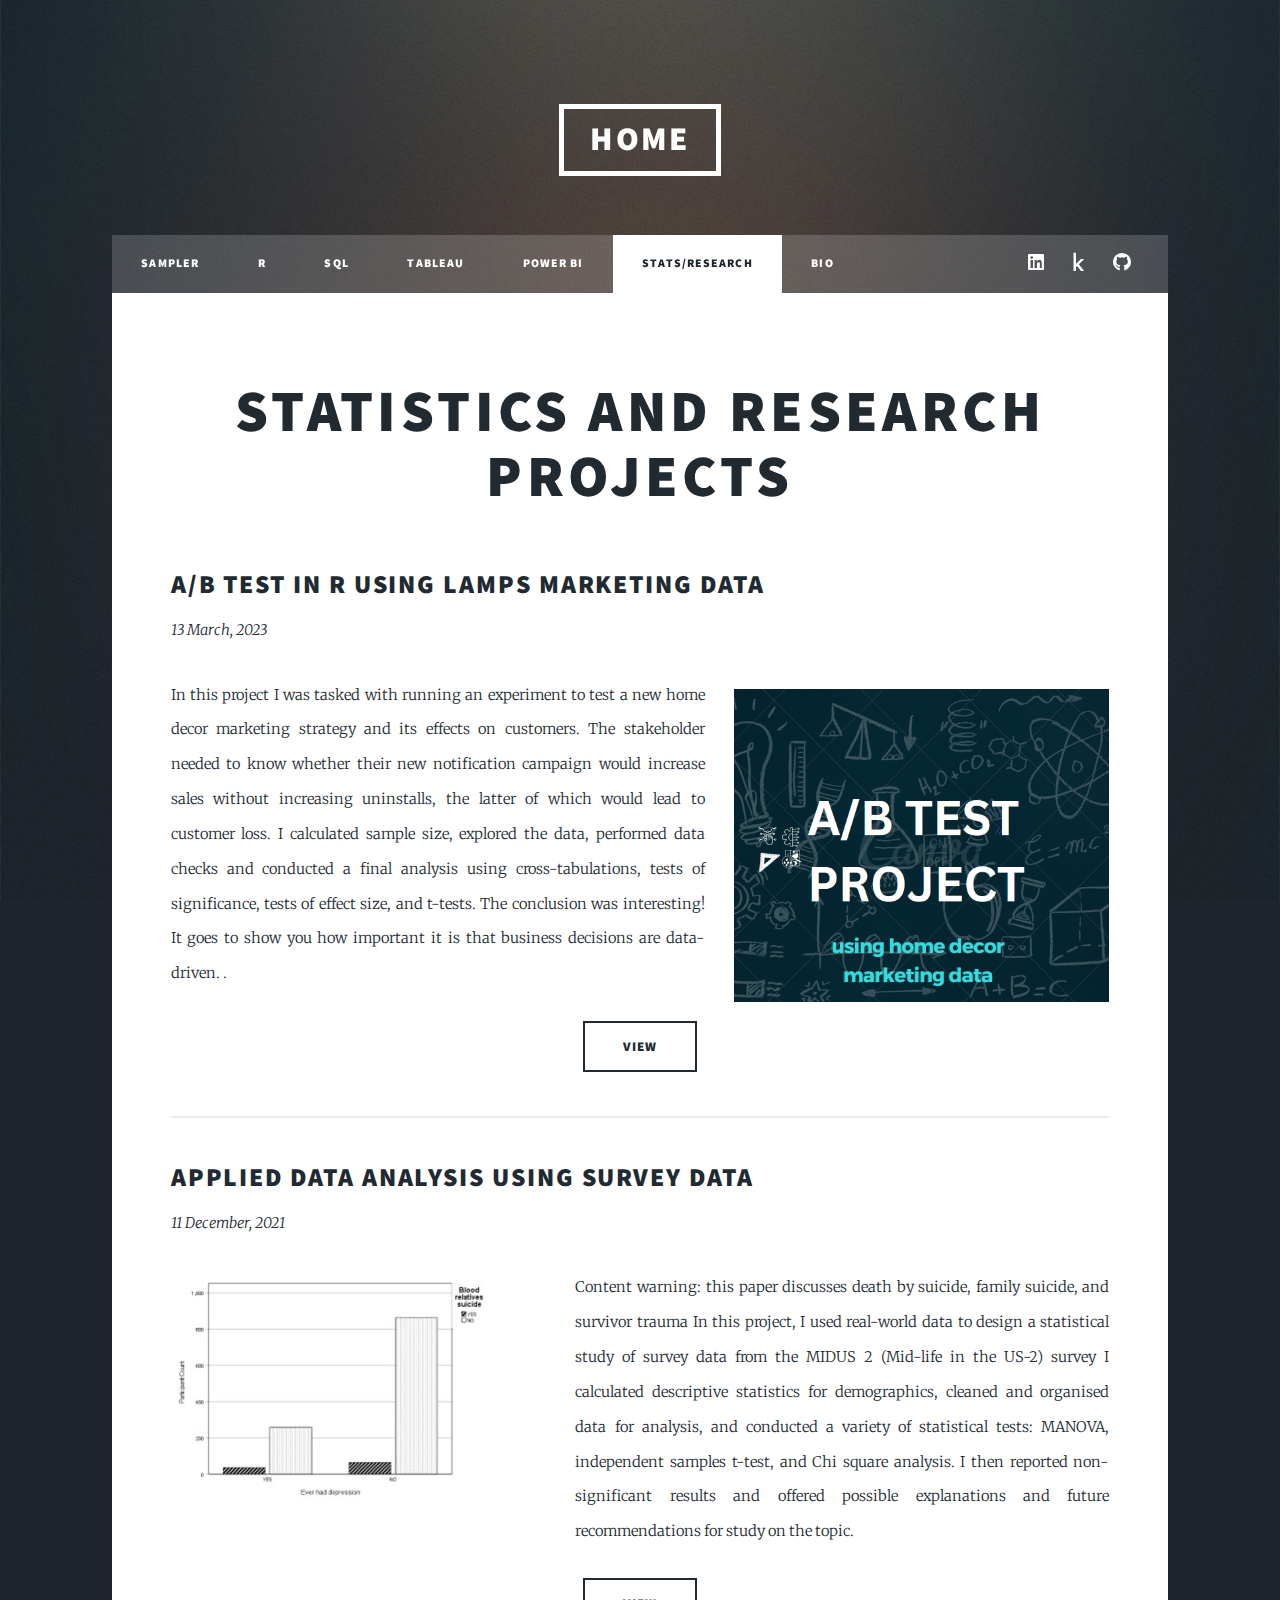
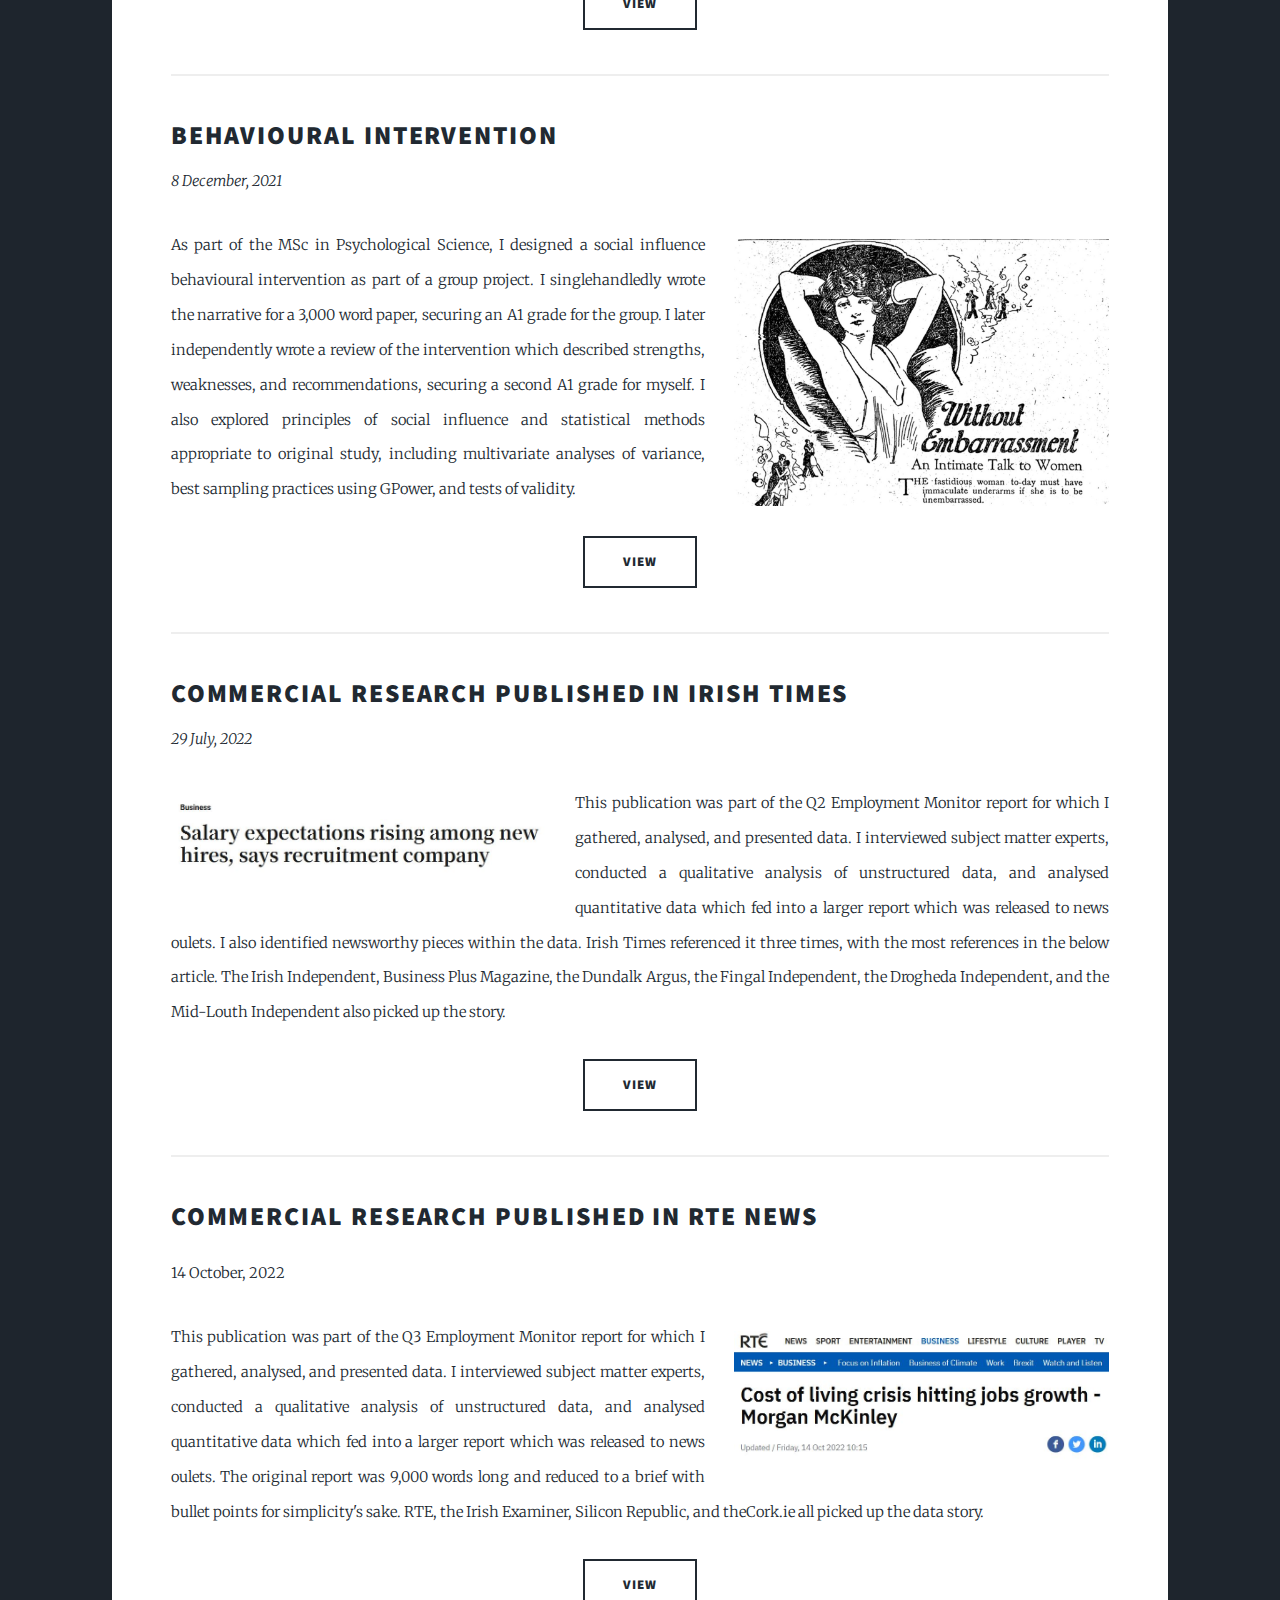
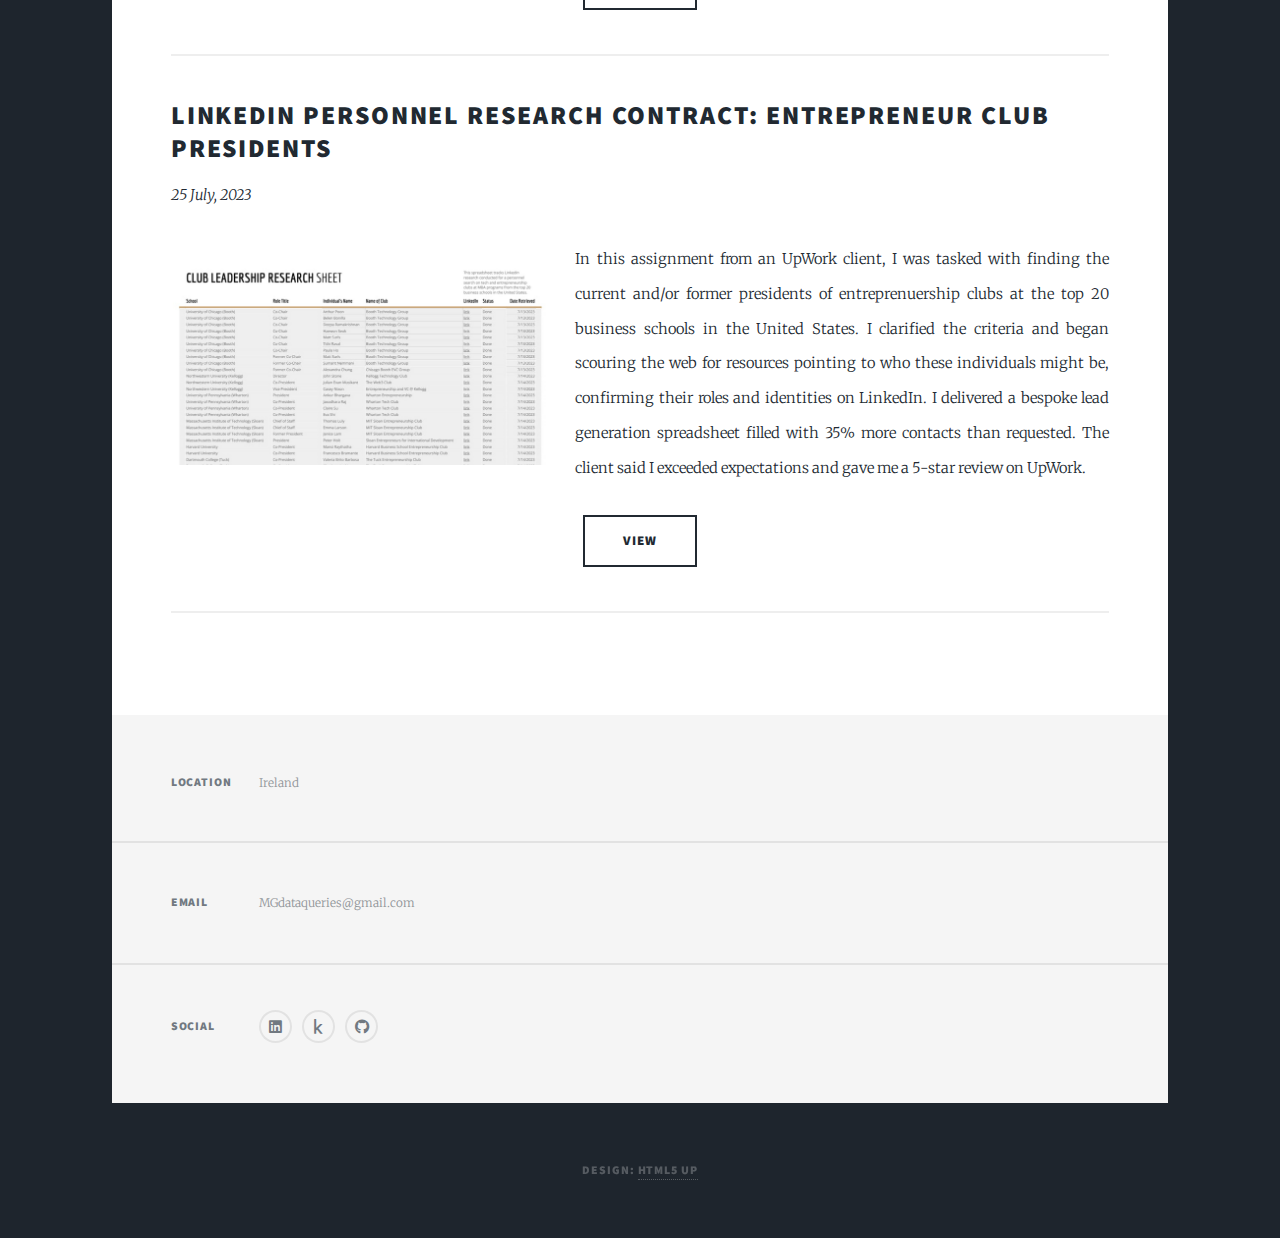
<file: statsresearchpage.html>
<!DOCTYPE HTML>
<!--
	Massively by HTML5 UP
	html5up.net | @ajlkn
	Free for personal and commercial use under the CCA 3.0 license (html5up.net/license)
-->
<html>
	<head>
		<title>Elements Reference - Massively by HTML5 UP</title>
		<meta charset="utf-8" />
		<meta name="viewport" content="width=device-width, initial-scale=1, user-scalable=no" />
		<link rel="stylesheet" href="assets/css/main.css" />
		<noscript><link rel="stylesheet" href="assets/css/noscript.css" /></noscript>
	</head>
	<body class="is-preload">

		<!-- Wrapper -->
			<div id="wrapper">

				<!-- Header -->
					<header id="header">
						<a href="index.html" class="logo">Home</a>
					</header>

				<!-- Nav -->
					<nav id="nav">
						<ul class="links">
							<li><a href="index.html">Sampler</a></li>
							<li><a href="Rpage.html">R</a></li>
							<li><a href="SQLpage.html">SQL</a></li>
							<li><a href="Tableaupage.html">Tableau</a></li>
							<li><a href="PowerBIpage.html">Power BI</a></li>
							<li class="active"><a href="statsresearchpage.html">Stats/Research</a></li>
							<li><a href="biopage.html">Bio</a></li>
						</ul>
		
							<ul class="icons alt">
								<li><a href="https://linkedin.com/in/melanie-gruben" target="_blank" class="icon brands alt fa-linkedin"><span class="label">LinkedIn</span></a></li>

								<li><a href="https://www.kaggle.com/melaniegruben" target="_blank" class="icon brands alt fa-kaggle"><span class="label">Kaggle</span></a></li>
								<li><a href="https://github.com/MGdata7" target="_blank" class="icon brands alt fa-github"><span class="label">GitHub</span></a></li>
							
						</ul>
					</nav>

				<!-- Main -->
					<div id="main">

						<!-- Post -->
							<section class="post">
								<header class="major">
									<h2>Statistics and Research Projects
									</h2>
								</header>

								<!-- Text stuff -->
									
									<header>
								
										<h2>A/B Test in R Using Lamps Marketing Data</h2>
										<p>13 March, 2023</p>
									</header>
						<p><span class="image right"><img src="images/abtestlamps.png" alt="" /></span>In this project I was tasked with running an experiment to test a new home decor marketing
							strategy and its effects on customers. The stakeholder needed to know whether their new notification campaign would increase sales without increasing uninstalls, the latter of which would lead to customer loss.
							I calculated sample size, explored the data, performed data checks and conducted a final analysis using cross-tabulations, tests of significance, tests of effect size, and t-tests. The conclusion was interesting!
							It goes to show you how important it is that business decisions are data-driven.
							
						.
								</p>
<ul class="actions special">
									<li><a href="https://github.com/MGdata7/Stats-and-Research-Projects/blob/main/LampDataA-BTesting/LampDataA-BTestingMD.md" target="_blank" class="button large">View</a></li>
								</ul>
									<hr />
								
									<header>
										<h2>Applied Data Analysis using Survey Data</h2>
										<p>11 December, 2021</p>
									</header>
									<p><span class="image left"><img src="images/suicidestatsgraph.jpg" alt="" /></span>
    Content warning: this paper discusses death by suicide, family suicide, and survivor trauma
    In this project, I used real-world data to design a statistical study of survey data from the MIDUS 2 (Mid-life in the US-2) survey
    I calculated descriptive statistics for demographics, cleaned and organised data for analysis, and conducted a variety of statistical tests: MANOVA, independent samples t-test, and Chi square analysis.
  


    I then reported non-significant results and offered possible explanations and future recommendations for study on the topic.
									<ul class="actions special">
										<li><a href="https://github.com/MGdata7/Applied-Data-Analysis-Statistical-Investigation/blob/3c469fde68584bf5cb130be00988d12c70a859bf/README.md" target ="_blank" class="button large">View</a></li>
								</ul>
								<hr />
								<header>
								
										<h2>Behavioural Intervention</h2>
										<p>8 December, 2021</p>
									</header>
						<p><span class="image right"><img src="images/fastidious-woman.jpeg" alt="" /></span>As part of the MSc in Psychological Science, I designed a social influence behavioural intervention as part of a group project. I singlehandledly wrote the narrative for a 3,000 word paper, securing an A1 grade for the group.
I later independently wrote a review of the intervention which described strengths, weaknesses, and recommendations, securing a second A1 grade for myself. I also explored principles of social influence and statistical methods appropriate to original study, including multivariate analyses of variance, best sampling practices using GPower, and tests of validity. </p>
<ul class="actions special">
									<li><a href="https://github.com/MGdata7/A-Behavioural-Science-Intervention/blob/1a2a7e1e61816446d608b93b77bc8a98073c3697/README.md" target="_blank" class="button large">View</a></li>
								</ul>
									<hr />
								
								<header>
										<h2>Commercial Research Published in Irish Times</h2>
										<p>29 July, 2022</p>
									</header>
									<p><span class="image left"><img src="images/irish-times-headlines.JPG" alt="" /></span>
    This publication was part of the Q2 Employment Monitor report for which I gathered, analysed, and presented data. I interviewed subject matter experts, conducted a qualitative analysis of unstructured data, and analysed quantitative data which fed into a larger report which was released to news oulets. I also identified newsworthy pieces within the data. Irish Times referenced it three times, with the most references in the below article. The Irish Independent, Business Plus Magazine, the Dundalk Argus, the Fingal Independent, the Drogheda Independent, and the Mid-Louth Independent also picked up the story.</p>
									<ul class="actions special">
										<li><a href="https://www.irishtimes.com/business/2022/07/29/salary-expectations-rising-among-new-hires-says-recruitment-company/" target="_blank" class="button large">View</a></li>
								</ul>
								<hr />
								
								<h2>Commercial Research Published in RTE News</h2>
										<p>14 October, 2022</p>
									</header>
									<p><span class="image right"><img src="images/cost-of-living-crisis.JPG" alt="" /></span>
    This publication was part of the Q3 Employment Monitor report for which I gathered, analysed, and presented data. I interviewed subject matter experts, conducted a qualitative analysis of unstructured data, and analysed quantitative data which fed into a larger report which was released to news oulets. The original report was 9,000 words long and reduced to a brief with bullet points for simplicity's sake. RTE, the Irish Examiner, Silicon Republic, and theCork.ie all picked up the data story.</p>
									<ul class="actions special">
										<li><a href="https://www.rte.ie/news/business/2022/1014/1329189-morgan-mcginley-employment-monitor/" target="_blank" class="button large">View</a></li>
								</ul>
								<hr />

								<header>
										<h2>LinkedIn Personnel Research Contract: Entrepreneur Club Presidents</h2>
										<p>25 July, 2023</p>
									</header>
									<p><span class="image left"><img src="images/clubleadership.png" alt="" /></span>
                                                                        In this assignment from an UpWork client, I was tasked with finding the current and/or former presidents of entreprenuership clubs at the top 20 business schools in the United States. I clarified the criteria and began scouring the web for resources pointing to who these individuals might be, confirming their roles and identities on LinkedIn. I delivered a bespoke lead generation spreadsheet filled with 35% more contacts than requested. The client said I exceeded expectations and gave me a 5-star review on UpWork.</p>
									<ul class="actions special">
										<li><a href="https://www.upwork.com/fl/~01e69a87f2d953b89d?p=1683058962502852608" target="_blank" class="button large">View</a></li>
								</ul>
								<hr />
								</div>

				<!-- Footer -->
					<footer id="footer">
						
						<section class="split contact">
							<section class="alt">
								<h3>Location</h3>
								<p>Ireland<br />
								</p>
							</section>
							
							<section>
								<h3>Email</h3>
								<p>MGdataqueries@gmail.com</p>
							</section>
							<section>
								<h3>Social</h3>
								<ul class="icons alt">
									<li><a href="https://linkedin.com/in/melanie-gruben" target="_blank" class="icon brands alt fa-linkedin"><span class="label">LinkedIn</span></a></li>
	
									<li><a href="https://www.kaggle.com/melaniegruben" target="_blank" class="icon brands alt fa-kaggle"><span class="label">Kaggle</span></a></li>
									<li><a href="https://github.com/MGdata7" target="_blank" class="icon brands alt fa-github"><span class="label">GitHub</span></a></li>
								</ul>
							</section>
						</section>
					</footer>

				<!-- Copyright -->
					<div id="copyright">
						<ul><li>Design: <a href="https://html5up.net">HTML5 UP</a></li></ul>
					</div>

			

		<!-- Scripts -->
			<script src="assets/js/jquery.min.js"></script>
			<script src="assets/js/jquery.scrollex.min.js"></script>
			<script src="assets/js/jquery.scrolly.min.js"></script>
			<script src="assets/js/browser.min.js"></script>
			<script src="assets/js/breakpoints.min.js"></script>
			<script src="assets/js/util.js"></script>
			<script src="assets/js/main.js"></script>

	</body>
</html>
</file>
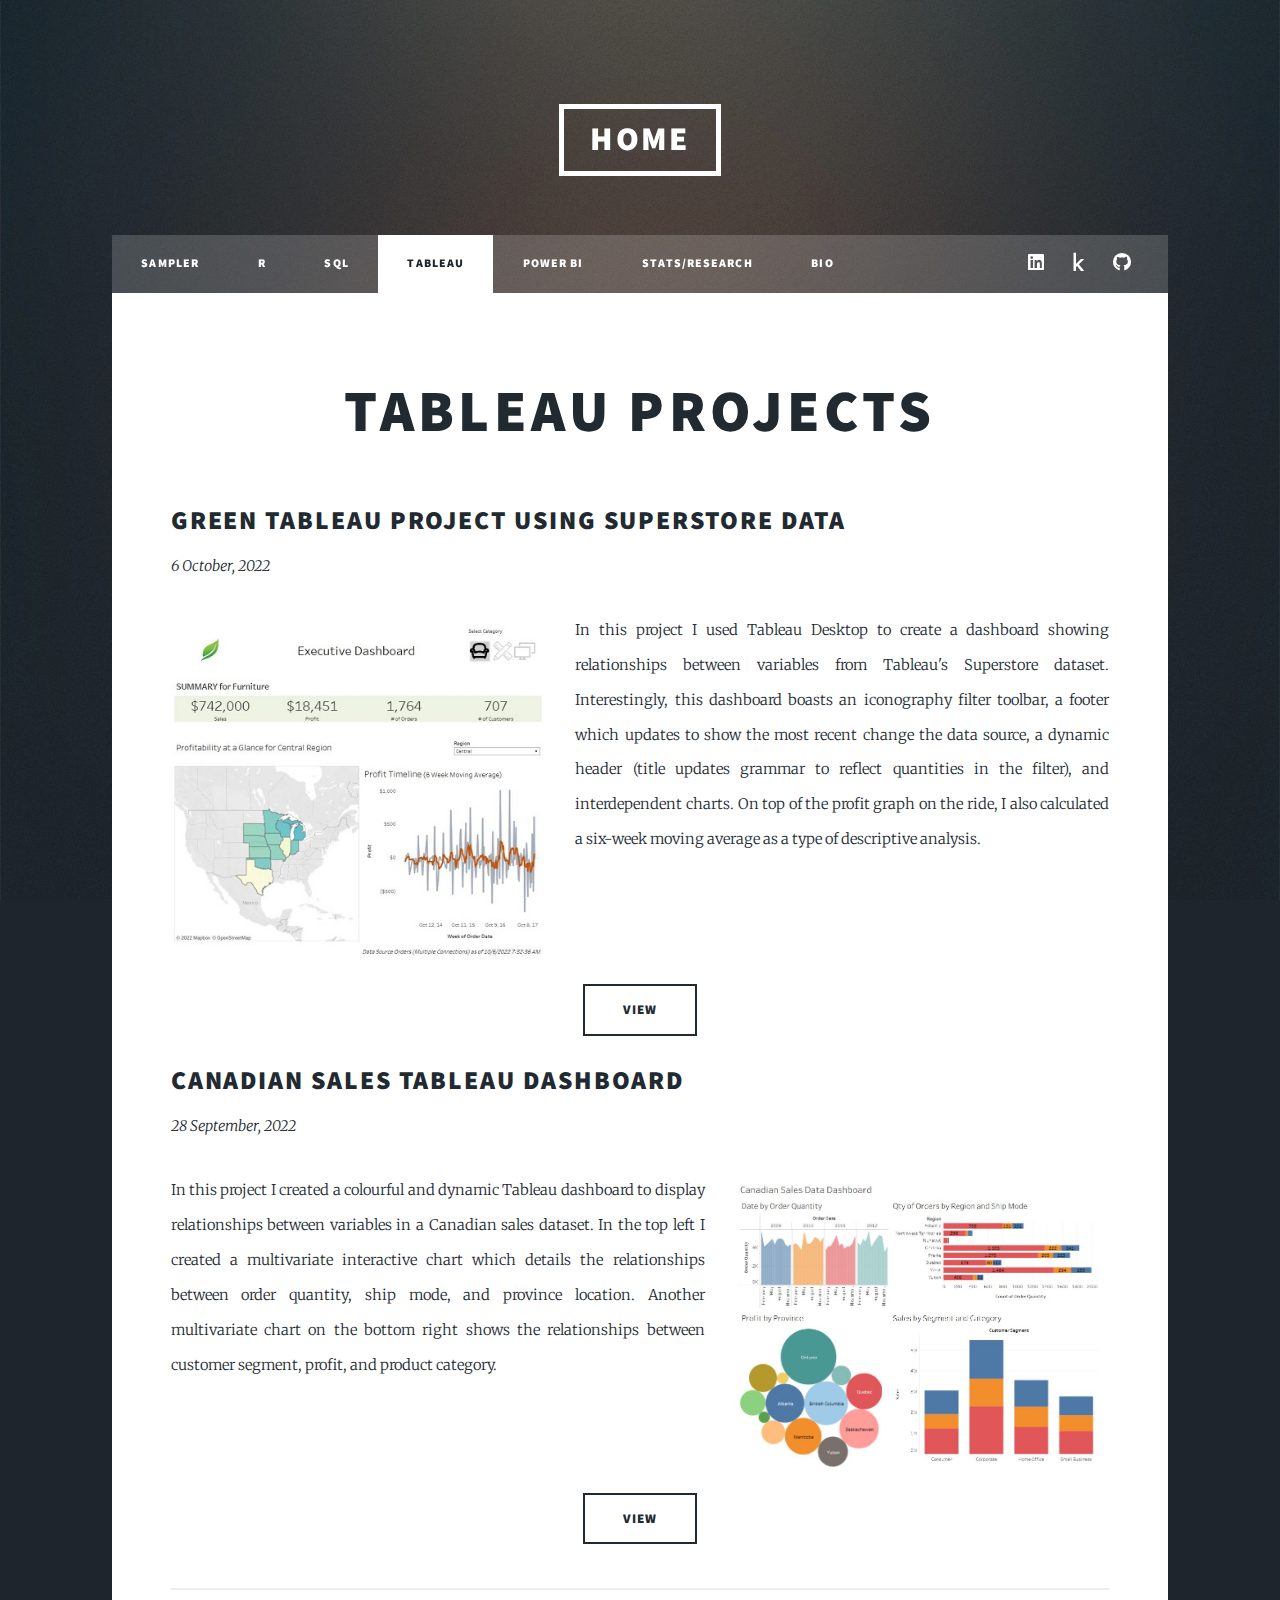
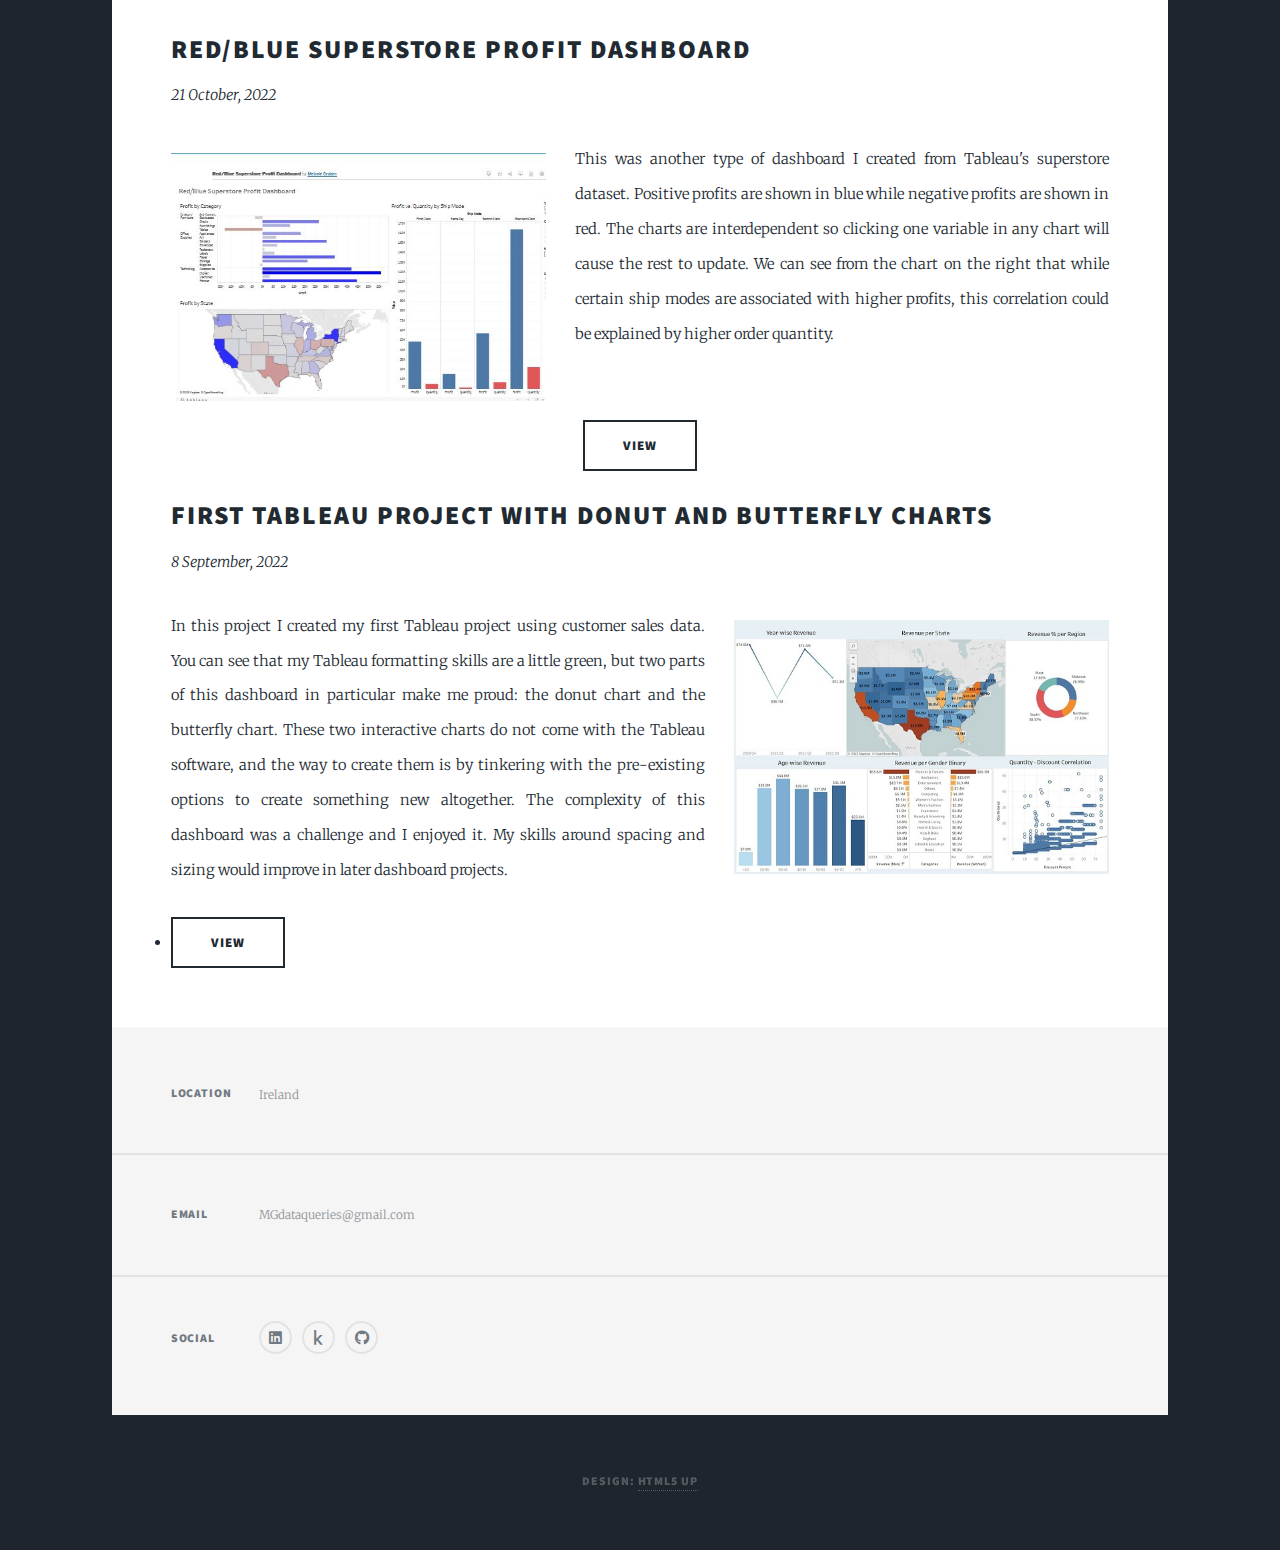
<file: Tableaupage.html>
<!DOCTYPE HTML>
<!--
	Massively by HTML5 UP
	html5up.net | @ajlkn
	Free for personal and commercial use under the CCA 3.0 license (html5up.net/license)
-->
<html>
	<head>
		<title>Elements Reference - Massively by HTML5 UP</title>
		<meta charset="utf-8" />
		<meta name="viewport" content="width=device-width, initial-scale=1, user-scalable=no" />
		<link rel="stylesheet" href="assets/css/main.css" />
		<noscript><link rel="stylesheet" href="assets/css/noscript.css" /></noscript>
	</head>
	<body class="is-preload">

		<!-- Wrapper -->
			<div id="wrapper">

				<!-- Header -->
					<header id="header">
						<a href="index.html" class="logo">Home</a>
					</header>

				<!-- Nav -->
					<nav id="nav">
						<ul class="links">
							<li><a href="index.html">Sampler</a></li>
							<li><a href="Rpage.html">R</a></li>
							<li><a href="SQLpage.html">SQL</a></li>
							<li class="active"><a href="Tableaupage.html">Tableau</a></li>
							<li><a href="PowerBIpage.html">Power BI</a></li>
							<li><a href="statsresearchpage.html">Stats/Research</a></li>
							<li><a href="biopage.html">Bio</a></li>
						</ul>
		
							<ul class="icons alt">
								<li><a href="https://linkedin.com/in/melanie-gruben" target="_blank" class="icon brands alt fa-linkedin"><span class="label">LinkedIn</span></a></li>

								<li><a href="https://www.kaggle.com/melaniegruben" target="_blank" class="icon brands alt fa-kaggle"><span class="label">Kaggle</span></a></li>
								<li><a href="https://github.com/MGdata7" target="_blank" class="icon brands alt fa-github"><span class="label">GitHub</span></a></li>
						</ul>
					</nav>

					<!-- Main -->
					<div id="main">

						<!-- Post -->
							<section class="post">
								<header class="major">
									<h2>Tableau Projects
									</h2>
								</header>

								<!-- Text stuff -->
									
									
									<header>
										<h2>Green Tableau Project using Superstore Data</h2>
										<p>6 October, 2022</p>
									</header>
									<p><span class="image left"><img src="images/green-superstore-dashboard.JPG" alt="" /></span>In this project I used Tableau Desktop to create a dashboard showing relationships between variables from Tableau's Superstore dataset. Interestingly, this dashboard boasts an iconography filter toolbar, a footer which updates to show the most recent change the data source, a dynamic header (title updates grammar to reflect quantities in the filter), and interdependent charts. On top of the profit graph on the ride, I also calculated a six-week moving average as a type of descriptive analysis.</p>
								</p><ul class="actions special">
									<li><a href="https://public.tableau.com/app/profile/melanie.gruben/viz/SuperstoreDataDashboard-GreenAesthetic/SuperstoreDashboard_GreenAesthetic" target="_blank" class="button large">View</a></li>
								</ul>
						</hr>
								<header>
								
										<h2>Canadian Sales Tableau Dashboard</h2>
										<p>28 September, 2022</p>
									</header>
				<p><span class="image right"><img src="images/tableau2.JPG" alt="" /></span>In this project I created a colourful and dynamic Tableau dashboard to display relationships between variables in a Canadian sales dataset. In the top left I created a multivariate interactive chart which details the relationships between order quantity, ship mode, and province location. Another multivariate chart on the bottom right shows the relationships between customer segment, profit, and product category.</p>
</p><ul class="actions special">
									<li><a href="https://public.tableau.com/app/profile/melanie.gruben/viz/CanadianSalesDataDashboard/CanadianSalesDataDashboard" target="_blank" class="button large">View</a></li>
								</ul>
									<hr />
		
		<header>
										<h2>Red/Blue Superstore Profit Dashboard</h2>
										<p>21 October, 2022</p>
									</header>
									<p><span class="image left"><img src="images/red-blue-dashboard.JPG" alt="" /></span>This was another type of dashboard I created from Tableau's superstore dataset. Positive profits are shown in blue while negative profits are shown in red. The charts are interdependent so clicking one variable in any chart will cause the rest to update. We can see from the chart on the right that while certain ship modes are associated with higher profits, this correlation could be explained by higher order quantity.</p>
								</p><ul class="actions special">
									<li><a href="https://public.tableau.com/app/profile/melanie.gruben/viz/RedBlueSuperstoreProfitDashboard/ProfitDashboard" target="_blank" class="button large">View</a></li>
								</ul>
						</hr>
		
		<header>
								
										<h2>First Tableau Project with Donut and Butterfly Charts</h2>
										<p>8 September, 2022</p>
									</header>
<p><span class="image right"><img src="images/customer-sales-data.JPG" alt="" /></span>In this project I created my first Tableau project using customer sales data. You can see that my Tableau formatting skills are a little green, but two parts of this dashboard in particular make me proud: the donut chart and the butterfly chart. These two interactive charts do not come with the Tableau software, and the way to create them is by tinkering with the pre-existing options to create something new altogether. The complexity of this dashboard was a challenge and I enjoyed it. My skills around spacing and sizing would improve in later dashboard projects.</p>
									<li><a href="https://public.tableau.com/app/profile/melanie.gruben/viz/SeptemberAnalysisofCustomerData/FinalDashboard" target="_blank" class="button large">View</a></li>
								</ul>
									</hr>
								</div>

				<!-- Footer -->
					<footer id="footer">
						
						<section class="split contact">
							<section class="alt">
								<h3>Location</h3>
								<p>Ireland<br />
								</p>
							</section>
							
							<section>
								<h3>Email</h3>
								<p>MGdataqueries@gmail.com</p>
							</section>
							<section>
								<h3>Social</h3>
								<ul class="icons alt">
									<li><a href="https://linkedin.com/in/melanie-gruben" class="icon brands alt fa-linkedin"><span class="label">LinkedIn</span></a></li>
	
									<li><a href="https://www.kaggle.com/melaniegruben" class="icon brands alt fa-kaggle"><span class="label">Kaggle</span></a></li>
									<li><a href="#" class="icon brands alt fa-github"><span class="label">GitHub</span></a></li>
								</ul>
							</section>
						</section>
					</footer>

				<!-- Copyright -->
					<div id="copyright">
						<ul><li>Design: <a href="https://html5up.net">HTML5 UP</a></li></ul>
					</div>

			

		<!-- Scripts -->
			<script src="assets/js/jquery.min.js"></script>
			<script src="assets/js/jquery.scrollex.min.js"></script>
			<script src="assets/js/jquery.scrolly.min.js"></script>
			<script src="assets/js/browser.min.js"></script>
			<script src="assets/js/breakpoints.min.js"></script>
			<script src="assets/js/util.js"></script>
			<script src="assets/js/main.js"></script>

	</body>
</html>
</file>
<file: assets/css/main.css>
@import url(fontawesome-all.min.css);
@import url("https://fonts.googleapis.com/css?family=Merriweather:300,700,300italic,700italic|Source+Sans+Pro:900");

/*
	Massively by HTML5 UP
	html5up.net | @ajlkn
	Free for personal and commercial use under the CCA 3.0 license (html5up.net/license)
*/

html, body, div, span, applet, object,
iframe, h1, h2, h3, h4, h5, h6, p, blockquote,
pre, a, abbr, acronym, address, big, cite,
code, del, dfn, em, img, ins, kbd, q, s, samp,
small, strike, strong, sub, sup, tt, var, b,
u, i, center, dl, dt, dd, ol, ul, li, fieldset,
form, label, legend, table, caption, tbody,
tfoot, thead, tr, th, td, article, aside,
canvas, details, embed, figure, figcaption,
footer, header, hgroup, menu, nav, output, ruby,
section, summary, time, mark, audio, video {
	margin: 0;
	padding: 0;
	border: 0;
	font-size: 100%;
	font: inherit;
	vertical-align: baseline;}

article, aside, details, figcaption, figure,
footer, header, hgroup, menu, nav, section {
	display: block;}

body {
	line-height: 1;
}

ol, ul {
	list-style: none;
}

blockquote, q {
	quotes: none;
}

	blockquote:before, blockquote:after, q:before, q:after {
		content: '';
		content: none;
	}

table {
	border-collapse: collapse;
	border-spacing: 0;
}

body {
	-webkit-text-size-adjust: none;
}

mark {
	background-color: transparent;
	color: inherit;
}

input::-moz-focus-inner {
	border: 0;
	padding: 0;
}

input, select, textarea {
	-moz-appearance: none;
	-webkit-appearance: none;
	-ms-appearance: none;
	appearance: none;
}

/* Basic */

	@-ms-viewport {
		width: device-width;
	}

	body {
		-ms-overflow-style: scrollbar;
	}

	@media screen and (max-width: 480px) {

		html, body {
			min-width: 320px;
		}

	}

	html {
		box-sizing: border-box;
	}

	*, *:before, *:after {
		box-sizing: inherit;
	}

	body {
		background-color: #1e252d;
	}

		body.is-preload *, body.is-preload *:before, body.is-preload *:after {
			-moz-animation: none !important;
			-webkit-animation: none !important;
			-ms-animation: none !important;
			animation: none !important;
			-moz-transition: none !important;
			-webkit-transition: none !important;
			-ms-transition: none !important;
			transition: none !important;
		}

/* Type */

	html {
		font-size: 16pt;
	}

		@media screen and (max-width: 1680px) {

			html {
				font-size: 12pt;
			}

		}

		@media screen and (max-width: 1280px) {

			html {
				font-size: 11pt;
			}

		}

		@media screen and (max-width: 360px) {

			html {
				font-size: 10pt;
			}

		}

	body {
		color: #212931;
	}

	body, input, select, textarea {
		font-family: "Merriweather", Georgia, serif;
		font-weight: 300;
		font-size: 1rem;
		line-height: 2.375;
	}

	a {
		-moz-transition: color 0.2s ease-in-out, background-color 0.2s ease-in-out, border-color 0.2s ease-in-out, box-shadow 0.2s ease-in-out;
		-webkit-transition: color 0.2s ease-in-out, background-color 0.2s ease-in-out, border-color 0.2s ease-in-out, box-shadow 0.2s ease-in-out;
		-ms-transition: color 0.2s ease-in-out, background-color 0.2s ease-in-out, border-color 0.2s ease-in-out, box-shadow 0.2s ease-in-out;
		transition: color 0.2s ease-in-out, background-color 0.2s ease-in-out, border-color 0.2s ease-in-out, box-shadow 0.2s ease-in-out;
		border-bottom: dotted 1px;
		text-decoration: none;
	}

		a:hover {
			border-bottom-color: transparent;
		}

	strong, b {
		font-weight: 600;
	}

	em, i {
		font-style: italic;
	}

	p {
		text-align: justify;
		margin: 0 0 2rem 0;
	}

	h1, h2, h3, h4, h5, h6 {
		font-family: "Source Sans Pro", Helvetica, sans-serif;
		font-weight: 900;
		line-height: 1.5;
		letter-spacing: 0.075em;
		text-transform: uppercase;
		margin: 0 0 1rem 0;
	}

		h1 a, h2 a, h3 a, h4 a, h5 a, h6 a {
			border-bottom: 0;
			color: inherit;
			text-decoration: none;
		}

	h1 {
		font-size: 4rem;
		line-height: 1.1;
		margin: 0 0 2rem 0;
	}

	h2 {
		font-size: 1.75rem;
		line-height: 1.3;
		margin: 0 0 1.5rem 0;
	}

	h3 {
		font-size: 1.25rem;
		margin: 0 0 1.5rem 0;
	}

	h4 {
		font-size: 1rem;
	}

	h5 {
		font-size: 0.9rem;
	}

	h6 {
		font-size: 0.8rem;
	}

	sub {
		font-size: 0.8rem;
		position: relative;
		top: 0.5rem;
	}

	sup {
		font-size: 0.8rem;
		position: relative;
		top: -0.5rem;
	}

	blockquote {
		border-left: solid 4px;
		font-style: italic;
		margin: 0 0 2rem 0;
		padding: 0.5rem 0 0.5rem 2rem;
	}

	code {
		border: solid 2px;
		font-family: "Courier New", monospace;
		font-size: 0.9rem;
		margin: 0 0.25rem;
		padding: 0.25rem 0.65rem;
	}

	pre {
		-webkit-overflow-scrolling: touch;
		font-family: "Courier New", monospace;
		font-size: 0.9rem;
		margin: 0 0 2rem 0;
	}

		pre code {
			display: block;
			line-height: 1.75;
			padding: 1rem 1.5rem;
			overflow-x: auto;
		}

	hr {
		border: 0;
		border-bottom: solid 2px;
		margin: 3rem 0;
	}

		hr.major {
			margin: 5rem 0;
		}

	.align-left {
		text-align: left;
	}

	.align-center {
		text-align: center;
	}

	.align-right {
		text-align: right;
	}

	input, select, textarea {
		color: #212931;
	}

	a {
		color: #212931;
		border-bottom-color: rgba(33, 41, 49, 0.5);
	}

		a:hover {
			border-bottom-color: transparent;
			color: #18bfef !important;
		}

	strong, b {
		color: #212931;
	}

	h1, h2, h3, h4, h5, h6 {
		color: #212931;
	}

	blockquote {
		border-left-color: #eeeeee;
	}

	code {
		background: rgba(220, 220, 220, 0.25);
		border-color: #eeeeee;
	}

	hr {
		border-bottom-color: #eeeeee;
	}

/* Row */

	.row {
		display: flex;
		flex-wrap: wrap;
		box-sizing: border-box;
		align-items: stretch;
	}

		.row > * {
			box-sizing: border-box;
		}

		.row.gtr-uniform > * > :last-child {
			margin-bottom: 0;
		}

		.row.aln-left {
			justify-content: flex-start;
		}

		.row.aln-center {
			justify-content: center;
		}

		.row.aln-right {
			justify-content: flex-end;
		}

		.row.aln-top {
			align-items: flex-start;
		}

		.row.aln-middle {
			align-items: center;
		}

		.row.aln-bottom {
			align-items: flex-end;
		}

		.row > .imp {
			order: -1;
		}

		.row > .col-1 {
			width: 8.33333%;
		}

		.row > .off-1 {
			margin-left: 8.33333%;
		}

		.row > .col-2 {
			width: 16.66667%;
		}

		.row > .off-2 {
			margin-left: 16.66667%;
		}

		.row > .col-3 {
			width: 25%;
		}

		.row > .off-3 {
			margin-left: 25%;
		}

		.row > .col-4 {
			width: 33.33333%;
		}

		.row > .off-4 {
			margin-left: 33.33333%;
		}

		.row > .col-5 {
			width: 41.66667%;
		}

		.row > .off-5 {
			margin-left: 41.66667%;
		}

		.row > .col-6 {
			width: 50%;
		}

		.row > .off-6 {
			margin-left: 50%;
		}

		.row > .col-7 {
			width: 58.33333%;
		}

		.row > .off-7 {
			margin-left: 58.33333%;
		}

		.row > .col-8 {
			width: 66.66667%;
		}

		.row > .off-8 {
			margin-left: 66.66667%;
		}

		.row > .col-9 {
			width: 75%;
		}

		.row > .off-9 {
			margin-left: 75%;
		}

		.row > .col-10 {
			width: 83.33333%;
		}

		.row > .off-10 {
			margin-left: 83.33333%;
		}

		.row > .col-11 {
			width: 91.66667%;
		}

		.row > .off-11 {
			margin-left: 91.66667%;
		}

		.row > .col-12 {
			width: 100%;
		}

		.row > .off-12 {
			margin-left: 100%;
		}

		.row.gtr-0 {
			margin-top: 0;
			margin-left: 0rem;
		}

			.row.gtr-0 > * {
				padding: 0 0 0 0rem;
			}

			.row.gtr-0.gtr-uniform {
				margin-top: 0rem;
			}

				.row.gtr-0.gtr-uniform > * {
					padding-top: 0rem;
				}

		.row.gtr-25 {
			margin-top: 0;
			margin-left: -0.375rem;
		}

			.row.gtr-25 > * {
				padding: 0 0 0 0.375rem;
			}

			.row.gtr-25.gtr-uniform {
				margin-top: -0.375rem;
			}

				.row.gtr-25.gtr-uniform > * {
					padding-top: 0.375rem;
				}

		.row.gtr-50 {
			margin-top: 0;
			margin-left: -0.75rem;
		}

			.row.gtr-50 > * {
				padding: 0 0 0 0.75rem;
			}

			.row.gtr-50.gtr-uniform {
				margin-top: -0.75rem;
			}

				.row.gtr-50.gtr-uniform > * {
					padding-top: 0.75rem;
				}

		.row {
			margin-top: 0;
			margin-left: -1.5rem;
		}

			.row > * {
				padding: 0 0 0 1.5rem;
			}

			.row.gtr-uniform {
				margin-top: -1.5rem;
			}

				.row.gtr-uniform > * {
					padding-top: 1.5rem;
				}

		.row.gtr-150 {
			margin-top: 0;
			margin-left: -2.25rem;
		}

			.row.gtr-150 > * {
				padding: 0 0 0 2.25rem;
			}

			.row.gtr-150.gtr-uniform {
				margin-top: -2.25rem;
			}

				.row.gtr-150.gtr-uniform > * {
					padding-top: 2.25rem;
				}

		.row.gtr-200 {
			margin-top: 0;
			margin-left: -3rem;
		}

			.row.gtr-200 > * {
				padding: 0 0 0 3rem;
			}

			.row.gtr-200.gtr-uniform {
				margin-top: -3rem;
			}

				.row.gtr-200.gtr-uniform > * {
					padding-top: 3rem;
				}

		@media screen and (max-width: 1680px) {

			.row {
				display: flex;
				flex-wrap: wrap;
				box-sizing: border-box;
				align-items: stretch;
			}

				.row > * {
					box-sizing: border-box;
				}

				.row.gtr-uniform > * > :last-child {
					margin-bottom: 0;
				}

				.row.aln-left {
					justify-content: flex-start;
				}

				.row.aln-center {
					justify-content: center;
				}

				.row.aln-right {
					justify-content: flex-end;
				}

				.row.aln-top {
					align-items: flex-start;
				}

				.row.aln-middle {
					align-items: center;
				}

				.row.aln-bottom {
					align-items: flex-end;
				}

				.row > .imp-xlarge {
					order: -1;
				}

				.row > .col-1-xlarge {
					width: 8.33333%;
				}

				.row > .off-1-xlarge {
					margin-left: 8.33333%;
				}

				.row > .col-2-xlarge {
					width: 16.66667%;
				}

				.row > .off-2-xlarge {
					margin-left: 16.66667%;
				}

				.row > .col-3-xlarge {
					width: 25%;
				}

				.row > .off-3-xlarge {
					margin-left: 25%;
				}

				.row > .col-4-xlarge {
					width: 33.33333%;
				}

				.row > .off-4-xlarge {
					margin-left: 33.33333%;
				}

				.row > .col-5-xlarge {
					width: 41.66667%;
				}

				.row > .off-5-xlarge {
					margin-left: 41.66667%;
				}

				.row > .col-6-xlarge {
					width: 50%;
				}

				.row > .off-6-xlarge {
					margin-left: 50%;
				}

				.row > .col-7-xlarge {
					width: 58.33333%;
				}

				.row > .off-7-xlarge {
					margin-left: 58.33333%;
				}

				.row > .col-8-xlarge {
					width: 66.66667%;
				}

				.row > .off-8-xlarge {
					margin-left: 66.66667%;
				}

				.row > .col-9-xlarge {
					width: 75%;
				}

				.row > .off-9-xlarge {
					margin-left: 75%;
				}

				.row > .col-10-xlarge {
					width: 83.33333%;
				}

				.row > .off-10-xlarge {
					margin-left: 83.33333%;
				}

				.row > .col-11-xlarge {
					width: 91.66667%;
				}

				.row > .off-11-xlarge {
					margin-left: 91.66667%;
				}

				.row > .col-12-xlarge {
					width: 100%;
				}

				.row > .off-12-xlarge {
					margin-left: 100%;
				}

				.row.gtr-0 {
					margin-top: 0;
					margin-left: 0rem;
				}

					.row.gtr-0 > * {
						padding: 0 0 0 0rem;
					}

					.row.gtr-0.gtr-uniform {
						margin-top: 0rem;
					}

						.row.gtr-0.gtr-uniform > * {
							padding-top: 0rem;
						}

				.row.gtr-25 {
					margin-top: 0;
					margin-left: -0.375rem;
				}

					.row.gtr-25 > * {
						padding: 0 0 0 0.375rem;
					}

					.row.gtr-25.gtr-uniform {
						margin-top: -0.375rem;
					}

						.row.gtr-25.gtr-uniform > * {
							padding-top: 0.375rem;
						}

				.row.gtr-50 {
					margin-top: 0;
					margin-left: -0.75rem;
				}

					.row.gtr-50 > * {
						padding: 0 0 0 0.75rem;
					}

					.row.gtr-50.gtr-uniform {
						margin-top: -0.75rem;
					}

						.row.gtr-50.gtr-uniform > * {
							padding-top: 0.75rem;
						}

				.row {
					margin-top: 0;
					margin-left: -1.5rem;
				}

					.row > * {
						padding: 0 0 0 1.5rem;
					}

					.row.gtr-uniform {
						margin-top: -1.5rem;
					}

						.row.gtr-uniform > * {
							padding-top: 1.5rem;
						}

				.row.gtr-150 {
					margin-top: 0;
					margin-left: -2.25rem;
				}

					.row.gtr-150 > * {
						padding: 0 0 0 2.25rem;
					}

					.row.gtr-150.gtr-uniform {
						margin-top: -2.25rem;
					}

						.row.gtr-150.gtr-uniform > * {
							padding-top: 2.25rem;
						}

				.row.gtr-200 {
					margin-top: 0;
					margin-left: -3rem;
				}

					.row.gtr-200 > * {
						padding: 0 0 0 3rem;
					}

					.row.gtr-200.gtr-uniform {
						margin-top: -3rem;
					}

						.row.gtr-200.gtr-uniform > * {
							padding-top: 3rem;
						}

		}

		@media screen and (max-width: 1280px) {

			.row {
				display: flex;
				flex-wrap: wrap;
				box-sizing: border-box;
				align-items: stretch;
			}

				.row > * {
					box-sizing: border-box;
				}

				.row.gtr-uniform > * > :last-child {
					margin-bottom: 0;
				}

				.row.aln-left {
					justify-content: flex-start;
				}

				.row.aln-center {
					justify-content: center;
				}

				.row.aln-right {
					justify-content: flex-end;
				}

				.row.aln-top {
					align-items: flex-start;
				}

				.row.aln-middle {
					align-items: center;
				}

				.row.aln-bottom {
					align-items: flex-end;
				}

				.row > .imp-large {
					order: -1;
				}

				.row > .col-1-large {
					width: 8.33333%;
				}

				.row > .off-1-large {
					margin-left: 8.33333%;
				}

				.row > .col-2-large {
					width: 16.66667%;
				}

				.row > .off-2-large {
					margin-left: 16.66667%;
				}

				.row > .col-3-large {
					width: 25%;
				}

				.row > .off-3-large {
					margin-left: 25%;
				}

				.row > .col-4-large {
					width: 33.33333%;
				}

				.row > .off-4-large {
					margin-left: 33.33333%;
				}

				.row > .col-5-large {
					width: 41.66667%;
				}

				.row > .off-5-large {
					margin-left: 41.66667%;
				}

				.row > .col-6-large {
					width: 50%;
				}

				.row > .off-6-large {
					margin-left: 50%;
				}

				.row > .col-7-large {
					width: 58.33333%;
				}

				.row > .off-7-large {
					margin-left: 58.33333%;
				}

				.row > .col-8-large {
					width: 66.66667%;
				}

				.row > .off-8-large {
					margin-left: 66.66667%;
				}

				.row > .col-9-large {
					width: 75%;
				}

				.row > .off-9-large {
					margin-left: 75%;
				}

				.row > .col-10-large {
					width: 83.33333%;
				}

				.row > .off-10-large {
					margin-left: 83.33333%;
				}

				.row > .col-11-large {
					width: 91.66667%;
				}

				.row > .off-11-large {
					margin-left: 91.66667%;
				}

				.row > .col-12-large {
					width: 100%;
				}

				.row > .off-12-large {
					margin-left: 100%;
				}

				.row.gtr-0 {
					margin-top: 0;
					margin-left: 0rem;
				}

					.row.gtr-0 > * {
						padding: 0 0 0 0rem;
					}

					.row.gtr-0.gtr-uniform {
						margin-top: 0rem;
					}

						.row.gtr-0.gtr-uniform > * {
							padding-top: 0rem;
						}

				.row.gtr-25 {
					margin-top: 0;
					margin-left: -0.375rem;
				}

					.row.gtr-25 > * {
						padding: 0 0 0 0.375rem;
					}

					.row.gtr-25.gtr-uniform {
						margin-top: -0.375rem;
					}

						.row.gtr-25.gtr-uniform > * {
							padding-top: 0.375rem;
						}

				.row.gtr-50 {
					margin-top: 0;
					margin-left: -0.75rem;
				}

					.row.gtr-50 > * {
						padding: 0 0 0 0.75rem;
					}

					.row.gtr-50.gtr-uniform {
						margin-top: -0.75rem;
					}

						.row.gtr-50.gtr-uniform > * {
							padding-top: 0.75rem;
						}

				.row {
					margin-top: 0;
					margin-left: -1.5rem;
				}

					.row > * {
						padding: 0 0 0 1.5rem;
					}

					.row.gtr-uniform {
						margin-top: -1.5rem;
					}

						.row.gtr-uniform > * {
							padding-top: 1.5rem;
						}

				.row.gtr-150 {
					margin-top: 0;
					margin-left: -2.25rem;
				}

					.row.gtr-150 > * {
						padding: 0 0 0 2.25rem;
					}

					.row.gtr-150.gtr-uniform {
						margin-top: -2.25rem;
					}

						.row.gtr-150.gtr-uniform > * {
							padding-top: 2.25rem;
						}

				.row.gtr-200 {
					margin-top: 0;
					margin-left: -3rem;
				}

					.row.gtr-200 > * {
						padding: 0 0 0 3rem;
					}

					.row.gtr-200.gtr-uniform {
						margin-top: -3rem;
					}

						.row.gtr-200.gtr-uniform > * {
							padding-top: 3rem;
						}

		}

		@media screen and (max-width: 980px) {

			.row {
				display: flex;
				flex-wrap: wrap;
				box-sizing: border-box;
				align-items: stretch;
			}

				.row > * {
					box-sizing: border-box;
				}

				.row.gtr-uniform > * > :last-child {
					margin-bottom: 0;
				}

				.row.aln-left {
					justify-content: flex-start;
				}

				.row.aln-center {
					justify-content: center;
				}

				.row.aln-right {
					justify-content: flex-end;
				}

				.row.aln-top {
					align-items: flex-start;
				}

				.row.aln-middle {
					align-items: center;
				}

				.row.aln-bottom {
					align-items: flex-end;
				}

				.row > .imp-medium {
					order: -1;
				}

				.row > .col-1-medium {
					width: 8.33333%;
				}

				.row > .off-1-medium {
					margin-left: 8.33333%;
				}

				.row > .col-2-medium {
					width: 16.66667%;
				}

				.row > .off-2-medium {
					margin-left: 16.66667%;
				}

				.row > .col-3-medium {
					width: 25%;
				}

				.row > .off-3-medium {
					margin-left: 25%;
				}

				.row > .col-4-medium {
					width: 33.33333%;
				}

				.row > .off-4-medium {
					margin-left: 33.33333%;
				}

				.row > .col-5-medium {
					width: 41.66667%;
				}

				.row > .off-5-medium {
					margin-left: 41.66667%;
				}

				.row > .col-6-medium {
					width: 50%;
				}

				.row > .off-6-medium {
					margin-left: 50%;
				}

				.row > .col-7-medium {
					width: 58.33333%;
				}

				.row > .off-7-medium {
					margin-left: 58.33333%;
				}

				.row > .col-8-medium {
					width: 66.66667%;
				}

				.row > .off-8-medium {
					margin-left: 66.66667%;
				}

				.row > .col-9-medium {
					width: 75%;
				}

				.row > .off-9-medium {
					margin-left: 75%;
				}

				.row > .col-10-medium {
					width: 83.33333%;
				}

				.row > .off-10-medium {
					margin-left: 83.33333%;
				}

				.row > .col-11-medium {
					width: 91.66667%;
				}

				.row > .off-11-medium {
					margin-left: 91.66667%;
				}

				.row > .col-12-medium {
					width: 100%;
				}

				.row > .off-12-medium {
					margin-left: 100%;
				}

				.row.gtr-0 {
					margin-top: 0;
					margin-left: 0rem;
				}

					.row.gtr-0 > * {
						padding: 0 0 0 0rem;
					}

					.row.gtr-0.gtr-uniform {
						margin-top: 0rem;
					}

						.row.gtr-0.gtr-uniform > * {
							padding-top: 0rem;
						}

				.row.gtr-25 {
					margin-top: 0;
					margin-left: -0.375rem;
				}

					.row.gtr-25 > * {
						padding: 0 0 0 0.375rem;
					}

					.row.gtr-25.gtr-uniform {
						margin-top: -0.375rem;
					}

						.row.gtr-25.gtr-uniform > * {
							padding-top: 0.375rem;
						}

				.row.gtr-50 {
					margin-top: 0;
					margin-left: -0.75rem;
				}

					.row.gtr-50 > * {
						padding: 0 0 0 0.75rem;
					}

					.row.gtr-50.gtr-uniform {
						margin-top: -0.75rem;
					}

						.row.gtr-50.gtr-uniform > * {
							padding-top: 0.75rem;
						}

				.row {
					margin-top: 0;
					margin-left: -1.5rem;
				}

					.row > * {
						padding: 0 0 0 1.5rem;
					}

					.row.gtr-uniform {
						margin-top: -1.5rem;
					}

						.row.gtr-uniform > * {
							padding-top: 1.5rem;
						}

				.row.gtr-150 {
					margin-top: 0;
					margin-left: -2.25rem;
				}

					.row.gtr-150 > * {
						padding: 0 0 0 2.25rem;
					}

					.row.gtr-150.gtr-uniform {
						margin-top: -2.25rem;
					}

						.row.gtr-150.gtr-uniform > * {
							padding-top: 2.25rem;
						}

				.row.gtr-200 {
					margin-top: 0;
					margin-left: -3rem;
				}

					.row.gtr-200 > * {
						padding: 0 0 0 3rem;
					}

					.row.gtr-200.gtr-uniform {
						margin-top: -3rem;
					}

						.row.gtr-200.gtr-uniform > * {
							padding-top: 3rem;
						}

		}

		@media screen and (max-width: 736px) {

			.row {
				display: flex;
				flex-wrap: wrap;
				box-sizing: border-box;
				align-items: stretch;
			}

				.row > * {
					box-sizing: border-box;
				}

				.row.gtr-uniform > * > :last-child {
					margin-bottom: 0;
				}

				.row.aln-left {
					justify-content: flex-start;
				}

				.row.aln-center {
					justify-content: center;
				}

				.row.aln-right {
					justify-content: flex-end;
				}

				.row.aln-top {
					align-items: flex-start;
				}

				.row.aln-middle {
					align-items: center;
				}

				.row.aln-bottom {
					align-items: flex-end;
				}

				.row > .imp-small {
					order: -1;
				}

				.row > .col-1-small {
					width: 8.33333%;
				}

				.row > .off-1-small {
					margin-left: 8.33333%;
				}

				.row > .col-2-small {
					width: 16.66667%;
				}

				.row > .off-2-small {
					margin-left: 16.66667%;
				}

				.row > .col-3-small {
					width: 25%;
				}

				.row > .off-3-small {
					margin-left: 25%;
				}

				.row > .col-4-small {
					width: 33.33333%;
				}

				.row > .off-4-small {
					margin-left: 33.33333%;
				}

				.row > .col-5-small {
					width: 41.66667%;
				}

				.row > .off-5-small {
					margin-left: 41.66667%;
				}

				.row > .col-6-small {
					width: 50%;
				}

				.row > .off-6-small {
					margin-left: 50%;
				}

				.row > .col-7-small {
					width: 58.33333%;
				}

				.row > .off-7-small {
					margin-left: 58.33333%;
				}

				.row > .col-8-small {
					width: 66.66667%;
				}

				.row > .off-8-small {
					margin-left: 66.66667%;
				}

				.row > .col-9-small {
					width: 75%;
				}

				.row > .off-9-small {
					margin-left: 75%;
				}

				.row > .col-10-small {
					width: 83.33333%;
				}

				.row > .off-10-small {
					margin-left: 83.33333%;
				}

				.row > .col-11-small {
					width: 91.66667%;
				}

				.row > .off-11-small {
					margin-left: 91.66667%;
				}

				.row > .col-12-small {
					width: 100%;
				}

				.row > .off-12-small {
					margin-left: 100%;
				}

				.row.gtr-0 {
					margin-top: 0;
					margin-left: 0rem;
				}

					.row.gtr-0 > * {
						padding: 0 0 0 0rem;
					}

					.row.gtr-0.gtr-uniform {
						margin-top: 0rem;
					}

						.row.gtr-0.gtr-uniform > * {
							padding-top: 0rem;
						}

				.row.gtr-25 {
					margin-top: 0;
					margin-left: -0.375rem;
				}

					.row.gtr-25 > * {
						padding: 0 0 0 0.375rem;
					}

					.row.gtr-25.gtr-uniform {
						margin-top: -0.375rem;
					}

						.row.gtr-25.gtr-uniform > * {
							padding-top: 0.375rem;
						}

				.row.gtr-50 {
					margin-top: 0;
					margin-left: -0.75rem;
				}

					.row.gtr-50 > * {
						padding: 0 0 0 0.75rem;
					}

					.row.gtr-50.gtr-uniform {
						margin-top: -0.75rem;
					}

						.row.gtr-50.gtr-uniform > * {
							padding-top: 0.75rem;
						}

				.row {
					margin-top: 0;
					margin-left: -1.5rem;
				}

					.row > * {
						padding: 0 0 0 1.5rem;
					}

					.row.gtr-uniform {
						margin-top: -1.5rem;
					}

						.row.gtr-uniform > * {
							padding-top: 1.5rem;
						}

				.row.gtr-150 {
					margin-top: 0;
					margin-left: -2.25rem;
				}

					.row.gtr-150 > * {
						padding: 0 0 0 2.25rem;
					}

					.row.gtr-150.gtr-uniform {
						margin-top: -2.25rem;
					}

						.row.gtr-150.gtr-uniform > * {
							padding-top: 2.25rem;
						}

				.row.gtr-200 {
					margin-top: 0;
					margin-left: -3rem;
				}

					.row.gtr-200 > * {
						padding: 0 0 0 3rem;
					}

					.row.gtr-200.gtr-uniform {
						margin-top: -3rem;
					}

						.row.gtr-200.gtr-uniform > * {
							padding-top: 3rem;
						}

		}

		@media screen and (max-width: 480px) {

			.row {
				display: flex;
				flex-wrap: wrap;
				box-sizing: border-box;
				align-items: stretch;
			}

				.row > * {
					box-sizing: border-box;
				}

				.row.gtr-uniform > * > :last-child {
					margin-bottom: 0;
				}

				.row.aln-left {
					justify-content: flex-start;
				}

				.row.aln-center {
					justify-content: center;
				}

				.row.aln-right {
					justify-content: flex-end;
				}

				.row.aln-top {
					align-items: flex-start;
				}

				.row.aln-middle {
					align-items: center;
				}

				.row.aln-bottom {
					align-items: flex-end;
				}

				.row > .imp-xsmall {
					order: -1;
				}

				.row > .col-1-xsmall {
					width: 8.33333%;
				}

				.row > .off-1-xsmall {
					margin-left: 8.33333%;
				}

				.row > .col-2-xsmall {
					width: 16.66667%;
				}

				.row > .off-2-xsmall {
					margin-left: 16.66667%;
				}

				.row > .col-3-xsmall {
					width: 25%;
				}

				.row > .off-3-xsmall {
					margin-left: 25%;
				}

				.row > .col-4-xsmall {
					width: 33.33333%;
				}

				.row > .off-4-xsmall {
					margin-left: 33.33333%;
				}

				.row > .col-5-xsmall {
					width: 41.66667%;
				}

				.row > .off-5-xsmall {
					margin-left: 41.66667%;
				}

				.row > .col-6-xsmall {
					width: 50%;
				}

				.row > .off-6-xsmall {
					margin-left: 50%;
				}

				.row > .col-7-xsmall {
					width: 58.33333%;
				}

				.row > .off-7-xsmall {
					margin-left: 58.33333%;
				}

				.row > .col-8-xsmall {
					width: 66.66667%;
				}

				.row > .off-8-xsmall {
					margin-left: 66.66667%;
				}

				.row > .col-9-xsmall {
					width: 75%;
				}

				.row > .off-9-xsmall {
					margin-left: 75%;
				}

				.row > .col-10-xsmall {
					width: 83.33333%;
				}

				.row > .off-10-xsmall {
					margin-left: 83.33333%;
				}

				.row > .col-11-xsmall {
					width: 91.66667%;
				}

				.row > .off-11-xsmall {
					margin-left: 91.66667%;
				}

				.row > .col-12-xsmall {
					width: 100%;
				}

				.row > .off-12-xsmall {
					margin-left: 100%;
				}

				.row.gtr-0 {
					margin-top: 0;
					margin-left: 0rem;
				}

					.row.gtr-0 > * {
						padding: 0 0 0 0rem;
					}

					.row.gtr-0.gtr-uniform {
						margin-top: 0rem;
					}

						.row.gtr-0.gtr-uniform > * {
							padding-top: 0rem;
						}

				.row.gtr-25 {
					margin-top: 0;
					margin-left: -0.375rem;
				}

					.row.gtr-25 > * {
						padding: 0 0 0 0.375rem;
					}

					.row.gtr-25.gtr-uniform {
						margin-top: -0.375rem;
					}

						.row.gtr-25.gtr-uniform > * {
							padding-top: 0.375rem;
						}

				.row.gtr-50 {
					margin-top: 0;
					margin-left: -0.75rem;
				}

					.row.gtr-50 > * {
						padding: 0 0 0 0.75rem;
					}

					.row.gtr-50.gtr-uniform {
						margin-top: -0.75rem;
					}

						.row.gtr-50.gtr-uniform > * {
							padding-top: 0.75rem;
						}

				.row {
					margin-top: 0;
					margin-left: -1.5rem;
				}

					.row > * {
						padding: 0 0 0 1.5rem;
					}

					.row.gtr-uniform {
						margin-top: -1.5rem;
					}

						.row.gtr-uniform > * {
							padding-top: 1.5rem;
						}

				.row.gtr-150 {
					margin-top: 0;
					margin-left: -2.25rem;
				}

					.row.gtr-150 > * {
						padding: 0 0 0 2.25rem;
					}

					.row.gtr-150.gtr-uniform {
						margin-top: -2.25rem;
					}

						.row.gtr-150.gtr-uniform > * {
							padding-top: 2.25rem;
						}

				.row.gtr-200 {
					margin-top: 0;
					margin-left: -3rem;
				}

					.row.gtr-200 > * {
						padding: 0 0 0 3rem;
					}

					.row.gtr-200.gtr-uniform {
						margin-top: -3rem;
					}

						.row.gtr-200.gtr-uniform > * {
							padding-top: 3rem;
						}

		}

		@media screen and (max-width: 360px) {

			.row {
				display: flex;
				flex-wrap: wrap;
				box-sizing: border-box;
				align-items: stretch;
			}

				.row > * {
					box-sizing: border-box;
				}

				.row.gtr-uniform > * > :last-child {
					margin-bottom: 0;
				}

				.row.aln-left {
					justify-content: flex-start;
				}

				.row.aln-center {
					justify-content: center;
				}

				.row.aln-right {
					justify-content: flex-end;
				}

				.row.aln-top {
					align-items: flex-start;
				}

				.row.aln-middle {
					align-items: center;
				}

				.row.aln-bottom {
					align-items: flex-end;
				}

				.row > .imp-xxsmall {
					order: -1;
				}

				.row > .col-1-xxsmall {
					width: 8.33333%;
				}

				.row > .off-1-xxsmall {
					margin-left: 8.33333%;
				}

				.row > .col-2-xxsmall {
					width: 16.66667%;
				}

				.row > .off-2-xxsmall {
					margin-left: 16.66667%;
				}

				.row > .col-3-xxsmall {
					width: 25%;
				}

				.row > .off-3-xxsmall {
					margin-left: 25%;
				}

				.row > .col-4-xxsmall {
					width: 33.33333%;
				}

				.row > .off-4-xxsmall {
					margin-left: 33.33333%;
				}

				.row > .col-5-xxsmall {
					width: 41.66667%;
				}

				.row > .off-5-xxsmall {
					margin-left: 41.66667%;
				}

				.row > .col-6-xxsmall {
					width: 50%;
				}

				.row > .off-6-xxsmall {
					margin-left: 50%;
				}

				.row > .col-7-xxsmall {
					width: 58.33333%;
				}

				.row > .off-7-xxsmall {
					margin-left: 58.33333%;
				}

				.row > .col-8-xxsmall {
					width: 66.66667%;
				}

				.row > .off-8-xxsmall {
					margin-left: 66.66667%;
				}

				.row > .col-9-xxsmall {
					width: 75%;
				}

				.row > .off-9-xxsmall {
					margin-left: 75%;
				}

				.row > .col-10-xxsmall {
					width: 83.33333%;
				}

				.row > .off-10-xxsmall {
					margin-left: 83.33333%;
				}

				.row > .col-11-xxsmall {
					width: 91.66667%;
				}

				.row > .off-11-xxsmall {
					margin-left: 91.66667%;
				}

				.row > .col-12-xxsmall {
					width: 100%;
				}

				.row > .off-12-xxsmall {
					margin-left: 100%;
				}

				.row.gtr-0 {
					margin-top: 0;
					margin-left: 0rem;
				}

					.row.gtr-0 > * {
						padding: 0 0 0 0rem;
					}

					.row.gtr-0.gtr-uniform {
						margin-top: 0rem;
					}

						.row.gtr-0.gtr-uniform > * {
							padding-top: 0rem;
						}

				.row.gtr-25 {
					margin-top: 0;
					margin-left: -0.375rem;
				}

					.row.gtr-25 > * {
						padding: 0 0 0 0.375rem;
					}

					.row.gtr-25.gtr-uniform {
						margin-top: -0.375rem;
					}

						.row.gtr-25.gtr-uniform > * {
							padding-top: 0.375rem;
						}

				.row.gtr-50 {
					margin-top: 0;
					margin-left: -0.75rem;
				}

					.row.gtr-50 > * {
						padding: 0 0 0 0.75rem;
					}

					.row.gtr-50.gtr-uniform {
						margin-top: -0.75rem;
					}

						.row.gtr-50.gtr-uniform > * {
							padding-top: 0.75rem;
						}

				.row {
					margin-top: 0;
					margin-left: -1.5rem;
				}

					.row > * {
						padding: 0 0 0 1.5rem;
					}

					.row.gtr-uniform {
						margin-top: -1.5rem;
					}

						.row.gtr-uniform > * {
							padding-top: 1.5rem;
						}

				.row.gtr-150 {
					margin-top: 0;
					margin-left: -2.25rem;
				}

					.row.gtr-150 > * {
						padding: 0 0 0 2.25rem;
					}

					.row.gtr-150.gtr-uniform {
						margin-top: -2.25rem;
					}

						.row.gtr-150.gtr-uniform > * {
							padding-top: 2.25rem;
						}

				.row.gtr-200 {
					margin-top: 0;
					margin-left: -3rem;
				}

					.row.gtr-200 > * {
						padding: 0 0 0 3rem;
					}

					.row.gtr-200.gtr-uniform {
						margin-top: -3rem;
					}

						.row.gtr-200.gtr-uniform > * {
							padding-top: 3rem;
						}

		}

/* Box */

	.box {
		border: solid 2px;
		margin-bottom: 2rem;
		padding: 1.5rem;
	}

		.box > :last-child,
		.box > :last-child > :last-child,
		.box > :last-child > :last-child > :last-child {
			margin-bottom: 0;
		}

		.box.alt {
			border: 0;
			border-radius: 0;
			padding: 0;
		}

	.box {
		border-color: #eeeeee;
	}

/* Button */

	input[type="submit"],
	input[type="reset"],
	input[type="button"],
	button,
	.button {
		-moz-appearance: none;
		-webkit-appearance: none;
		-ms-appearance: none;
		appearance: none;
		-moz-transition: background-color 0.2s ease-in-out, box-shadow 0.2s ease-in-out, color 0.2s ease-in-out;
		-webkit-transition: background-color 0.2s ease-in-out, box-shadow 0.2s ease-in-out, color 0.2s ease-in-out;
		-ms-transition: background-color 0.2s ease-in-out, box-shadow 0.2s ease-in-out, color 0.2s ease-in-out;
		transition: background-color 0.2s ease-in-out, box-shadow 0.2s ease-in-out, color 0.2s ease-in-out;
		border: 0;
		border-radius: 0;
		cursor: pointer;
		display: inline-block;
		font-family: "Source Sans Pro", Helvetica, sans-serif;
		font-size: 0.8rem;
		font-weight: 900;
		letter-spacing: 0.075em;
		height: 3rem;
		line-height: 3rem;
		padding: 0 2rem;
		text-align: center;
		text-decoration: none;
		text-transform: uppercase;
		white-space: nowrap;
	}

		input[type="submit"].icon:before,
		input[type="reset"].icon:before,
		input[type="button"].icon:before,
		button.icon:before,
		.button.icon:before {
			margin-right: 0.5rem;
		}

		input[type="submit"].icon.solo,
		input[type="reset"].icon.solo,
		input[type="button"].icon.solo,
		button.icon.solo,
		.button.icon.solo {
			position: relative;
			width: 4rem;
			height: 4rem;
			line-height: 4rem;
			border-radius: 4rem;
			text-indent: 4rem;
			overflow: hidden;
			padding: 0;
			white-space: nowrap;
		}

			input[type="submit"].icon.solo:before,
			input[type="reset"].icon.solo:before,
			input[type="button"].icon.solo:before,
			button.icon.solo:before,
			.button.icon.solo:before {
				position: absolute;
				display: block;
				top: 0;
				left: 0;
				width: inherit;
				height: inherit;
				line-height: inherit;
				font-size: 1.25rem;
				margin-right: 0;
				text-align: center;
				text-indent: 0;
			}

		input[type="submit"].fit,
		input[type="reset"].fit,
		input[type="button"].fit,
		button.fit,
		.button.fit {
			width: 100%;
		}

		input[type="submit"].small,
		input[type="reset"].small,
		input[type="button"].small,
		button.small,
		.button.small {
			font-size: 0.7rem;
			height: 2.5rem;
			line-height: 2.5rem;
			padding: 0 1.5rem;
		}

		input[type="submit"].large,
		input[type="reset"].large,
		input[type="button"].large,
		button.large,
		.button.large {
			font-size: 0.9rem;
			height: 3.5rem;
			line-height: 3.5rem;
			padding: 0 2.75rem;
		}

		@media screen and (max-width: 980px) {

			input[type="submit"],
			input[type="reset"],
			input[type="button"],
			button,
			.button {
				font-size: 0.9rem;
				height: 3.25rem;
				line-height: 3.25rem;
			}

				input[type="submit"].large,
				input[type="reset"].large,
				input[type="button"].large,
				button.large,
				.button.large {
					font-size: 1rem;
					height: 3.75rem;
					line-height: 3.75rem;
				}

		}

		input[type="submit"].disabled, input[type="submit"]:disabled,
		input[type="reset"].disabled,
		input[type="reset"]:disabled,
		input[type="button"].disabled,
		input[type="button"]:disabled,
		button.disabled,
		button:disabled,
		.button.disabled,
		.button:disabled {
			pointer-events: none;
			opacity: 0.25;
		}

	input[type="submit"],
	input[type="reset"],
	input[type="button"],
	button,
	.button {
		background-color: transparent;
		box-shadow: inset 0 0 0 2px #212931;
		color: #212931 !important;
	}

		input[type="submit"]:hover,
		input[type="reset"]:hover,
		input[type="button"]:hover,
		button:hover,
		.button:hover {
			box-shadow: inset 0 0 0 2px #18bfef;
			color: #18bfef !important;
		}

		input[type="submit"].primary,
		input[type="reset"].primary,
		input[type="button"].primary,
		button.primary,
		.button.primary {
			background-color: #212931;
			box-shadow: none;
			color: #ffffff !important;
		}

			input[type="submit"].primary:hover,
			input[type="reset"].primary:hover,
			input[type="button"].primary:hover,
			button.primary:hover,
			.button.primary:hover {
				background-color: #18bfef;
			}

/* Form */

	form {
		margin: 0 0 2rem 0;
	}

		form > :last-child {
			margin-bottom: 0;
		}

		form > .fields {
			display: -moz-flex;
			display: -webkit-flex;
			display: -ms-flex;
			display: flex;
			-moz-flex-wrap: wrap;
			-webkit-flex-wrap: wrap;
			-ms-flex-wrap: wrap;
			flex-wrap: wrap;
			width: calc(100% + 3rem);
			margin: -1.5rem 0 2rem -1.5rem;
		}

			form > .fields > .field {
				-moz-flex-grow: 0;
				-webkit-flex-grow: 0;
				-ms-flex-grow: 0;
				flex-grow: 0;
				-moz-flex-shrink: 0;
				-webkit-flex-shrink: 0;
				-ms-flex-shrink: 0;
				flex-shrink: 0;
				padding: 1.5rem 0 0 1.5rem;
				width: calc(100% - 1.5rem);
			}

				form > .fields > .field.half {
					width: calc(50% - 0.75rem);
				}

				form > .fields > .field.third {
					width: calc(100%/3 - 0.5rem);
				}

				form > .fields > .field.quarter {
					width: calc(25% - 0.375rem);
				}

		@media screen and (max-width: 480px) {

			form > .fields {
				width: calc(100% + 3rem);
				margin: -1.5rem 0 2rem -1.5rem;
			}

				form > .fields > .field {
					padding: 1.5rem 0 0 1.5rem;
					width: calc(100% - 1.5rem);
				}

					form > .fields > .field.half {
						width: calc(100% - 1.5rem);
					}

					form > .fields > .field.third {
						width: calc(100% - 1.5rem);
					}

					form > .fields > .field.quarter {
						width: calc(100% - 1.5rem);
					}

		}

	label {
		display: block;
		font-family: "Source Sans Pro", Helvetica, sans-serif;
		font-weight: 900;
		line-height: 1.5;
		letter-spacing: 0.075em;
		font-size: 0.8rem;
		text-transform: uppercase;
		margin: 0 0 0.75rem 0;
	}

		@media screen and (max-width: 980px) {

			label {
				font-size: 0.9rem;
			}

		}

	input[type="text"],
	input[type="password"],
	input[type="email"],
	select,
	textarea {
		-moz-appearance: none;
		-webkit-appearance: none;
		-ms-appearance: none;
		appearance: none;
		background: transparent;
		border-radius: 0;
		border: solid 2px;
		color: inherit;
		display: block;
		outline: 0;
		padding: 0 1rem;
		text-decoration: none;
		width: 100%;
	}

		input[type="text"]:invalid,
		input[type="password"]:invalid,
		input[type="email"]:invalid,
		select:invalid,
		textarea:invalid {
			box-shadow: none;
		}

	select {
		background-size: 1.25rem;
		background-repeat: no-repeat;
		background-position: calc(100% - 1rem) center;
		height: 3rem;
		padding-right: 3rem;
		text-overflow: ellipsis;
	}

		select:focus::-ms-value {
			background-color: transparent;
		}

		select::-ms-expand {
			display: none;
		}

	input[type="text"],
	input[type="password"],
	input[type="email"],
	select {
		height: 3rem;
	}

	textarea {
		padding: 0.75rem 1rem;
	}

	input[type="checkbox"],
	input[type="radio"] {
		-moz-appearance: none;
		-webkit-appearance: none;
		-ms-appearance: none;
		appearance: none;
		display: block;
		float: left;
		margin-right: -2rem;
		opacity: 0;
		width: 1rem;
		z-index: -1;
	}

		input[type="checkbox"] + label,
		input[type="radio"] + label {
			text-decoration: none;
			cursor: pointer;
			display: inline-block;
			font-size: 1rem;
			letter-spacing: 0;
			font-family: "Merriweather", Georgia, serif;
			text-transform: none;
			font-weight: 300;
			padding-left: 2.8rem;
			padding-right: 1rem;
			position: relative;
		}

			input[type="checkbox"] + label:before,
			input[type="radio"] + label:before {
				-moz-osx-font-smoothing: grayscale;
				-webkit-font-smoothing: antialiased;
				display: inline-block;
				font-style: normal;
				font-variant: normal;
				text-rendering: auto;
				line-height: 1;
				text-transform: none !important;
				font-family: 'Font Awesome 5 Free';
				font-weight: 900;
			}

			input[type="checkbox"] + label:before,
			input[type="radio"] + label:before {
				border-radius: 0;
				border: solid 2px;
				content: '';
				display: inline-block;
				font-size: 0.8rem;
				height: 1.8rem;
				left: 0;
				line-height: 1.65rem;
				position: absolute;
				text-align: center;
				top: -0.125rem;
				width: 1.8rem;
			}

		input[type="checkbox"]:checked + label:before,
		input[type="radio"]:checked + label:before {
			content: '\f00c';
		}

	input[type="checkbox"] + label:before {
		border-radius: 0;
	}

	input[type="radio"] + label:before {
		border-radius: 100%;
	}

	::-webkit-input-placeholder {
		opacity: 1.0;
	}

	:-moz-placeholder {
		opacity: 1.0;
	}

	::-moz-placeholder {
		opacity: 1.0;
	}

	:-ms-input-placeholder {
		opacity: 1.0;
	}

	label {
		color: #212931;
	}

	input[type="text"],
	input[type="password"],
	input[type="email"],
	select,
	textarea {
		border-color: #eeeeee;
	}

		input[type="text"]:focus,
		input[type="password"]:focus,
		input[type="email"]:focus,
		select:focus,
		textarea:focus {
			border-color: #18bfef;
		}

	select {
		background-image: url("data:image/svg+xml;charset=utf8,%3Csvg xmlns='http://www.w3.org/2000/svg' width='40' height='40' preserveAspectRatio='none' viewBox='0 0 40 40'%3E%3Cpath d='M9.4,12.3l10.4,10.4l10.4-10.4c0.2-0.2,0.5-0.4,0.9-0.4c0.3,0,0.6,0.1,0.9,0.4l3.3,3.3c0.2,0.2,0.4,0.5,0.4,0.9 c0,0.4-0.1,0.6-0.4,0.9L20.7,31.9c-0.2,0.2-0.5,0.4-0.9,0.4c-0.3,0-0.6-0.1-0.9-0.4L4.3,17.3c-0.2-0.2-0.4-0.5-0.4-0.9 c0-0.4,0.1-0.6,0.4-0.9l3.3-3.3c0.2-0.2,0.5-0.4,0.9-0.4S9.1,12.1,9.4,12.3z' fill='%23eeeeee' /%3E%3C/svg%3E");
	}

		select option {
			background-color: #ffffff;
			color: #212931;
		}

	.select-wrapper:before {
		color: #eeeeee;
	}

	input[type="checkbox"] + label,
	input[type="radio"] + label {
		color: #212931;
	}

		input[type="checkbox"] + label:before,
		input[type="radio"] + label:before {
			border-color: #eeeeee;
		}

	input[type="checkbox"]:checked + label:before,
	input[type="radio"]:checked + label:before {
		background-color: #212931;
		border-color: #212931;
		color: #ffffff;
	}

	input[type="checkbox"]:focus + label:before,
	input[type="radio"]:focus + label:before {
		border-color: #18bfef;
	}

	::-webkit-input-placeholder {
		color: #909498 !important;
	}

	:-moz-placeholder {
		color: #909498 !important;
	}

	::-moz-placeholder {
		color: #909498 !important;
	}

	:-ms-input-placeholder {
		color: #909498 !important;
	}

	.formerize-placeholder {
		color: #909498 !important;
	}

/* Icon */

	.icon {
		text-decoration: none;
		border-bottom: none;
		position: relative;
	}

		.icon:before {
			-moz-osx-font-smoothing: grayscale;
			-webkit-font-smoothing: antialiased;
			display: inline-block;
			font-style: normal;
			font-variant: normal;
			text-rendering: auto;
			line-height: 1;
			text-transform: none !important;
			font-family: 'Font Awesome 5 Free';
			font-weight: 400;
		}

		.icon > .label {
			display: none;
		}

		.icon:before {
			line-height: inherit;
		}

		.icon.solid:before {
			font-weight: 900;
		}

		.icon.brands:before {
			font-family: 'Font Awesome 5 Brands';
		}

/* Image */

	.image {
		border: 0;
		display: inline-block;
		position: relative;
	}

		.image img {
			display: block;
		}

		.image.left, .image.right {
			max-width: 40%;
		}

			.image.left img, .image.right img {
				width: 100%;
			}

		.image.left {
			float: left;
			margin: 0 2rem 2rem 0;
			top: 0.75rem;
		}

		.image.right {
			float: right;
			margin: 0 0 2rem 2rem;
			top: 0.75rem;
		}

		.image.fit {
			display: block;
			margin: 2.5rem 0;
			width: 100%;
		}

			.image.fit:first-child {
				margin-top: 0;
			}

			.image.fit img {
				width: 100%;
			}

		.image.main {
			display: block;
			margin: 4rem 0;
			width: 100%;
		}

			.image.main:first-child {
				margin-top: 0;
			}

			.image.main img {
				width: 100%;
			}

		@media screen and (max-width: 736px) {

			.image.fit {
				margin: 2rem 0;
			}

			.image.main {
				margin: 2rem 0;
			}

		}

	a.image {
		overflow: hidden;
	}

		a.image img {
			-moz-transition: -moz-transform 0.2s ease-out;
			-webkit-transition: -webkit-transform 0.2s ease-out;
			-ms-transition: -ms-transform 0.2s ease-out;
			transition: transform 0.2s ease-out;
		}

		a.image:hover img {
			-moz-transform: scale(1.05);
			-webkit-transform: scale(1.05);
			-ms-transform: scale(1.05);
			transform: scale(1.05);
		}

/* Actions */

	ul.actions {
		display: -moz-flex;
		display: -webkit-flex;
		display: -ms-flex;
		display: flex;
		cursor: default;
		list-style: none;
		margin-left: -1rem;
		padding-left: 0;
	}

		ul.actions li {
			padding: 0 0 0 1rem;
			vertical-align: middle;
		}

		ul.actions.special {
			-moz-justify-content: center;
			-webkit-justify-content: center;
			-ms-justify-content: center;
			justify-content: center;
			width: 100%;
			margin-left: 0;
		}

			ul.actions.special li:first-child {
				padding-left: 0;
			}

		ul.actions.stacked {
			-moz-flex-direction: column;
			-webkit-flex-direction: column;
			-ms-flex-direction: column;
			flex-direction: column;
			margin-left: 0;
		}

			ul.actions.stacked li {
				padding: 1.3rem 0 0 0;
			}

				ul.actions.stacked li:first-child {
					padding-top: 0;
				}

		ul.actions.fit {
			width: calc(100% + 1rem);
		}

			ul.actions.fit li {
				-moz-flex-grow: 1;
				-webkit-flex-grow: 1;
				-ms-flex-grow: 1;
				flex-grow: 1;
				-moz-flex-shrink: 1;
				-webkit-flex-shrink: 1;
				-ms-flex-shrink: 1;
				flex-shrink: 1;
				width: 100%;
			}

				ul.actions.fit li > * {
					width: 100%;
				}

			ul.actions.fit.stacked {
				width: 100%;
			}

		@media screen and (max-width: 480px) {

			ul.actions:not(.fixed) {
				-moz-flex-direction: column;
				-webkit-flex-direction: column;
				-ms-flex-direction: column;
				flex-direction: column;
				margin-left: 0;
				width: 100% !important;
			}

				ul.actions:not(.fixed) li {
					-moz-flex-grow: 1;
					-webkit-flex-grow: 1;
					-ms-flex-grow: 1;
					flex-grow: 1;
					-moz-flex-shrink: 1;
					-webkit-flex-shrink: 1;
					-ms-flex-shrink: 1;
					flex-shrink: 1;
					padding: 1rem 0 0 0;
					text-align: center;
					width: 100%;
				}

					ul.actions:not(.fixed) li > * {
						width: 100%;
					}

					ul.actions:not(.fixed) li:first-child {
						padding-top: 0;
					}

					ul.actions:not(.fixed) li input[type="submit"],
					ul.actions:not(.fixed) li input[type="reset"],
					ul.actions:not(.fixed) li input[type="button"],
					ul.actions:not(.fixed) li button,
					ul.actions:not(.fixed) li .button {
						width: 100%;
					}

						ul.actions:not(.fixed) li input[type="submit"].icon:before,
						ul.actions:not(.fixed) li input[type="reset"].icon:before,
						ul.actions:not(.fixed) li input[type="button"].icon:before,
						ul.actions:not(.fixed) li button.icon:before,
						ul.actions:not(.fixed) li .button.icon:before {
							margin-left: -0.5rem;
						}

		}

/* Icons */

	ul.icons {
		cursor: default;
		list-style: none;
		padding-left: 0;
	}

		ul.icons li {
			display: inline-block;
			padding: 0 0.5rem 0 0;
			vertical-align: middle;
		}

			ul.icons li:last-child {
				padding-right: 0;
			}

			ul.icons li .icon:before {
				width: 2.25rem;
				height: 2.25rem;
				line-height: 2.25rem;
				display: inline-block;
				text-align: center;
				border-radius: 100%;
				font-size: 1.25rem;
			}

		ul.icons.alt li .icon:before {
			-moz-transition: color 0.2s ease-in-out, background-color 0.2s ease-in-out, border-color 0.2s ease-in-out, box-shadow 0.2s ease-in-out;
			-webkit-transition: color 0.2s ease-in-out, background-color 0.2s ease-in-out, border-color 0.2s ease-in-out, box-shadow 0.2s ease-in-out;
			-ms-transition: color 0.2s ease-in-out, background-color 0.2s ease-in-out, border-color 0.2s ease-in-out, box-shadow 0.2s ease-in-out;
			transition: color 0.2s ease-in-out, background-color 0.2s ease-in-out, border-color 0.2s ease-in-out, box-shadow 0.2s ease-in-out;
			font-size: 1rem;
		}

/* List */

	ol {
		list-style: decimal;
		margin: 0 0 2rem 0;
		padding-left: 1.25rem;
	}

		ol li {
			padding-left: 0.25rem;
		}

	ul {
		list-style: disc;
		margin: 0 0 2rem 0;
		padding-left: 1rem;
	}

		ul li {
			padding-left: 0.5rem;
		}

		ul.divided {
			list-style: none;
			padding-left: 0;
		}

			ul.divided li {
				border-top: solid 1px;
				padding: 0.5rem 0;
			}

				ul.divided li:first-child {
					border-top: 0;
					padding-top: 0;
				}

	dl {
		margin: 0 0 2rem 0;
	}

		dl dt {
			display: block;
			font-weight: 600;
			margin: 0 0 1rem 0;
		}

		dl dd {
			margin-left: 2rem;
		}

	ul.divided li {
		border-top-color: #eeeeee;
	}

	ul.icons li a.icon:hover:before {
		color: #18bfef;
	}

	ul.icons.alt li .icon:before {
		box-shadow: inset 0 0 0 2px #eeeeee;
	}

	ul.icons.alt li a.icon:hover:before {
		box-shadow: inset 0 0 0 2px #18bfef;
	}

/* Section/Article */

	section.special, article.special {
		text-align: center;
	}

	header {
		cursor: default;
	}

		header > .date {
			display: block;
			font-size: 0.8rem;
			height: 1;
			margin: 0 0 1rem 0;
			position: relative;
		}

		header > p {
			font-style: italic;
		}

		header > h1 + p {
			font-size: 1.1rem;
			margin-top: -0.5rem;
			line-height: 2;
		}

		header > h2 + p {
			font-size: 1rem;
			margin-top: -0.75rem;
		}

		header > h3 + p {
			font-size: 0.9rem;
			margin-top: -0.75rem;
		}

		header > h4 + p {
			font-size: 0.8rem;
			margin-top: -0.75rem;
		}

		header.major {
			margin: 0 0 4rem 0;
			text-align: center;
		}

			header.major > :last-child {
				margin-bottom: 0;
			}

			header.major > p {
				margin-top: 0;
				text-align: center;
			}

			header.major > .date {
				font-size: 1rem;
				margin: 0 0 4rem 0;
			}

				header.major > .date:before, header.major > .date:after {
					content: '';
					display: block;
					position: absolute;
					top: 50%;
					width: calc(50% - 6rem);
					border-top: solid 2px;
				}

				header.major > .date:before {
					left: 0;
				}

				header.major > .date:after {
					right: 0;
				}

		@media screen and (max-width: 980px) {

			header br {
				display: none;
			}

		}

		@media screen and (max-width: 736px) {

			header.major {
				margin: 0 0 2rem 0;
			}

		}

	header.major .date:before, header.major .date:after {
		border-top-color: #eeeeee;
	}

/* Table */

	.table-wrapper {
		-webkit-overflow-scrolling: touch;
		overflow-x: auto;
	}

	table {
		margin: 0 0 2rem 0;
		width: 100%;
	}

		table tbody tr {
			border: solid 1px;
			border-left: 0;
			border-right: 0;
		}

		table td {
			padding: 0.75rem 0.75rem;
		}

		table th {
			font-family: "Source Sans Pro", Helvetica, sans-serif;
			font-size: 0.8rem;
			font-weight: 900;
			letter-spacing: 0.075em;
			line-height: 1.5;
			padding: 0 0.75rem 0.75rem 0.75rem;
			text-align: left;
			text-transform: uppercase;
		}

			@media screen and (max-width: 980px) {

				table th {
					font-size: 0.9rem;
				}

			}

		table thead {
			border-bottom: solid 2px;
		}

		table tfoot {
			border-top: solid 2px;
		}

		table.alt {
			border-collapse: separate;
		}

			table.alt tbody tr td {
				border: solid 1px;
				border-left-width: 0;
				border-top-width: 0;
			}

				table.alt tbody tr td:first-child {
					border-left-width: 1px;
				}

			table.alt tbody tr:first-child td {
				border-top-width: 1px;
			}

			table.alt thead {
				border-bottom: 0;
			}

			table.alt tfoot {
				border-top: 0;
			}

	table tbody tr {
		border-color: #eeeeee;
	}

		table tbody tr:nth-child(2n + 1) {
			background-color: rgba(220, 220, 220, 0.25);
		}

	table th {
		color: #212931;
	}

	table thead {
		border-bottom-color: #eeeeee;
	}

	table tfoot {
		border-top-color: #eeeeee;
	}

	table.alt tbody tr td {
		border-color: #eeeeee;
	}

/* Pagination */

	.pagination {
		display: -moz-inline-flex;
		display: -webkit-inline-flex;
		display: -ms-inline-flex;
		display: inline-flex;
		-moz-user-select: none;
		-webkit-user-select: none;
		-ms-user-select: none;
		user-select: none;
		cursor: default;
		list-style: none;
		margin: 0 0 2rem 2px;
		padding: 0;
	}

		.pagination a, .pagination span {
			-moz-transition: background-color 0.2s ease-in-out, border-color 0.2s ease-in-out, box-shadow 0.2s ease-in-out, color 0.2s ease-in-out;
			-webkit-transition: background-color 0.2s ease-in-out, border-color 0.2s ease-in-out, box-shadow 0.2s ease-in-out, color 0.2s ease-in-out;
			-ms-transition: background-color 0.2s ease-in-out, border-color 0.2s ease-in-out, box-shadow 0.2s ease-in-out, color 0.2s ease-in-out;
			transition: background-color 0.2s ease-in-out, border-color 0.2s ease-in-out, box-shadow 0.2s ease-in-out, color 0.2s ease-in-out;
			border: solid 2px;
			display: inline-block;
			font-family: "Source Sans Pro", Helvetica, sans-serif;
			font-size: 0.8rem;
			font-weight: 900;
			height: 3rem;
			letter-spacing: 0.075em;
			line-height: calc(3rem - 4px);
			margin-left: -2px;
			min-width: 3rem;
			position: relative;
			text-align: center;
			text-decoration: none;
			text-transform: uppercase;
		}

		.pagination .next, .pagination .previous {
			text-decoration: none;
			padding: 0 1.75rem;
		}

			.pagination .next:before, .pagination .previous:before {
				-moz-osx-font-smoothing: grayscale;
				-webkit-font-smoothing: antialiased;
				display: inline-block;
				font-style: normal;
				font-variant: normal;
				text-rendering: auto;
				line-height: 1;
				text-transform: none !important;
				font-family: 'Font Awesome 5 Free';
				font-weight: 900;
			}

			.pagination .next:before, .pagination .previous:before {
				display: inline-block;
				color: inherit !important;
				line-height: inherit;
			}

		.pagination .previous:before {
			content: '\f104';
			margin-right: 0.9375em;
		}

		.pagination .next:before {
			content: '\f105';
			float: right;
			margin-left: 0.9375em;
		}

		@media screen and (max-width: 980px) {

			.pagination a, .pagination span {
				font-size: 0.9rem;
			}

		}

		@media screen and (max-width: 480px) {

			.pagination .page, .pagination .extra {
				display: none;
			}

		}

	.pagination a, .pagination span {
		border-color: #eeeeee;
	}

	.pagination a {
		color: #212931 !important;
	}

		.pagination a:hover {
			color: #18bfef !important;
			border-color: #18bfef;
			z-index: 1;
		}

			.pagination a:hover + a,
			.pagination a:hover + span {
				border-left-color: #18bfef;
			}

		.pagination a.active {
			background-color: #eeeeee;
		}

	.pagination span {
		color: #eeeeee;
	}

/* Wrapper */

	#wrapper {
		-moz-transition: opacity 0.5s ease;
		-webkit-transition: opacity 0.5s ease;
		-ms-transition: opacity 0.5s ease;
		transition: opacity 0.5s ease;
		position: relative;
		z-index: 1;
		overflow: hidden;
	}

		#wrapper > .bg {
			position: absolute;
			top: 0;
			left: 0;
			width: 100%;
			height: 100%;
			background-color: #212931;
			background-image: url("../../images/overlay.png"), linear-gradient(0deg, rgba(0, 0, 0, 0.1), rgba(0, 0, 0, 0.1)), url("../../images/bg.jpg");
			background-size: auto,								auto,														100% auto;
			background-position: center,								center,														top center;
			background-repeat: repeat,								no-repeat,													no-repeat;
			background-attachment: scroll,								scroll,														scroll;
			z-index: -1;
		}

			#wrapper > .bg.fixed {
				position: fixed;
				width: 100vw;
				height: 100vh;
			}

		#wrapper.fade-in:before {
			pointer-events: none;
			-moz-transition: opacity 1s ease-in-out;
			-webkit-transition: opacity 1s ease-in-out;
			-ms-transition: opacity 1s ease-in-out;
			transition: opacity 1s ease-in-out;
			-moz-transition-delay: 0.75s;
			-webkit-transition-delay: 0.75s;
			-ms-transition-delay: 0.75s;
			transition-delay: 0.75s;
			background: #1e252d;
			content: '';
			display: block;
			height: 100%;
			left: 0;
			opacity: 0;
			position: fixed;
			top: 0;
			width: 100%;
		}

		body.is-preload #wrapper.fade-in:before {
			opacity: 1;
		}

		@media screen and (orientation: portrait) {

			#wrapper > .bg {
				background-size: auto,								auto,														auto 175%;
			}

		}

/* Intro */

	#intro {
		color: #ffffff;
		padding: 8rem 4rem 6rem 4rem ;
		-moz-align-items: center;
		-webkit-align-items: center;
		-ms-align-items: center;
		align-items: center;
		display: -moz-flex;
		display: -webkit-flex;
		display: -ms-flex;
		display: flex;
		-moz-flex-direction: column;
		-webkit-flex-direction: column;
		-ms-flex-direction: column;
		flex-direction: column;
		-moz-justify-content: -moz-flex-end;
		-webkit-justify-content: -webkit-flex-end;
		-ms-justify-content: -ms-flex-end;
		justify-content: flex-end;
		-moz-transition: opacity 1s ease, -moz-transform 1s ease;
		-webkit-transition: opacity 1s ease, -webkit-transform 1s ease;
		-ms-transition: opacity 1s ease, -ms-transform 1s ease;
		transition: opacity 1s ease, transform 1s ease;
		position: relative;
		cursor: default;
		text-align: center;
		z-index: 1;
		min-height: 100vh;
	}

		#intro input, #intro select, #intro textarea {
			color: #ffffff;
		}

		#intro a {
			color: #ffffff;
			border-bottom-color: rgba(255, 255, 255, 0.5);
		}

			#intro a:hover {
				border-bottom-color: transparent;
				color: #18bfef !important;
			}

		#intro strong, #intro b {
			color: #ffffff;
		}

		#intro h1, #intro h2, #intro h3, #intro h4, #intro h5, #intro h6 {
			color: #ffffff;
		}

		#intro blockquote {
			border-left-color: #ffffff;
		}

		#intro code {
			background: rgba(255, 255, 255, 0.075);
			border-color: #ffffff;
		}

		#intro hr {
			border-bottom-color: #ffffff;
		}

		#intro input[type="submit"],
		#intro input[type="reset"],
		#intro input[type="button"],
		#intro button,
		#intro .button {
			background-color: transparent;
			box-shadow: inset 0 0 0 2px #ffffff;
			color: #ffffff !important;
		}

			#intro input[type="submit"]:hover,
			#intro input[type="reset"]:hover,
			#intro input[type="button"]:hover,
			#intro button:hover,
			#intro .button:hover {
				box-shadow: inset 0 0 0 2px #18bfef;
				color: #18bfef !important;
			}

			#intro input[type="submit"].primary,
			#intro input[type="reset"].primary,
			#intro input[type="button"].primary,
			#intro button.primary,
			#intro .button.primary {
				background-color: #ffffff;
				box-shadow: none;
				color: #1e252d !important;
			}

				#intro input[type="submit"].primary:hover,
				#intro input[type="reset"].primary:hover,
				#intro input[type="button"].primary:hover,
				#intro button.primary:hover,
				#intro .button.primary:hover {
					background-color: #18bfef;
				}

		#intro h1 {
			font-size: 5rem;
			line-height: 1;
		}

		#intro p {
			font-size: 1.25rem;
			font-style: italic;
			margin-top: -0.25rem;
			text-align: center;
		}

		#intro + #header {
			margin-top: -20rem;
		}

			#intro + #header .logo {
				-moz-transform: translateY(2rem);
				-webkit-transform: translateY(2rem);
				-ms-transform: translateY(2rem);
				transform: translateY(2rem);
				opacity: 0;
				visibility: hidden;
			}

		#intro.hidden {
			pointer-events: none;
			-moz-transform: translateY(2rem);
			-webkit-transform: translateY(2rem);
			-ms-transform: translateY(2rem);
			transform: translateY(2rem);
			-moz-transition: opacity 0.5s ease, -moz-transform 0.5s ease, visibility 0.5s;
			-webkit-transition: opacity 0.5s ease, -webkit-transform 0.5s ease, visibility 0.5s;
			-ms-transition: opacity 0.5s ease, -ms-transform 0.5s ease, visibility 0.5s;
			transition: opacity 0.5s ease, transform 0.5s ease, visibility 0.5s;
			opacity: 0;
			visibility: hidden;
		}

			#intro.hidden + #header .logo {
				-moz-transform: translateY(0);
				-webkit-transform: translateY(0);
				-ms-transform: translateY(0);
				transform: translateY(0);
				opacity: 1;
				visibility: visible;
			}

		body.is-preload #intro {
			-moz-transform: translateY(2rem);
			-webkit-transform: translateY(2rem);
			-ms-transform: translateY(2rem);
			transform: translateY(2rem);
			opacity: 0;
		}

			body.is-preload #intro:not(.hidden) + #header + #nav {
				-moz-transform: translateY(4rem);
				-webkit-transform: translateY(4rem);
				-ms-transform: translateY(4rem);
				transform: translateY(4rem);
				opacity: 0;
			}

		@media screen and (max-width: 980px) {

			#intro {
				padding: 4rem 4rem 2rem 4rem ;
				min-height: 90vh;
			}

				#intro p br {
					display: none;
				}

				#intro + #header {
					margin-top: -14rem;
				}

		}

		@media screen and (max-width: 736px) {

			#intro {
				padding: 3rem 2rem 1rem 2rem ;
				min-height: 80vh;
			}

				#intro h1 {
					font-size: 3.25rem;
					line-height: 1.1;
					margin-bottom: 1rem;
				}

				#intro p {
					font-size: 1rem;
					margin-top: 0rem;
				}

				#intro .actions {
					display: none;
				}

		}

/* Header */

	#header {
		color: #ffffff;
		-moz-align-items: center;
		-webkit-align-items: center;
		-ms-align-items: center;
		align-items: center;
		display: -moz-flex;
		display: -webkit-flex;
		display: -ms-flex;
		display: flex;
		-moz-flex-direction: column;
		-webkit-flex-direction: column;
		-ms-flex-direction: column;
		flex-direction: column;
		-moz-justify-content: -moz-flex-end;
		-webkit-justify-content: -webkit-flex-end;
		-ms-justify-content: -ms-flex-end;
		justify-content: flex-end;
		pointer-events: none;
		-moz-user-select: none;
		-webkit-user-select: none;
		-ms-user-select: none;
		user-select: none;
		height: 20rem;
		padding-bottom: 8rem;
		position: relative;
		text-align: center;
		z-index: 2;
	}

		#header input, #header select, #header textarea {
			color: #ffffff;
		}

		#header a {
			color: #ffffff;
			border-bottom-color: rgba(255, 255, 255, 0.5);
		}

			#header a:hover {
				border-bottom-color: transparent;
				color: #18bfef !important;
			}

		#header strong, #header b {
			color: #ffffff;
		}

		#header h1, #header h2, #header h3, #header h4, #header h5, #header h6 {
			color: #ffffff;
		}

		#header blockquote {
			border-left-color: #ffffff;
		}

		#header code {
			background: rgba(255, 255, 255, 0.075);
			border-color: #ffffff;
		}

		#header hr {
			border-bottom-color: #ffffff;
		}

		#header .logo {
			-moz-transition: border-color 0.2s ease-in-out, color 0.2s ease-in-out, opacity 0.5s ease, -moz-transform 0.5s ease, visibility 0.5s;
			-webkit-transition: border-color 0.2s ease-in-out, color 0.2s ease-in-out, opacity 0.5s ease, -webkit-transform 0.5s ease, visibility 0.5s;
			-ms-transition: border-color 0.2s ease-in-out, color 0.2s ease-in-out, opacity 0.5s ease, -ms-transform 0.5s ease, visibility 0.5s;
			transition: border-color 0.2s ease-in-out, color 0.2s ease-in-out, opacity 0.5s ease, transform 0.5s ease, visibility 0.5s;
			pointer-events: auto;
			border-style: solid;
			border-color: #ffffff;
			border-width: 5px !important;
			font-family: "Source Sans Pro", Helvetica, sans-serif;
			font-size: 2.25rem;
			font-weight: 900;
			letter-spacing: 0.075em;
			line-height: 1;
			padding: 1rem 1.75rem;
			text-transform: uppercase;
			visibility: visible;
		}

			#header .logo:hover {
				border-color: #18bfef !important;
				color: #18bfef !important;
			}

		@media screen and (max-width: 980px) {

			#header {
				height: 14rem;
				padding-bottom: 4rem;
			}

		}

		@media screen and (max-width: 736px) {

			#header {
				padding-bottom: 3rem;
			}

				#header .logo {
					font-size: 1.75rem;
					border-width: 3px !important;
				}

		}

/* Nav */

	#nav {
		color: #ffffff;
		display: -moz-flex;
		display: -webkit-flex;
		display: -ms-flex;
		display: flex;
		-moz-transition: -moz-transform 1s ease, opacity 1s ease;
		-webkit-transition: -webkit-transform 1s ease, opacity 1s ease;
		-ms-transition: -ms-transform 1s ease, opacity 1s ease;
		transition: transform 1s ease, opacity 1s ease;
		background: rgba(255, 255, 255, 0.175);
		height: 4rem;
		line-height: 4rem;
		margin: -4rem auto 0 auto;
		overflow: hidden;
		padding: 0 2rem 0 0;
		position: relative;
		width: calc(100% - 4rem);
		max-width: 72rem;
		z-index: 2;
	}

		#nav ul.divided li {
			border-top-color: #ffffff;
		}

		#nav ul.icons li a.icon:hover:before {
			color: #18bfef;
		}

		#nav ul.icons.alt li .icon:before {
			box-shadow: inset 0 0 0 2px #ffffff;
		}

		#nav ul.icons.alt li a.icon:hover:before {
			box-shadow: inset 0 0 0 2px #18bfef;
		}

		#nav input, #nav select, #nav textarea {
			color: #ffffff;
		}

		#nav a {
			color: #ffffff;
			border-bottom-color: rgba(255, 255, 255, 0.5);
		}

			#nav a:hover {
				border-bottom-color: transparent;
				color: #18bfef !important;
			}

		#nav strong, #nav b {
			color: #ffffff;
		}

		#nav h1, #nav h2, #nav h3, #nav h4, #nav h5, #nav h6 {
			color: #ffffff;
		}

		#nav blockquote {
			border-left-color: #ffffff;
		}

		#nav code {
			background: rgba(255, 255, 255, 0.075);
			border-color: #ffffff;
		}

		#nav hr {
			border-bottom-color: #ffffff;
		}

		#nav ul.links {
			display: -moz-flex;
			display: -webkit-flex;
			display: -ms-flex;
			display: flex;
			-moz-flex-grow: 1;
			-webkit-flex-grow: 1;
			-ms-flex-grow: 1;
			flex-grow: 1;
			-moz-flex-shrink: 1;
			-webkit-flex-shrink: 1;
			-ms-flex-shrink: 1;
			flex-shrink: 1;
			font-family: "Source Sans Pro", Helvetica, sans-serif;
			font-weight: 900;
			letter-spacing: 0.075em;
			list-style: none;
			margin-bottom: 0;
			padding-left: 0;
			text-transform: uppercase;
		}

			#nav ul.links li {
				display: block;
				padding-left: 0;
			}

				#nav ul.links li a {
					-moz-transition: background-color 0.2s ease-in-out, color 0.2s ease-in-out;
					-webkit-transition: background-color 0.2s ease-in-out, color 0.2s ease-in-out;
					-ms-transition: background-color 0.2s ease-in-out, color 0.2s ease-in-out;
					transition: background-color 0.2s ease-in-out, color 0.2s ease-in-out;
					display: block;
					font-size: 0.8rem;
					outline: none;
					padding: 0 2rem;
				}

					#nav ul.links li a:hover {
						color: inherit !important;
						background-color: rgba(255, 255, 255, 0.1);
					}

				#nav ul.links li.active {
					background-color: #ffffff;
				}

					#nav ul.links li.active a {
						color: #1e252d;
					}

						#nav ul.links li.active a:hover {
							color: #18bfef !important;
						}

		#nav ul.icons {
			-moz-flex-grow: 0;
			-webkit-flex-grow: 0;
			-ms-flex-grow: 0;
			flex-grow: 0;
			-moz-flex-shrink: 0;
			-webkit-flex-shrink: 0;
			-ms-flex-shrink: 0;
			flex-shrink: 0;
			margin-bottom: 0;
		}

		@media screen and (max-width: 980px) {

			#nav {
				display: none;
			}

		}

/* Main */

	#main {
		background-color: #ffffff;
		position: relative;
		margin: 0 auto;
		width: calc(100% - 4rem);
		max-width: 72rem;
		z-index: 2;
	}

		#main > * {
			padding: 4rem 4rem 2rem 4rem ;
			border-top: solid 2px #eeeeee;
			margin: 0;
		}

			#main > *:first-child {
				border-top: 0;
			}

		#main > footer {
			text-align: center;
		}

		#main > .post {
			padding: 8rem 8rem 6rem 8rem ;
		}

			#main > .post header.major > .date {
				margin-top: -2rem;
			}

			#main > .post header.major > h1, #main > .post header.major h2 {
				font-size: 4rem;
				line-height: 1.1;
				margin: 0 0 2rem 0;
			}

			#main > .post.featured {
				text-align: center;
			}

			@media screen and (max-width: 1280px) {

				#main > .post {
					padding: 6rem 4rem 4rem 4rem ;
				}

			}

			@media screen and (max-width: 736px) {

				#main > .post {
					padding: 4rem 2rem 2rem 2rem ;
				}

					#main > .post header.major > .date {
						margin-top: -1rem;
						margin-bottom: 2rem;
					}

					#main > .post header.major > h1, #main > .post header.major h2 {
						font-size: 2.5rem;
						line-height: 1.2;
						margin: 0 0 1.5rem 0;
					}

			}

		#main > .posts {
			display: -moz-flex;
			display: -webkit-flex;
			display: -ms-flex;
			display: flex;
			-moz-flex-wrap: wrap;
			-webkit-flex-wrap: wrap;
			-ms-flex-wrap: wrap;
			flex-wrap: wrap;
			-moz-align-items: -moz-stretch;
			-webkit-align-items: -webkit-stretch;
			-ms-align-items: -ms-stretch;
			align-items: stretch;
			text-align: center;
			width: 100%;
			padding: 0;
		}

			#main > .posts > * {
				-moz-flex-shrink: 1;
				-webkit-flex-shrink: 1;
				-ms-flex-shrink: 1;
				flex-shrink: 1;
				-moz-flex-grow: 0;
				-webkit-flex-grow: 0;
				-ms-flex-grow: 0;
				flex-grow: 0;
			}

			#main > .posts > * {
				width: 50%;
			}

			#main > .posts > * {
				padding: 4rem;
				width: 50%;
			}

			#main > .posts > article {
				border-color: #eeeeee;
				border-left-width: 2px;
				border-style: solid;
				border-top-width: 2px;
				text-align: center;
			}

				#main > .posts > article > :last-child {
					margin-bottom: 0;
				}

				#main > .posts > article:nth-child(2n - 1) {
					border-left-width: 0;
				}

				#main > .posts > article:nth-child(-n + 2) {
					border-top-width: 0;
				}

			@media screen and (max-width: 980px) {

				#main > .posts > * {
					width: 50%;
				}

				#main > .posts > * {
					padding: 2.5rem;
					width: 50%;
				}

			}

			@media screen and (max-width: 736px) {

				#main > .posts > * {
					width: 100%;
				}

				#main > .posts > * {
					padding: 2rem;
					width: 100%;
				}

				#main > .posts > article:nth-child(2n - 1) {
					border-left-width: 2px;
				}

				#main > .posts > article:nth-child(-n + 2) {
					border-top-width: 2px;
				}

				#main > .posts > article:nth-child(n) {
					border-left-width: 0;
				}

				#main > .posts > article:nth-child(-n + 1) {
					border-top-width: 0;
				}

				#main > .posts > article .image {
					max-width: 25rem;
					margin-left: auto;
					margin-right: auto;
				}

			}

		@media screen and (max-width: 736px) {

			#main > * {
				padding: 2rem 2rem 0.1rem 2rem ;
			}

		}

		@media screen and (max-width: 480px) {

			#main {
				width: 100%;
			}

		}

/* Footer */

	#footer {
		color: #717981;
		display: -moz-flex;
		display: -webkit-flex;
		display: -ms-flex;
		display: flex;
		background-color: #f5f5f5;
		color: #909498;
		cursor: default;
		position: relative;
		margin: 0 auto;
		width: calc(100% - 4rem);
		max-width: 72rem;
		z-index: 2;
	}

		#footer input, #footer select, #footer textarea {
			color: #717981;
		}

		#footer a {
			color: #717981;
			border-bottom-color: rgba(113, 121, 129, 0.5);
		}

			#footer a:hover {
				border-bottom-color: transparent;
				color: #18bfef !important;
			}

		#footer strong, #footer b {
			color: #717981;
		}

		#footer h1, #footer h2, #footer h3, #footer h4, #footer h5, #footer h6 {
			color: #717981;
		}

		#footer blockquote {
			border-left-color: #e2e2e2;
		}

		#footer code {
			background: rgba(220, 220, 220, 0.5);
			border-color: #e2e2e2;
		}

		#footer hr {
			border-bottom-color: #e2e2e2;
		}

		#footer .box {
			border-color: #e2e2e2;
		}

		#footer input[type="submit"],
		#footer input[type="reset"],
		#footer input[type="button"],
		#footer button,
		#footer .button {
			background-color: transparent;
			box-shadow: inset 0 0 0 2px #717981;
			color: #717981 !important;
		}

			#footer input[type="submit"]:hover,
			#footer input[type="reset"]:hover,
			#footer input[type="button"]:hover,
			#footer button:hover,
			#footer .button:hover {
				box-shadow: inset 0 0 0 2px #18bfef;
				color: #18bfef !important;
			}

			#footer input[type="submit"].primary,
			#footer input[type="reset"].primary,
			#footer input[type="button"].primary,
			#footer button.primary,
			#footer .button.primary {
				background-color: #717981;
				box-shadow: none;
				color: #f5f5f5 !important;
			}

				#footer input[type="submit"].primary:hover,
				#footer input[type="reset"].primary:hover,
				#footer input[type="button"].primary:hover,
				#footer button.primary:hover,
				#footer .button.primary:hover {
					background-color: #18bfef;
				}

		#footer label {
			color: #717981;
		}

		#footer input[type="text"],
		#footer input[type="password"],
		#footer input[type="email"],
		#footer select,
		#footer textarea {
			border-color: #e2e2e2;
		}

			#footer input[type="text"]:focus,
			#footer input[type="password"]:focus,
			#footer input[type="email"]:focus,
			#footer select:focus,
			#footer textarea:focus {
				border-color: #18bfef;
			}

		#footer select {
			background-image: url("data:image/svg+xml;charset=utf8,%3Csvg xmlns='http://www.w3.org/2000/svg' width='40' height='40' preserveAspectRatio='none' viewBox='0 0 40 40'%3E%3Cpath d='M9.4,12.3l10.4,10.4l10.4-10.4c0.2-0.2,0.5-0.4,0.9-0.4c0.3,0,0.6,0.1,0.9,0.4l3.3,3.3c0.2,0.2,0.4,0.5,0.4,0.9 c0,0.4-0.1,0.6-0.4,0.9L20.7,31.9c-0.2,0.2-0.5,0.4-0.9,0.4c-0.3,0-0.6-0.1-0.9-0.4L4.3,17.3c-0.2-0.2-0.4-0.5-0.4-0.9 c0-0.4,0.1-0.6,0.4-0.9l3.3-3.3c0.2-0.2,0.5-0.4,0.9-0.4S9.1,12.1,9.4,12.3z' fill='%23e2e2e2' /%3E%3C/svg%3E");
		}

			#footer select option {
				background-color: #f5f5f5;
				color: #717981;
			}

		#footer .select-wrapper:before {
			color: #e2e2e2;
		}

		#footer input[type="checkbox"] + label,
		#footer input[type="radio"] + label {
			color: #717981;
		}

			#footer input[type="checkbox"] + label:before,
			#footer input[type="radio"] + label:before {
				border-color: #e2e2e2;
			}

		#footer input[type="checkbox"]:checked + label:before,
		#footer input[type="radio"]:checked + label:before {
			background-color: #717981;
			border-color: #717981;
			color: #f5f5f5;
		}

		#footer input[type="checkbox"]:focus + label:before,
		#footer input[type="radio"]:focus + label:before {
			border-color: #18bfef;
		}

		#footer ::-webkit-input-placeholder {
			color: #b3b7bb !important;
		}

		#footer :-moz-placeholder {
			color: #b3b7bb !important;
		}

		#footer ::-moz-placeholder {
			color: #b3b7bb !important;
		}

		#footer :-ms-input-placeholder {
			color: #b3b7bb !important;
		}

		#footer .formerize-placeholder {
			color: #b3b7bb !important;
		}

		#footer ul.divided li {
			border-top-color: #e2e2e2;
		}

		#footer ul.icons li a.icon:hover:before {
			color: #18bfef;
		}

		#footer ul.icons.alt li .icon:before {
			box-shadow: inset 0 0 0 2px #e2e2e2;
		}

		#footer ul.icons.alt li a.icon:hover:before {
			box-shadow: inset 0 0 0 2px #18bfef;
		}

		#footer header.major .date:before, #footer header.major .date:after {
			border-top-color: #e2e2e2;
		}

		#footer table tbody tr {
			border-color: #e2e2e2;
		}

			#footer table tbody tr:nth-child(2n + 1) {
				background-color: rgba(220, 220, 220, 0.5);
			}

		#footer table th {
			color: #717981;
		}

		#footer table thead {
			border-bottom-color: #e2e2e2;
		}

		#footer table tfoot {
			border-top-color: #e2e2e2;
		}

		#footer table.alt tbody tr td {
			border-color: #e2e2e2;
		}

		#footer .pagination a, #footer .pagination span {
			border-color: #e2e2e2;
		}

		#footer .pagination a {
			color: #717981 !important;
		}

			#footer .pagination a:hover {
				color: #18bfef !important;
				border-color: #18bfef;
				z-index: 1;
			}

				#footer .pagination a:hover + a,
				#footer .pagination a:hover + span {
					border-left-color: #18bfef;
				}

			#footer .pagination a.active {
				background-color: #e2e2e2;
			}

		#footer .pagination span {
			color: #e2e2e2;
		}

		#footer > section {
			-moz-flex-basis: 50%;
			-webkit-flex-basis: 50%;
			-ms-flex-basis: 50%;
			flex-basis: 50%;
			-moz-flex-grow: 1;
			-webkit-flex-grow: 1;
			-ms-flex-grow: 1;
			flex-grow: 1;
			-moz-flex-shrink: 1;
			-webkit-flex-shrink: 1;
			-ms-flex-shrink: 1;
			flex-shrink: 1;
			padding: 4rem 4rem 2rem 4rem ;
			border-left: solid 2px #e2e2e2;
		}

			#footer > section:first-child {
				border-left: 0;
			}

			#footer > section.split {
				display: -moz-flex;
				display: -webkit-flex;
				display: -ms-flex;
				display: flex;
				-moz-flex-direction: column;
				-webkit-flex-direction: column;
				-ms-flex-direction: column;
				flex-direction: column;
				padding: 0;
			}

				#footer > section.split > section {
					padding: 3rem 4rem 1rem 4rem ;
					border-top: solid 2px #e2e2e2;
				}

					#footer > section.split > section:first-child {
						padding: 5rem 4rem 1rem 4rem ;
						border-top: 0;
					}

					#footer > section.split > section:last-child {
						padding: 3rem 4rem 3rem 4rem ;
					}

				#footer > section.split.contact > section {
					display: -moz-flex;
					display: -webkit-flex;
					display: -ms-flex;
					display: flex;
					-moz-align-items: center;
					-webkit-align-items: center;
					-ms-align-items: center;
					align-items: center;
					padding: 3.15rem 4rem;
				}

					#footer > section.split.contact > section > * {
						margin-bottom: 0;
					}

					#footer > section.split.contact > section > :first-child {
						-moz-flex-shrink: 0;
						-webkit-flex-shrink: 0;
						-ms-flex-shrink: 0;
						flex-shrink: 0;
						-moz-flex-grow: 0;
						-webkit-flex-grow: 0;
						-ms-flex-grow: 0;
						flex-grow: 0;
						width: 6rem;
					}

					#footer > section.split.contact > section > :last-child {
						-moz-flex-shrink: 1;
						-webkit-flex-shrink: 1;
						-ms-flex-shrink: 1;
						flex-shrink: 1;
						-moz-flex-grow: 1;
						-webkit-flex-grow: 1;
						-ms-flex-grow: 1;
						flex-grow: 1;
					}

					#footer > section.split.contact > section:first-child {
						padding: 4rem 4rem 3rem 4rem;
					}

					#footer > section.split.contact > section:last-child {
						padding: 3rem 4rem 4rem 4rem;
					}

					#footer > section.split.contact > section.alt {
						-moz-align-items: -moz-flex-start;
						-webkit-align-items: -webkit-flex-start;
						-ms-align-items: -ms-flex-start;
						align-items: flex-start;
					}

						#footer > section.split.contact > section.alt > :last-child {
							margin-top: -0.325rem;
						}

		#footer form label,
		#footer h3,
		#footer p {
			font-size: 0.8rem;
		}

		@media screen and (max-width: 980px) {

			#footer {
				display: block;
			}

				#footer > section {
					border-top: solid 2px #e2e2e2;
				}

					#footer > section:first-child {
						border-top: 0;
					}

					#footer > section.split > section {
						padding: 4rem 4rem 2rem 4rem ;
					}

						#footer > section.split > section:first-child {
							padding: 4rem 4rem 2rem 4rem ;
						}

						#footer > section.split > section:last-child {
							padding: 4rem 4rem 2rem 4rem ;
						}

					#footer > section.split.contact > section {
						padding: 4rem;
					}

						#footer > section.split.contact > section:first-child {
							padding: 4rem;
						}

						#footer > section.split.contact > section:last-child {
							padding: 4rem;
						}

				#footer form label,
				#footer h3,
				#footer p {
					font-size: 0.9rem;
				}

		}

		@media screen and (max-width: 736px) {

			#footer > section {
				padding: 2rem 2rem 0.1rem 2rem ;
			}

				#footer > section.split > section {
					padding: 2rem 2rem 0.1rem 2rem ;
				}

					#footer > section.split > section:first-child {
						padding: 2rem 2rem 0.1rem 2rem ;
					}

					#footer > section.split > section:last-child {
						padding: 2rem 2rem 0.1rem 2rem ;
					}

				#footer > section.split.contact > section {
					padding: 2rem;
				}

					#footer > section.split.contact > section:first-child {
						padding: 2rem;
					}

					#footer > section.split.contact > section:last-child {
						padding: 2rem;
					}

		}

		@media screen and (max-width: 480px) {

			#footer {
				width: 100%;
			}

		}

	#copyright {
		color: #ffffff;
		position: relative;
		color: rgba(255, 255, 255, 0.25);
		cursor: default;
		font-family: "Source Sans Pro", Helvetica, sans-serif;
		font-size: 0.8rem;
		font-weight: 900;
		letter-spacing: 0.075em;
		line-height: 1.5;
		text-align: center;
		text-transform: uppercase;
		margin: 4rem auto 8rem auto;
		width: calc(100% - 4rem);
		max-width: 72rem;
		z-index: 2;
	}

		#copyright input, #copyright select, #copyright textarea {
			color: #ffffff;
		}

		#copyright a {
			color: #ffffff;
			border-bottom-color: rgba(255, 255, 255, 0.5);
		}

			#copyright a:hover {
				border-bottom-color: transparent;
				color: #18bfef !important;
			}

		#copyright strong, #copyright b {
			color: #ffffff;
		}

		#copyright h1, #copyright h2, #copyright h3, #copyright h4, #copyright h5, #copyright h6 {
			color: #ffffff;
		}

		#copyright blockquote {
			border-left-color: #ffffff;
		}

		#copyright code {
			background: rgba(255, 255, 255, 0.075);
			border-color: #ffffff;
		}

		#copyright hr {
			border-bottom-color: #ffffff;
		}

		#copyright a {
			color: inherit;
			border-bottom-color: inherit;
		}

		#copyright ul {
			list-style: none;
			margin: 0;
			padding-left: 0;
		}

			#copyright ul li {
				border-left: solid 2px;
				display: inline-block;
				line-height: 1;
				margin-left: 1rem;
				padding-left: 1rem;
			}

				#copyright ul li:first-child {
					border-left: 0;
					margin-left: 0;
					padding-left: 0;
				}

		@media screen and (max-width: 1280px) {

			#copyright {
				margin: 4rem auto;
			}

		}

		@media screen and (max-width: 480px) {

			#copyright ul li {
				border-left: 0;
				margin: 1rem 0 0 0;
				padding-left: 0;
				display: block;
			}

				#copyright ul li:first-child {
					margin-top: 0;
				}

		}

/* Nav Panel */

	#navPanelToggle {
		text-decoration: none;
		-moz-transition: color 0.2s ease-in-out, background-color 0.2s ease-in-out, box-shadow 0.2s ease-in-out;
		-webkit-transition: color 0.2s ease-in-out, background-color 0.2s ease-in-out, box-shadow 0.2s ease-in-out;
		-ms-transition: color 0.2s ease-in-out, background-color 0.2s ease-in-out, box-shadow 0.2s ease-in-out;
		transition: color 0.2s ease-in-out, background-color 0.2s ease-in-out, box-shadow 0.2s ease-in-out;
		display: none;
		position: fixed;
		top: 0.75rem;
		right: 0.75rem;
		border: 0;
		color: #ffffff;
		font-family: "Source Sans Pro", Helvetica, sans-serif;
		font-size: 0.9rem;
		font-weight: 900;
		letter-spacing: 0.075em;
		padding: 0.375rem 1.25rem;
		text-transform: uppercase;
		z-index: 10001;
	}

		#navPanelToggle:before {
			-moz-osx-font-smoothing: grayscale;
			-webkit-font-smoothing: antialiased;
			display: inline-block;
			font-style: normal;
			font-variant: normal;
			text-rendering: auto;
			line-height: 1;
			text-transform: none !important;
			font-family: 'Font Awesome 5 Free';
			font-weight: 900;
		}

		#navPanelToggle:before {
			content: '\f0c9';
			margin-right: 0.5rem;
		}

		#navPanelToggle.alt {
			background-color: rgba(255, 255, 255, 0.875);
			box-shadow: 0 0.125rem 0.75rem 0 rgba(30, 37, 45, 0.25);
			color: #212931;
		}

			#navPanelToggle.alt:hover {
				background-color: #ffffff;
			}

		@media screen and (max-width: 980px) {

			#navPanelToggle {
				display: block;
			}

		}

		@media screen and (max-width: 736px) {

			#navPanelToggle {
				font-size: 0.8rem;
				padding: 0.25rem 1rem;
			}

		}

	#navPanel {
		-moz-transform: translateX(20rem);
		-webkit-transform: translateX(20rem);
		-ms-transform: translateX(20rem);
		transform: translateX(20rem);
		-moz-transition: -moz-transform 0.5s ease, box-shadow 0.5s ease, visibility 0.5s;
		-webkit-transition: -webkit-transform 0.5s ease, box-shadow 0.5s ease, visibility 0.5s;
		-ms-transition: -ms-transform 0.5s ease, box-shadow 0.5s ease, visibility 0.5s;
		transition: transform 0.5s ease, box-shadow 0.5s ease, visibility 0.5s;
		display: none;
		-webkit-overflow-scrolling: touch;
		background: #ffffff;
		box-shadow: none;
		color: #212931;
		height: 100%;
		max-width: 80%;
		overflow-y: auto;
		padding: 3rem 2rem;
		position: fixed;
		right: 0;
		top: 0;
		visibility: hidden;
		width: 20rem;
		z-index: 10002;
	}

		#navPanel .links {
			list-style: none;
			padding-left: 0;
		}

			#navPanel .links li {
				border-top: solid 2px #eeeeee;
			}

				#navPanel .links li a {
					border-bottom: 0;
					display: block;
					font-family: "Source Sans Pro", Helvetica, sans-serif;
					font-size: 0.9rem;
					font-size: 0.9rem;
					font-weight: 900;
					letter-spacing: 0.075em;
					padding: 0.75rem 0;
					text-transform: uppercase;
				}

				#navPanel .links li:first-child {
					border-top: 0;
				}

		#navPanel .close {
			text-decoration: none;
			-moz-transition: color 0.2s ease-in-out;
			-webkit-transition: color 0.2s ease-in-out;
			-ms-transition: color 0.2s ease-in-out;
			transition: color 0.2s ease-in-out;
			-webkit-tap-highlight-color: rgba(0, 0, 0, 0);
			border: 0;
			color: #909498;
			cursor: pointer;
			display: block;
			height: 3.25rem;
			line-height: 3.25rem;
			padding-right: 1.25rem;
			position: absolute;
			right: 0;
			text-align: right;
			top: 0;
			vertical-align: middle;
			width: 7rem;
		}

			#navPanel .close:before {
				-moz-osx-font-smoothing: grayscale;
				-webkit-font-smoothing: antialiased;
				display: inline-block;
				font-style: normal;
				font-variant: normal;
				text-rendering: auto;
				line-height: 1;
				text-transform: none !important;
				font-family: 'Font Awesome 5 Free';
				font-weight: 900;
			}

			#navPanel .close:before {
				content: '\f00d';
				font-size: 1.25rem;
			}

			#navPanel .close:hover {
				color: #212931;
			}

			@media screen and (max-width: 736px) {

				#navPanel .close {
					height: 4rem;
					line-height: 4rem;
				}

			}

		@media screen and (max-width: 980px) {

			#navPanel {
				display: block;
			}

		}

		@media screen and (max-width: 736px) {

			#navPanel {
				padding: 2.5rem 1.75rem;
			}

		}

	@media screen and (max-width: 980px) {

		body.is-navPanel-visible #wrapper {
			opacity: 0.5;
		}

		body.is-navPanel-visible #navPanel {
			-moz-transform: translateX(0);
			-webkit-transform: translateX(0);
			-ms-transform: translateX(0);
			transform: translateX(0);
			box-shadow: 0 0 1.5rem 0 rgba(0, 0, 0, 0.2);
			visibility: visible;
		}

	}
</file>
<file: assets/css/noscript.css>
@import url(font-awesome.min.css);

/*
	Massively by HTML5 UP
	html5up.net | @ajlkn
	Free for personal and commercial use under the CCA 3.0 license (html5up.net/license)
*/

/* Wrapper */

	#wrapper {
		background-color:#212931;
		background-image: url("../../images/overlay.png"), linear-gradient(0deg, rgba(0, 0, 0, 0.1), rgba(0, 0, 0, 0.1)), url("../../images/bg.jpg");
		background-size: auto,								auto,														100% auto;
		background-position: center,								center,														top center;
		background-repeat: repeat,								no-repeat,													no-repeat;
		background-attachment: fixed,								fixed,														fixed;
	}

		#wrapper.fade-in:before {
			display: none;
		}

/* Intro */

	body.is-preload #intro {
		opacity: 1;
	}

		body.is-preload #intro:not(.hidden) + #header + #nav {
			-moz-transform: none;
			-webkit-transform: none;
			-ms-transform: none;
			transform: none;
			opacity: 1;
		}
</file>
